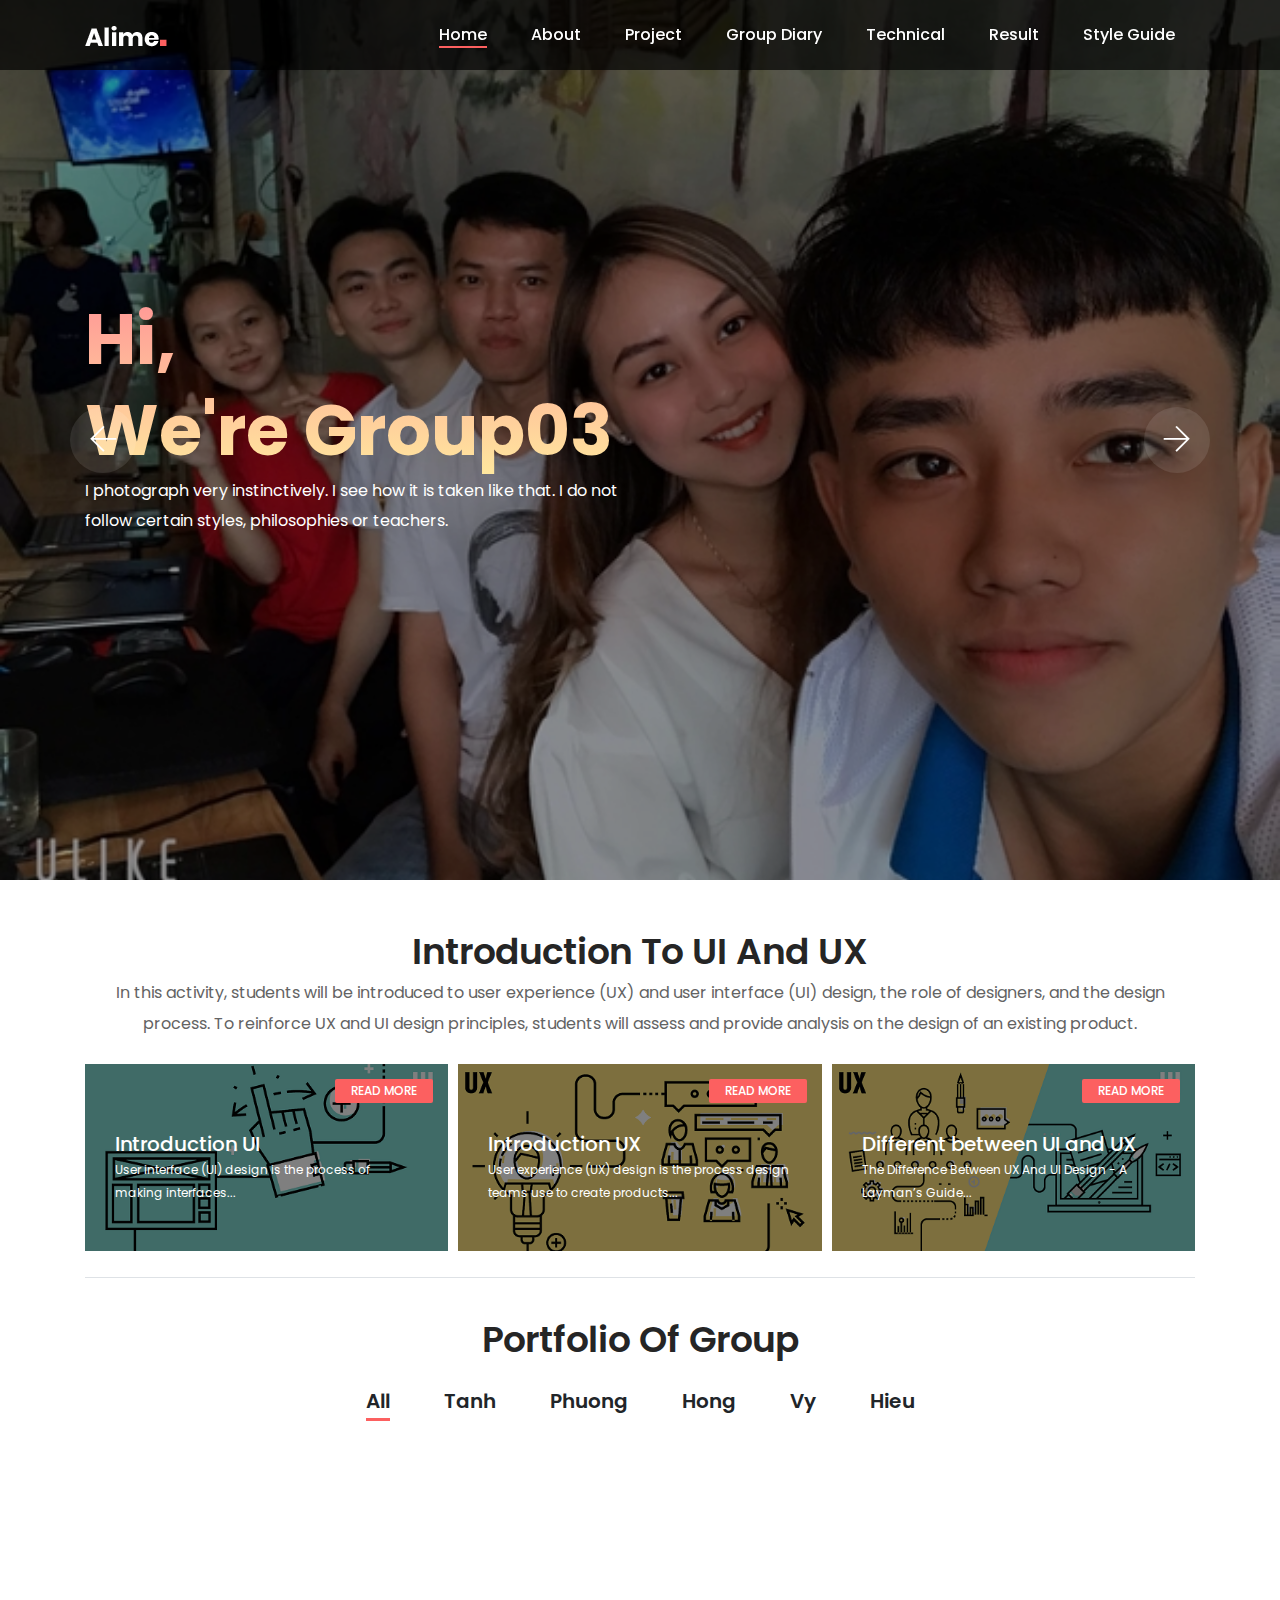
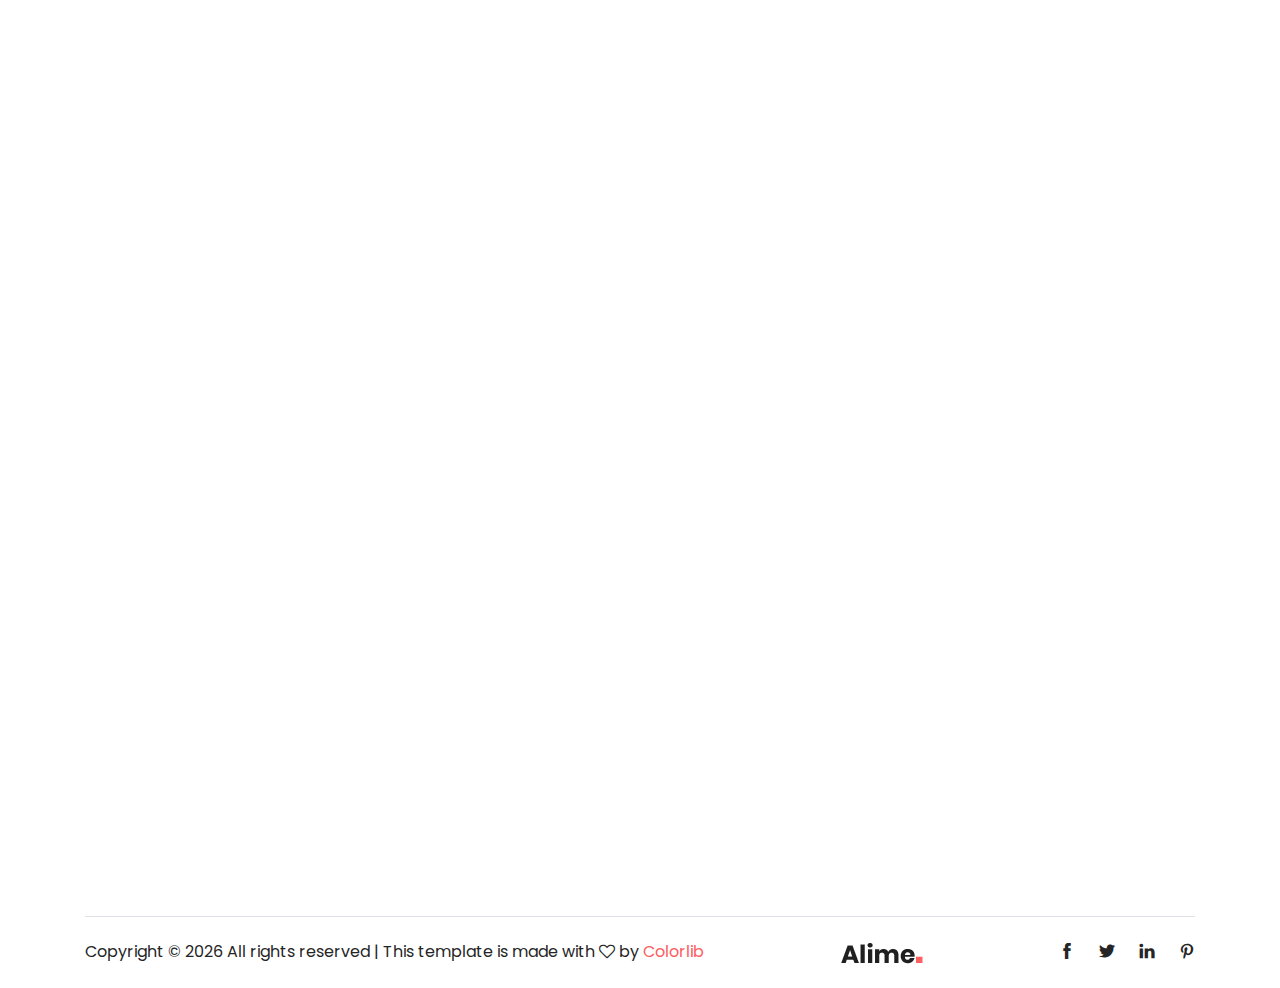
<file: index.html>
<!DOCTYPE html>
<html lang="en">

<head>
    <meta charset="UTF-8">
    <meta name="description" content="">
    <meta http-equiv="X-UA-Compatible" content="IE=edge">
    <meta name="viewport" content="width=device-width, initial-scale=1, shrink-to-fit=no">

    <!-- Title -->
    <title>GROUP 03</title>

    <!-- Favicon -->
    <link rel="icon" href="./img/core-img/favicon.png">

    <!-- Stylesheet -->
    <link rel="stylesheet" href="style.css">
    <link rel="stylesheet" href="css/custom.css">

</head>

<body>
<!-- Preloader -->
<div id="preloader">
    <div class="loader"></div>
</div>
<!-- /Preloader -->

<!-- Header Area Start -->
<header class="header-area">
    <!-- Main Header Start -->
    <div class="main-header-area">
        <div class="classy-nav-container breakpoint-off">
            <div class="container">
                <!-- Classy Menu -->
                <nav class="classy-navbar justify-content-between" id="alimeNav">

                    <!-- Logo -->
                    <a class="nav-brand" href="./index.html"><img src="./img/core-img/logo.png" alt=""></a>

                    <!-- Navbar Toggler -->
                    <div class="classy-navbar-toggler">
                        <span class="navbarToggler"><span></span><span></span><span></span></span>
                    </div>

                    <!-- Menu -->
                    <div class="classy-menu">
                        <!-- Menu Close Button -->
                        <div class="classycloseIcon">
                            <div class="cross-wrap"><span class="top"></span><span class="bottom"></span></div>
                        </div>
                        <!-- Nav Start -->
                        <div class="classynav">
                            <ul id="nav">
                                <li class="active"><a href="./index.html">Home</a></li>
                                <li><a href="./about.html">About</a></li>
                                <li><a href="project.html">Project</a></li>
                                <li><a href="group-diary.html">Group Diary</a></li>
                                <li><a href="technical.html">Technical</a></li>
                                <li><a href="result.html">Result</a></li>
                                <li><a href="styleguide.html">Style Guide</a></li>
                            </ul>

                            <!-- Search Icon -->
                        </div>
                        <!-- Nav End -->
                    </div>
                </nav>
            </div>
        </div>
    </div>
</header>
<!-- Header Area End -->

<!-- Welcome Area Start -->
<section class="welcome-area">
    <div class="welcome-slides owl-carousel">
        <!-- Single Slide -->
        <div class="single-welcome-slide bg-img bg-overlay" style="background-image: url(img/image/slider-1.jpg);">
            <div class="container h-100">
                <div class="row h-100 align-items-center">
                    <!-- Welcome Text -->
                    <div class="col-12 col-lg-8 col-xl-6">
                        <div class="welcome-text">
                            <h2 data-animation="bounceInDown" data-delay="900ms">Hi, <br>We're Group03</h2>
                            <p data-animation="bounceInDown" data-delay="500ms">I
                                photograph very instinctively. I see
                                how it is taken like that. I do not follow certain styles, philosophies or teachers.</p>
                        </div>
                    </div>
                </div>
            </div>
        </div>
        <div class="single-welcome-slide bg-img bg-overlay" style="background-image: url(img/image/slider-1.jpg);">
            <div class="container h-100">
                <div class="row h-100 align-items-center">
                    <!-- Welcome Text -->
                    <div class="col-12 col-lg-8 col-xl-6">
                        <div class="welcome-text">
                            <h2 data-animation="bounceInDown" data-delay="900ms">Hi, <br>We're Group03</h2>
                            <p data-animation="bounceInDown" data-delay="500ms">I photograph very instinctively. I see
                                how it is taken like that. I do not follow certain styles, philosophies or teachers.</p>
                        </div>
                    </div>
                </div>
            </div>
        </div>

    </div>
</section>
<!-- Welcome Area End -->
<!-- Related News Area Start -->
<div class="related-news-area section-padding-50">
    <div class="container">
        <div class="row">
            <div class="col-12 text-center">
                <div class="section-heading">
                    <h2>Introduction to UI and UX</h2>
                    <p>In this activity, students will be introduced to user experience (UX) and user interface (UI)
                        design, the role of designers, and the design process. To reinforce UX and UI design principles,
                        students will assess and provide analysis on the design of an existing product.</p>
                </div>

            </div>
        </div>

        <div class="row">
            <!-- Single Blog Area -->
            <div class="col-12 col-sm-6 col-lg-4">
                <div class="single-post-area">
                    <!-- Post Thumbnail -->
                    <a href="#" class="post-thumbnail"><img src="img/my-img/ui.png" alt=""></a>
                    <!-- Post Catagory -->
                    <a target="_blank" href="https://www.interaction-design.org/literature/topics/ui-design"
                       class="btn post-catagory">Read more</a>
                    <!-- Post Conetent -->
                    <div class="post-content">
                        <a target="_blank" href="https://www.interaction-design.org/literature/topics/ui-design"
                           class="post-title">Introduction UI</a>
                        <div class="post-meta ">
                            <p class="intro">User interface (UI) design is the process of making
                                interfaces...</p>
                        </div>

                    </div>
                </div>
            </div>

            <!-- Single Blog Area -->
            <div class="col-12 col-sm-6 col-lg-4">
                <div class="single-post-area">
                    <!-- Post Thumbnail -->
                    <a href="#" class="post-thumbnail"><img src="img/my-img/ux.png" alt=""></a>
                    <!-- Post Catagory -->
                    <a target="_blank" href="https://www.interaction-design.org/literature/topics/ux-design"
                       class="btn post-catagory">Read more</a>
                    <!-- Post Conetent -->
                    <div class="post-content">
                        <a target="_blank" href="https://www.interaction-design.org/literature/topics/ux-design"
                           class="post-title">Introduction UX</a>
                        <div class="post-meta">
                            <p class="intro">User experience (UX) design is the process design teams use to
                                create products...</p>
                        </div>

                    </div>
                </div>
            </div>

            <!-- Single Blog Area -->
            <div class="col-12 col-sm-6 col-lg-4">
                <div class="single-post-area">
                    <!-- Post Thumbnail -->
                    <a href="#" class="post-thumbnail"><img src="img/my-img/different.png" alt=""></a>
                    <!-- Post Catagory -->
                    <a target="_blank"
                       href="https://careerfoundry.com/en/blog/ux-design/the-difference-between-ux-and-ui-design-a-laymans-guide/"
                       class="btn post-catagory">Read more</a>
                    <!-- Post Conetent -->
                    <div class="post-content">
                        <a target="_blank"
                           href="https://careerfoundry.com/en/blog/ux-design/the-difference-between-ux-and-ui-design-a-laymans-guide/"
                           class="post-title">Different between UI and UX</a>
                        <div class="post-meta">
                            <p class="intro">The Difference Between UX And UI Design - A Layman’s Guide...</p>

                        </div>

                    </div>
                </div>
            </div>
        </div>
                <div class="border-top mt-3"></div>
    </div>
</div>
<!-- Related News Area End -->
<!-- Gallery Area Start -->
<div class="alime-portfolio-area clearfix">
    <div class="container">
        <div class="row">
            <div class="col-12 text-center">
                <div class="section-heading">
                    <h2>Portfolio Of Group</h2>
                </div>
            </div>
        </div>

        <div class="row">
            <div class="col-12">
                <!-- Projects Menu -->
                <div class="alime-projects-menu">
                    <div class="portfolio-menu text-center">
                        <button class="btn active" data-filter="*">All</button>
                        <button class="btn" data-filter=".tanh">Tanh</button>
                        <button class="btn" data-filter=".phuong">Phuong</button>
                        <button class="btn" data-filter=".hong">Hong</button>
                        <button class="btn" data-filter=".vy">Vy</button>
                        <button class="btn" data-filter=".hieu">Hieu</button>
                    </div>
                </div>
            </div>
        </div>

        <div class="row alime-portfolio">
            <!-- Single Gallery Item -->
            <div class="col-12 col-sm-6 col-lg-3 single_gallery_item tanh mb-30 wow fadeInUp" data-wow-delay="100ms">
                <div class="single-portfolio-content">
                    <img src="img/image/img1.jpg" height="407" width="599" alt="">
                    <div class="hover-content">
                        <a href="img/image/img1.jpg" class="portfolio-img">+</a>
                    </div>
                </div>
            </div>

            <!-- Single Gallery Item -->

            <div class="col-12 col-sm-6 col-lg-3 single_gallery_item video phuong mb-30 wow fadeInUp"
                 data-wow-delay="300ms">
                <div class="single-portfolio-content">
                    <img src="img/image/img8.jpg" height="600" width="600" alt="">
                    <div class="hover-content">
                        <a href="img/image/img8.jpg" class="portfolio-img">+</a>
                    </div>
                </div>
            </div>

            <!-- Single Gallery Item -->


            <div class="col-12 col-sm-6 col-lg-3 single_gallery_item country mb-30 wow fadeInUp" data-wow-delay="500ms">
                <div class="single-portfolio-content">
                    <img src="img/image/img12.jpg" alt="">
                    <div class="hover-content">
                        <a href="img/image/img12.jpg" class="portfolio-img">+</a>
                    </div>
                </div>
            </div>

            <!-- Single Gallery Item -->

            <div class="col-12 col-sm-6 col-lg-3 single_gallery_item hieu mb-30 wow fadeInUp" data-wow-delay="700ms">
                <div class="single-portfolio-content">
                    <img src="img/image/img3.jpg" alt="">
                    <div class="hover-content">
                        <a href="img/image/img3.jpg" class="portfolio-img">+</a>
                    </div>
                </div>
            </div>

            <!-- Single Gallery Item -->

            <div class="col-12 col-sm-6 col-lg-3 single_gallery_item hong mb-30 wow fadeInUp" data-wow-delay="100ms">
                <div class="single-portfolio-content">
                    <img src="img/image/img10.jpg" alt="">
                    <div class="hover-content">
                        <a href="img/image/img10.jpg" class="portfolio-img">+</a>
                    </div>
                </div>
            </div>

            <!-- Single Gallery Item -->

            <div class="col-12 col-sm-6 col-lg-3 single_gallery_item vy country mb-30 wow fadeInUp"
                 data-wow-delay="300ms">
                <div class="single-portfolio-content">
                    <img src="img/image/img5.jpg" alt="">
                    <div class="hover-content">
                        <a href="img/image/img5.jpg" class="portfolio-img">+</a>
                    </div>
                </div>
            </div>

            <!-- Single Gallery Item -->

            <div class="col-12 col-sm-6 col-lg-3 single_gallery_item tanh mb-30 wow fadeInUp" data-wow-delay="500ms">
                <div class="single-portfolio-content">
                    <img src="img/image/img11.jpg" alt="">
                    <div class="hover-content">
                        <a href="img/image/img11.jpg" class="portfolio-img">+</a>
                    </div>
                </div>
            </div>

            <!-- Single Gallery Item -->


            <div class="col-12 col-sm-6 col-lg-3 single_gallery_item phuong mb-30 wow fadeInUp" data-wow-delay="700ms">
                <div class="single-portfolio-content">
                    <img src="img/image/img7.JPG" alt="">
                    <div class="hover-content">
                        <a href="img/image/img7.JPG" class="portfolio-img">+</a>
                    </div>
                </div>
            </div>

            <!-- Single Gallery Item -->


            <div class="col-12 col-sm-6 col-lg-6 single_gallery_item video hong mb-30 wow fadeInUp"
                 data-wow-delay="100ms">
                <div class="single-portfolio-content">
                    <img src="img/image/img9.jpg" alt="">
                    <div class="hover-content">
                        <a href="img/image/img9.jpg" class="portfolio-img">+</a>
                    </div>
                </div>
            </div>

            <!-- Single Gallery Item -->

            <div class="col-12 col-sm-6 col-lg-3 single_gallery_item hieu mb-30 wow fadeInUp" data-wow-delay="300ms">
                <div class="single-portfolio-content">
                    <img src="img/image/img4.jpg" alt="">
                    <div class="hover-content">
                        <a href="img/image/img4.jpg" class="portfolio-img">+</a>
                    </div>
                </div>
            </div>

            <!-- Single Gallery Item -->

            <div class="col-12 col-sm-6 col-lg-3 tanh single_gallery_item tanh mb-30 wow fadeInUp"
                 data-wow-delay="500ms">
                <div class="single-portfolio-content">
                    <img src="img/image/img2.jpg" alt="">
                    <div class="card-img hover-content">
                        <a href="img/image/img2.jpg" class="portfolio-img">+</a>
                    </div>
                </div>
            </div>
        </div>

        <div class="row">
            <div class="col-12 text-center wow fadeInUp" data-wow-delay="700ms">
                <a href="#" class="btn alime-btn btn-2 mt-15">View More</a>
            </div>
        </div>
    </div>
</div>
<!-- Gallery Area End -->


<!-- Footer Area Start -->
<footer class="footer-area">
    <div class="container">
        <div class="row">

            <div class="col-12">
                <div class="border-top mt-5"></div>
                <div class="footer-content d-flex align-items-center justify-content-between">
                    <!-- Copywrite Text -->
                    <div class="copywrite-text">
                        <p>
                            <!-- Link back to Colorlib can't be removed. Template is licensed under CC BY 3.0. -->
                            Copyright &copy;
                            <script>document.write(new Date().getFullYear());</script>
                            All rights reserved | This template is made with <i class="fa fa-heart-o"
                                                                                aria-hidden="true"></i> by <a
                                href="https://colorlib.com"
                                target="_blank">Colorlib</a>
                            <!-- Link back to Colorlib can't be removed. Template is licensed under CC BY 3.0. -->
                        </p>
                    </div>
                    <!-- Footer Logo -->
                    <div class="footer-logo">
                        <a href="#"><img src="img/core-img/logo2.png" alt=""></a>
                    </div>
                    <!-- Social Info -->
                    <div class="social-info">
                        <a href="#"><i class="ti-facebook" aria-hidden="true"></i></a>
                        <a href="#"><i class="ti-twitter-alt" aria-hidden="true"></i></a>
                        <a href="#"><i class="ti-linkedin" aria-hidden="true"></i></a>
                        <a href="#"><i class="ti-pinterest" aria-hidden="true"></i></a>
                    </div>
                </div>
            </div>
        </div>
    </div>
</footer>
<!-- Footer Area End -->
<!-- **** All JS Files ***** -->
<!-- jQuery 2.2.4 -->
<script src="js/jquery.min.js"></script>
<!-- Popper -->
<script src="js/popper.min.js"></script>
<!-- Bootstrap -->
<script src="js/bootstrap.min.js"></script>
<!-- All Plugins -->
<script src="js/alime.bundle.js"></script>
<!-- Active -->
<script src="js/default-assets/active.js"></script>

</body>

</html>
</file>
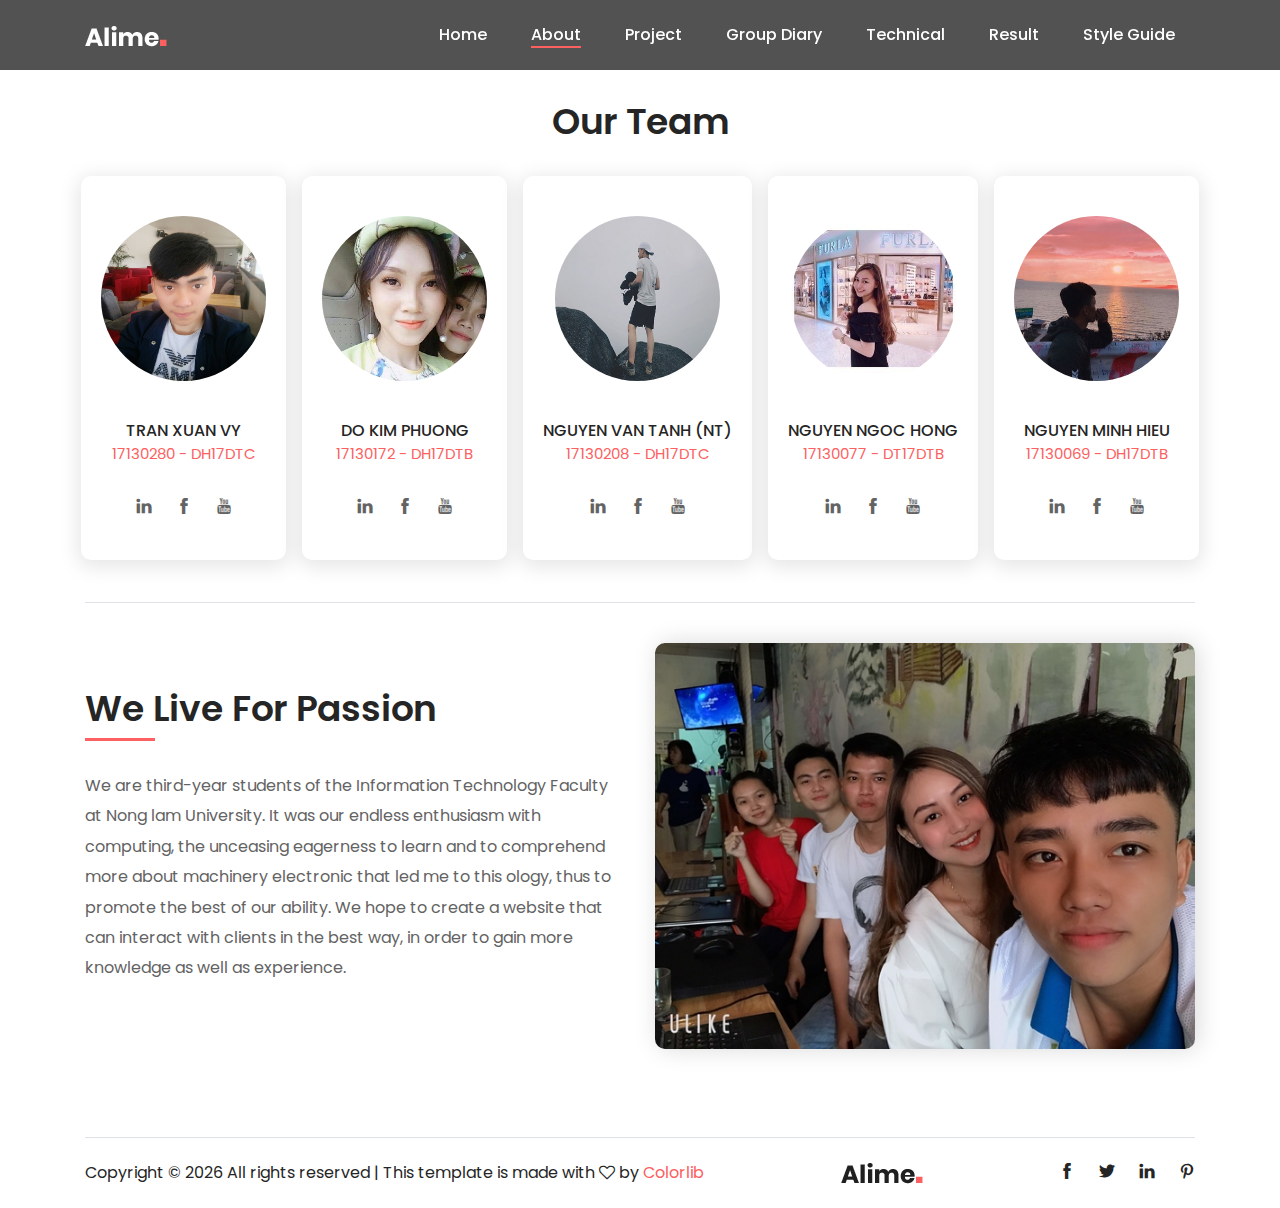
<file: about.html>
<!DOCTYPE html>
<html lang="en">

<head>
    <meta charset="UTF-8">
    <meta name="description" content="">
    <meta http-equiv="X-UA-Compatible" content="IE=edge">
    <meta name="viewport" content="width=device-width, initial-scale=1, shrink-to-fit=no">

    <!-- Title -->
    <title>GROUP 03 - About</title>

    <!-- Favicon -->
    <link rel="icon" href="./img/core-img/favicon.png">

    <!-- Stylesheet -->
    <link rel="stylesheet" href="style.css">
    <link rel="stylesheet" href="css/custom.css">

</head>

<body>
<!-- Preloader -->
<div id="preloader">
    <div class="loader"></div>
</div>
<!-- /Preloader -->


<!-- Header Area Start -->
<header class="header-area">
    <!-- Main Header Start -->
    <div class="main-header-area">
        <div class="classy-nav-container breakpoint-off">
            <div class="container">
                <!-- Classy Menu -->
                <nav class="classy-navbar justify-content-between" id="alimeNav">

                    <!-- Logo -->
                    <a class="nav-brand" href="./index.html"><img src="./img/core-img/logo.png" alt=""></a>

                    <!-- Navbar Toggler -->
                    <div class="classy-navbar-toggler">
                        <span class="navbarToggler"><span></span><span></span><span></span></span>
                    </div>

                    <!-- Menu -->
                    <div class="classy-menu">
                        <!-- Menu Close Button -->
                        <div class="classycloseIcon">
                            <div class="cross-wrap"><span class="top"></span><span class="bottom"></span></div>
                        </div>
                        <!-- Nav Start -->
                        <div class="classynav">
                            <ul id="nav">
                                <li><a href="./index.html">Home</a></li>
                                <li class="active"><a href="./about.html">About</a></li>
                                <li><a href="project.html">Project</a></li>
                                <li><a href="group-diary.html">Group Diary</a></li>
                                <li><a href="technical.html">Technical</a></li>
                                <li><a href="result.html">Result</a></li>
                                <li><a href="styleguide.html">Style Guide</a></li>
                            </ul>

                            <!-- Search Icon -->
                        </div>
                        <!-- Nav End -->
                    </div>
                </nav>
            </div>
        </div>
    </div>
</header>
<!-- Header Area End -->
<section class="our-team-area section-padding-100-0">
    <div class="container">
        <div class="row ">
            <div class="col-12">
                <div class="section-heading text-center wow fadeInUp" data-wow-delay="100ms"
                     style="visibility: visible; animation-delay: 100ms; animation-name: fadeInUp;">
                    <h2>Our Team</h2>
                </div>
            </div>
        </div>
        <div class="row justify-content-center align-items-center ">

            <div class="p-2 order-4 order-xl-1">
                <div class="team-content-area text-center mb-30 wow fadeInUp" data-wow-delay="100ms">
                    <div class="member-thumb">
                        <img src="img/image/img6.jpg" alt="">
                    </div>
                    <h5>TRAN XUAN VY</h5>
                    <span>17130280 - DH17DTC</span>
                    <div class="member-social-info">
                        <a href="https://tranvy.tk" target="_blank"><i class="ti-linkedin"></i></a>
                        <a href="https://www.facebook.com/profile.php?id=100010901313464" target="_blank"><i
                                class="ti-facebook"></i></a>
                        <a href="#"><i class="ti-youtube"></i></a>
                    </div>
                </div>
            </div>

            <div class="p-2 order-4 order-xl-1">
                <div class="team-content-area text-center mb-30 wow fadeInUp" data-wow-delay="100ms">
                    <div class="member-thumb">
                        <img src="img/image/img7.JPG" alt="">
                    </div>
                    <h5>DO KIM PHUONG</h5>
                    <span>17130172 - DH17DTB</span>
                    <div class="member-social-info">
                        <a href="http://dokimphuong.tk" target="_blank"><i class="ti-linkedin"></i></a>
                        <a href="https://www.facebook.com/profile.php?id=100008539411118" target="_blank"><i
                                class="ti-facebook"></i></a>
                        <a href="#"><i class="ti-youtube"></i></a>
                    </div>
                </div>
            </div>

            <div class="p-2 order-4 order-xl-1">
                <div class="team-content-area text-center mb-30 wow fadeInUp" data-wow-delay="100ms">
                    <div class="member-thumb">
                        <img src="img/image/img11.jpg" alt="">
                    </div>
                    <h5>NGUYEN VAN TANH (NT)</h5>
                    <span>17130208 - DH17DTC</span>
                    <div class="member-social-info">
                        <a href="http://kingtxx98.tk" target="_blank"><i class="ti-linkedin"></i></a>
                        <a href="https://www.facebook.com/kingtxx98" target="_blank"><i class="ti-facebook"></i></a>
                        <a href="#"><i class="ti-youtube"></i></a>
                    </div>
                </div>
            </div>

            <div class="p-2 order-4 order-xl-1">
                <div class="team-content-area text-center mb-30 wow fadeInUp" data-wow-delay="100ms">
                    <div class="member-thumb">
                        <img src="img/image/huahong.jpg" alt="">
                    </div>
                    <h5>NGUYEN NGOC HONG</h5>
                    <span>17130077 - DT17DTB</span>
                    <div class="member-social-info">
                        <a href="http://huahong2803.tk" target="_blank"><i class="ti-linkedin"></i></a>
                        <a href="https://www.facebook.com/profile.php?id=100010251554468" target="_blank"><i
                                class="ti-facebook"></i></a>
                        <a href="#"><i class="ti-youtube"></i></a>
                    </div>
                </div>
            </div>
            <div class="p-2 order-4 order-xl-1">
                <div class="team-content-area text-center mb-30 wow fadeInUp" data-wow-delay="100ms">
                    <div class="member-thumb">
                        <img src="img/image/minhhieu.jpg" alt="">
                    </div>
                    <h5>NGUYEN MINH HIEU</h5>
                    <span>17130069 - DH17DTB</span>
                    <div class="member-social-info">
                        <a href="https://nevlik.tk" target="_blank"><i class="ti-linkedin"></i></a>
                        <a href="https://www.facebook.com/profile.php?id=100011611995243" target="_blank"><i
                                class="ti-facebook"></i></a>
                        <a href="#"><i class="ti-youtube"></i></a>
                    </div>
                </div>
            </div>
        </div>
        <div class="border-top mt-1"></div>
    </div>
</section>

<!-- About Us Area Start -->
<div class="about-us-area">
    <div class="container mt-40">

        <div class="row align-items-center">

            <div class="col-12 col-lg-6">
                <div class="about-us-content">
                    <h3 class="wow fadeInUp" data-wow-delay="100ms">We Live For Passion</h3>
                    <div class="line wow fadeInUp" data-wow-delay="200ms"></div>
                    <p class="wow fadeInUp" data-wow-delay="300ms">We are third-year students of the Information
                        Technology Faculty at Nong lam University. It was our endless enthusiasm with computing, the
                        unceasing eagerness to learn and to comprehend more about machinery electronic that led me
                        to this ology, thus to promote the best of our ability. We hope to create a website that can
                        interact with clients in the best way, in order to gain more knowledge as well as
                        experience.</p>
                    <a class="btn alime-btn btn-2 wow fadeInUp" data-wow-delay="500ms" href="#">Contact Us</a>
                </div>
            </div>
            <div class="col-12 col-lg-6">
                <div class="about-video-area mb-40 wow fadeInUp" data-wow-delay="100ms">
                    <img src="img/image/slider-1.jpg" alt="">
                </div>
            </div>


        </div>
    </div>
</div>
<!-- About Us Area End -->


<!-- Footer Area Start -->
<footer class="footer-area">
    <div class="container">
        <div class="row">

            <div class="col-12">
                <div class="border-top mt-5"></div>
                <div class="footer-content d-flex align-items-center justify-content-between">
                    <!-- Copywrite Text -->
                    <div class="copywrite-text">
                        <p>
                            <!-- Link back to Colorlib can't be removed. Template is licensed under CC BY 3.0. -->
                            Copyright &copy;
                            <script>document.write(new Date().getFullYear());</script>
                            All rights reserved | This template is made with <i class="fa fa-heart-o"
                                                                                aria-hidden="true"></i> by <a
                                href="https://colorlib.com"
                                target="_blank">Colorlib</a>
                            <!-- Link back to Colorlib can't be removed. Template is licensed under CC BY 3.0. -->
                        </p>
                    </div>
                    <!-- Footer Logo -->
                    <div class="footer-logo">
                        <a href="#"><img src="img/core-img/logo2.png" alt=""></a>
                    </div>
                    <!-- Social Info -->
                    <div class="social-info">
                        <a href="#"><i class="ti-facebook" aria-hidden="true"></i></a>
                        <a href="#"><i class="ti-twitter-alt" aria-hidden="true"></i></a>
                        <a href="#"><i class="ti-linkedin" aria-hidden="true"></i></a>
                        <a href="#"><i class="ti-pinterest" aria-hidden="true"></i></a>
                    </div>
                </div>
            </div>
        </div>
    </div>
</footer>
<!-- Footer Area End -->

<!-- **** All JS Files ***** -->
<!-- jQuery 2.2.4 -->
<script src="js/jquery.min.js"></script>
<!-- Popper -->
<script src="js/popper.min.js"></script>
<!-- Bootstrap -->
<script src="js/bootstrap.min.js"></script>
<!-- All Plugins -->
<script src="js/alime.bundle.js"></script>
<!-- Active -->
<script src="js/default-assets/active.js"></script>

</body>

</html>
</file>
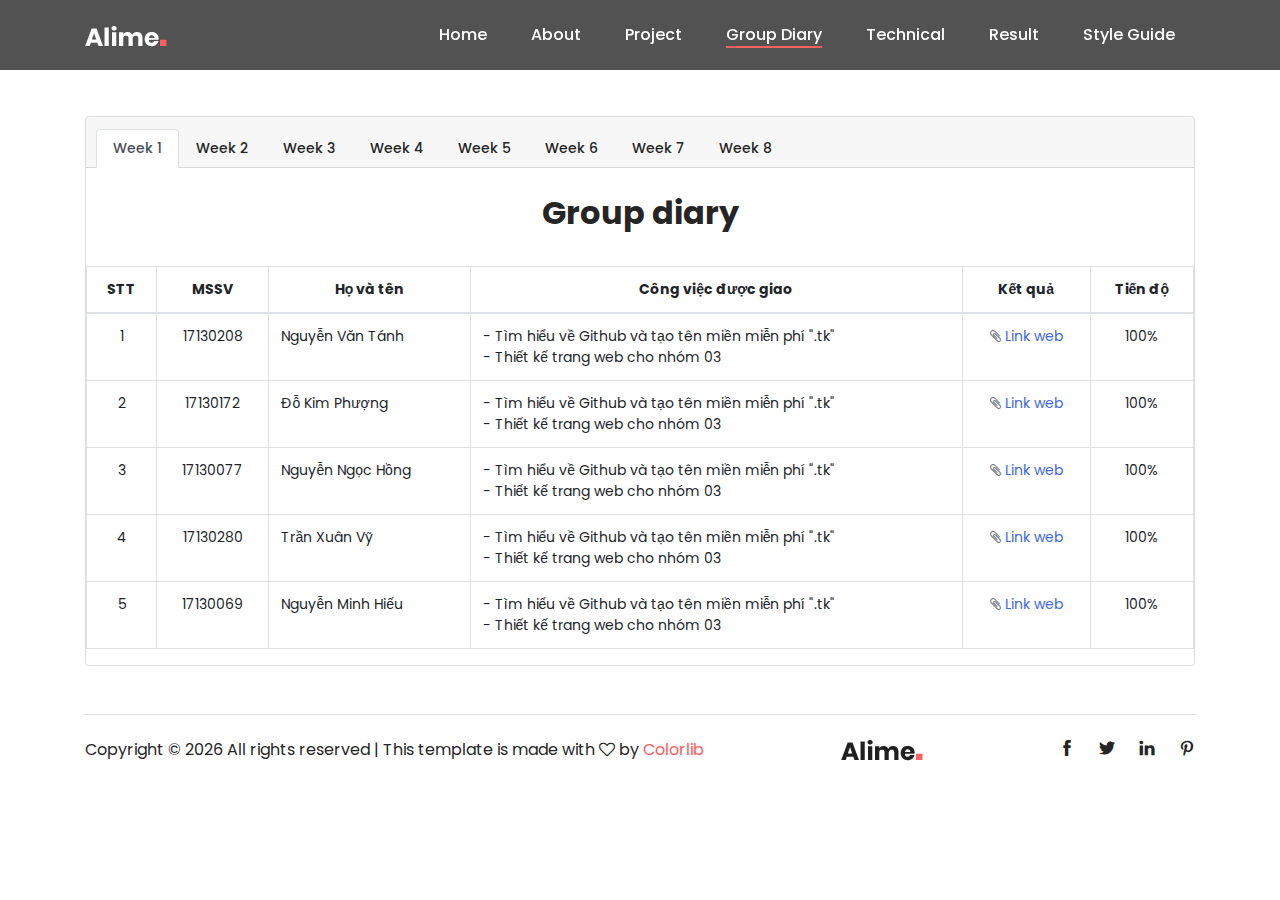
<file: group-diary.html>
<!DOCTYPE html>
<html lang="en">

<head>
    <meta charset="UTF-8">
    <meta name="description" content="">
    <meta http-equiv="X-UA-Compatible" content="IE=edge">
    <meta name="viewport" content="width=device-width, initial-scale=1, shrink-to-fit=no">

    <!-- Title -->
    <title>GROUP 03 - Group Diary</title>

    <!-- Favicon -->
    <link rel="icon" href="./img/core-img/favicon.png">

    <!-- Stylesheet -->
    <link rel="stylesheet" href="style.css">

</head>

<body>
<!-- Preloader -->
<div id="preloader">
    <div class="loader"></div>
</div>
<!-- /Preloader -->


<!-- Header Area Start -->
<header class="header-area">
    <!-- Main Header Start -->
    <div class="main-header-area">
        <div class="classy-nav-container breakpoint-off">
            <div class="container">
                <!-- Classy Menu -->
                <nav class="classy-navbar justify-content-between" id="alimeNav">

                    <!-- Logo -->
                    <a class="nav-brand" href="./index.html"><img src="./img/core-img/logo.png" alt=""></a>

                    <!-- Navbar Toggler -->
                    <div class="classy-navbar-toggler">
                        <span class="navbarToggler"><span></span><span></span><span></span></span>
                    </div>

                    <!-- Menu -->
                    <div class="classy-menu">
                        <!-- Menu Close Button -->
                        <div class="classycloseIcon">
                            <div class="cross-wrap"><span class="top"></span><span class="bottom"></span></div>
                        </div>
                        <!-- Nav Start -->
                        <div class="classynav">
                            <ul id="nav">
                                <li><a href="./index.html">Home</a></li>
                                <li><a href="./about.html">About</a></li>
                                <li><a href="project.html">Project</a></li>
                                <li class="active"><a href="group-diary.html">Group Diary</a></li>
                                <li><a href="technical.html">Technical</a></li>
                                <li><a href="result.html">Result</a></li>
                                <li><a href="styleguide.html">Style Guide</a></li>
                            </ul>

                            <!-- Search Icon -->
                        </div>
                        <!-- Nav End -->
                    </div>
                </nav>
            </div>
        </div>
    </div>
</header>
<!-- Header Area End -->

<!--Section tab group diary-->
<div class="section-padding-100-0">
    <div class="container">
        <div class="row">
            <div class=" col-12 d-flex justify-content-center">
                <div class="col-12 p-0">
                    <div class="card mt-3 tab-card">
                        <div class="card-header">
                            <ul class="nav nav-tabs card-header-tabs" id="myTab" role="tablist">
                                <li class="nav-item">
                                    <a class="nav-link active" id="week1" data-toggle="tab" href="#one" role="tab"
                                       aria-controls="One" aria-selected="true">Week 1</a>
                                </li>
                                <li class="nav-item">
                                    <a class="nav-link" id="week2" data-toggle="tab" href="#two" role="tab"
                                       aria-controls="Two" aria-selected="false">Week 2</a>
                                </li>
                                <li class="nav-item">
                                    <a class="nav-link" id="week3" data-toggle="tab" href="#three" role="tab"
                                       aria-controls="Three" aria-selected="false">Week 3</a>
                                </li>
                                <li class="nav-item">
                                    <a class="nav-link" id="week4" data-toggle="tab" href="#four" role="tab"
                                       aria-controls="Four" aria-selected="false">Week 4</a>
                                </li>
                                <li class="nav-item">
                                    <a class="nav-link" id="week5" data-toggle="tab" href="#five" role="tab"
                                       aria-controls="Five" aria-selected="false">Week 5</a>
                                </li>
                                <li class="nav-item">
                                    <a class="nav-link" id="week6" data-toggle="tab" href="#six" role="tab"
                                       aria-controls="Six" aria-selected="false">Week 6</a>
                                </li>
                                <li class="nav-item">
                                    <a class="nav-link" id="week7" data-toggle="tab" href="#seven" role="tab"
                                       aria-controls="Seven" aria-selected="false">Week 7</a>
                                </li>
                                <li class="nav-item">
                                    <a class="nav-link" id="week8" data-toggle="tab" href="#eight" role="tab"
                                       aria-controls="Eight" aria-selected="false">Week 8</a>
                                </li>
                            </ul>
                        </div>

                        <div class="tab-content" id="myTabContent">
                            <div class="tab-pane fade show active" id="one" role="tabpanel" aria-labelledby="week1">
                                <div class="col-12 p-0">
                                    <h2 class="text-center font-weight-bold py-4">
                                        Group diary</h2>
                                    <div class="">
                                        <div class="table-editable">
                                            <table class="table table-bordered table-responsive-md text-center">
                                                <thead>
                                                <tr>
                                                    <th>STT</th>
                                                    <th>MSSV</th>
                                                    <th>Họ và tên</th>
                                                    <th>Công việc được giao</th>
                                                    <th>Kết quả</th>
                                                    <th>Tiến độ</th>
                                                </tr>
                                                </thead>
                                                <tbody>
                                                <tr>
                                                    <td>1</td>
                                                    <td>17130208</td>
                                                    <td class="text-left">Nguyễn Văn Tánh</td>
                                                    <td class="text-left">- Tìm hiểu về Github và tạo tên miền miễn phí
                                                        ".tk"<br>-
                                                        Thiết
                                                        kế
                                                        trang web cho nhóm 03
                                                    </td>
                                                    <td>
                                                        <a href="http://kingtxx98.tk" target="_blank"
                                                           class="fa fa-paperclip text-muted"><span> Link
                                                                        web</span></a>
                                                    </td>
                                                    <td>100%</td>
                                                </tr>
                                                <tr>
                                                    <td>2</td>
                                                    <td>17130172</td>
                                                    <td class="text-left">Đỗ Kim Phượng</td>
                                                    <td class="text-left">- Tìm hiểu về Github và tạo tên miền miễn phí
                                                        ".tk"<br>-
                                                        Thiết
                                                        kế
                                                        trang web cho nhóm 03
                                                    </td>
                                                    <td>
                                                        <a href="http://dokimphuong.tk" target="_blank"
                                                           class="fa fa-paperclip text-muted"><span> Link
                                                                        web</span></a>
                                                    </td>
                                                    <td>100%</td>
                                                </tr>
                                                <tr>
                                                    <td>3</td>
                                                    <td>17130077</td>
                                                    <td class="text-left">Nguyễn Ngọc Hồng</td>
                                                    <td class="text-left">- Tìm hiểu về Github và tạo tên miền miễn phí
                                                        ".tk"<br>-
                                                        Thiết
                                                        kế
                                                        trang web cho nhóm 03
                                                    </td>
                                                    <td>
                                                        <a href="http://huahong2803.tk" target="_blank"
                                                           class="fa fa-paperclip text-muted"><span> Link
                                                                        web</span></a>
                                                    </td>
                                                    <td>100%</td>
                                                </tr>

                                                <tr>
                                                    <td>4</td>
                                                    <td>17130280</td>
                                                    <td class="text-left">Trần Xuân Vỹ</td>
                                                    <td class="text-left">- Tìm hiểu về Github và tạo tên miền miễn phí
                                                        ".tk"<br>-
                                                        Thiết
                                                        kế
                                                        trang web cho nhóm 03
                                                    </td>
                                                    <td>
                                                        <a href="http://tranvy.tk" target="_blank"
                                                           class="fa fa-paperclip text-muted"><span> Link
                                                                        web</span></a>
                                                    </td>
                                                    <td>100%</td>
                                                </tr>
                                                <tr>
                                                    <td>5</td>
                                                    <td>17130069</td>
                                                    <td class="text-left">Nguyễn Minh Hiếu</td>
                                                    <td class="text-left">- Tìm hiểu về Github và tạo tên miền miễn phí
                                                        ".tk"<br>-
                                                        Thiết kế
                                                        trang web cho nhóm 03
                                                    </td>
                                                    <td>
                                                        <a href="http://nevlik.tk" target="_blank"
                                                           class="fa fa-paperclip text-muted"><span> Link
                                                                    web</span></a>
                                                    </td>
                                                    <td>100%</td>
                                                </tr>
                                                </tbody>
                                            </table>
                                        </div>
                                    </div>
                                </div>
                            </div>
                            <div class="tab-pane fade " id="two" role="tabpanel" aria-labelledby="week2">
                                <div class="col-12 p-0">
                                    <h2 class="text-center font-weight-bold py-4">
                                        Group diary</h2>
                                    <div class="">
                                        <div class="table-editable">
                                            <table class="table table-bordered table-responsive-md text-center">
                                                <thead>
                                                <tr>
                                                    <th>STT</th>
                                                    <th>MSSV</th>
                                                    <th>Họ và tên</th>
                                                    <th>Công việc được giao</th>
                                                    <th>Kết quả</th>
                                                    <th>Tiến độ</th>
                                                </tr>
                                                </thead>
                                                <tbody>
                                                <tr>
                                                    <td>1</td>
                                                    <td>17130208</td>
                                                    <td class="text-left">Nguyễn Văn Tánh</td>
                                                    <td class="text-left">- Tìm hiểu về giao diện trang chủ của các trang người giúp
                                                        việc
                                                    </td>
                                                    <td>Hoàn thành</td>
                                                    <td>100%</td>
                                                </tr>
                                                <tr>
                                                    <td>2</td>
                                                    <td>17130172</td>
                                                    <td class="text-left">Đỗ Kim Phượng</td>
                                                    <td class="text-left">- Tìm hiểu về hoạt động login của các trang người giúp
                                                        việc
                                                    </td>
                                                    <td>Hoàn thành</td>
                                                    <td>100%</td>
                                                </tr>
                                                <tr>
                                                    <td>3</td>
                                                    <td>17130077</td>
                                                    <td class="text-left">Nguyễn Ngọc Hồng</td>
                                                    <td class="text-left">- Tìm hiểu về cách người dùng sử dụng trang người giúp
                                                        việc
                                                    </td>
                                                    <td>Hoàn thành</td>
                                                    <td>100%</td>
                                                </tr>

                                                <tr>
                                                    <td>4</td>
                                                    <td>17130280</td>
                                                    <td class="text-left">Trần Xuân Vỹ</td>
                                                    <td class="text-left">- Tìm hiểu về cách hiển thị thông tin người giúp việc</td>
                                                    <td>Hoàn thành</td>
                                                    <td>100%</td>
                                                </tr>
                                                <tr>
                                                    <td>5</td>
                                                    <td>17130069</td>
                                                    <td class="text-left">Nguyễn Minh Hiếu</td>
                                                    <td class="text-left">- Tìm hiểu cách thức người dùng tiếp cận người giúp việc
                                                    </td>
                                                    <td>Hoàn thành</td>
                                                    <td>100%</td>
                                                </tr>
                                                </tbody>
                                            </table>
                                        </div>
                                    </div>
                                    <h2 class="text-center font-weight-bold py-4">
                                        Group photo</h2>
                                    <div class="m-auto col-8">
                                        <div class="card-item-img text-center mb-3">
                                            <img src="img/my-img/chucnang.jpg"/></div>
                                    </div>

                                </div>
                            </div>
                            <div class="tab-pane fade " id="three" role="tabpanel" aria-labelledby="week3">
                                <div class="col-12 p-0">
                                    <h2 class="text-center font-weight-bold py-4">
                                        Group diary</h2>
                                    <div class="">
                                        <div class="table-editable">
                                            <table class="table table-bordered table-responsive-md text-center">
                                                <thead>
                                                <tr>
                                                    <th>STT</th>
                                                    <th>MSSV</th>
                                                    <th>Họ và tên</th>
                                                    <th>Công việc được giao</th>
                                                    <th>Kết quả</th>
                                                    <th>Tiến độ</th>
                                                </tr>
                                                </thead>
                                                <tbody>
                                                <tr>
                                                    <td>1</td>
                                                    <td>17130208</td>
                                                    <td class="text-left">Nguyễn Văn Tánh</td>
                                                    <td class="text-left">- Hoàn chỉnh trang web nhóm (Home, About, Contact).<br>
                                                        - Lập danh sách chức năng của trang web người giúp việc.<br>
                                                        - Vẽ figma + vẽ giấy cho chức năng Sign In.
                                                    </td>
                                                    <td class="text-left"><a target="_blank" href="project.html"
                                                           class="fa fa-paperclip text-muted"><span> Chức
                                                                        năng</span></a>
                                                    </td>
                                                    <td>100%</td>
                                                </tr>
                                                <tr>
                                                    <td>2</td>
                                                    <td>17130172</td>
                                                    <td class="text-left">Đỗ Kim Phượng</td>
                                                    <td class="text-left">- Hoàn chỉnh trang web nhóm (Project, Group Diary).<br>
                                                        - Lập danh sách chức năng của trang web người giúp việc.<br>
                                                        - Vẽ figma + vẽ giấy cho chức năng Sign Up.
                                                    </td>
                                                    <td class="text-left"><a target="_blank" href="project.html"
                                                           class="fa fa-paperclip text-muted"><span> Chức
                                                                        năng</span></a>
                                                    </td>
                                                    <td>100%</td>
                                                </tr>
                                                <tr>
                                                    <td>3</td>
                                                    <td>17130077</td>
                                                    <td class="text-left">Nguyễn Ngọc Hồng</td>
                                                    <td class="text-left">- Hoàn chỉnh trang web nhóm (Cập nhật ảnh nhóm).<br>
                                                        - Lập danh sách chức năng của trang web người giúp việc.<br>
                                                        - Vẽ figma + vẽ giấy cho chức năng Forgot Password..
                                                    </td>
                                                    <td class="text-left"><a target="_blank" href="project.html"
                                                           class="fa fa-paperclip text-muted"><span> Chức
                                                                        năng</span></a>
                                                    </td>
                                                    <td>100%</td>
                                                </tr>
                                                <tr>
                                                    <td>4</td>
                                                    <td>17130280</td>
                                                    <td class="text-left">Trần Xuân Vỹ</td>
                                                    <td class="text-left">- Hiện thực chức năng Sign Up</td>
                                                    <td class="text-left"><a target="_blank" href="http://housecare.tk/sign-up.html"
                                                           class="fa fa-paperclip text-muted"><span>
                                                                        Sign Up</span></a>
                                                    </td>
                                                    <td>100%</td>
                                                </tr>
                                                <tr>
                                                    <td>5</td>
                                                    <td>17130069</td>
                                                    <td class="text-left">Nguyễn Minh Hiếu</td>
                                                    <td class="text-left">- Hiện thực chức năng Sign In, Forgot password</td>
                                                    <td class="text-left"><a target="_blank" href="http://housecare.tk/sign-in.html"
                                                           class="fa fa-paperclip text-muted"><span>
                                                                Sign In</span></a>
                                                        <br><a target="_blank"
                                                               href="http://housecare.tk/forgot-password.html"
                                                               class="fa fa-paperclip text-muted"><span>
                                                                        Forgot Password</span></a>
                                                    </td>
                                                    <td>100%</td>
                                                </tr>
                                                </tbody>
                                            </table>
                                        </div>
                                    </div>
                                    <h2 class="text-center font-weight-bold py-4">
                                        Group photo</h2>
                                    <div class="m-auto col-8">
                                        <div class="card-item-img text-center mb-3">
                                            <img src="img/my-img/chucnang1.jpg"/></div>
                                    </div>
                                </div>
                            </div>
                            <div class="tab-pane fade " id="four" role="tabpanel" aria-labelledby="week4">
                                <div class="col-12 p-0">
                                    <h2 class="text-center font-weight-bold py-4">
                                        Group diary</h2>
                                    <div class="">
                                        <div class="table-editable">
                                            <table class="table table-bordered table-responsive-md text-center">
                                                <thead>
                                                <tr>
                                                    <th>STT</th>
                                                    <th>MSSV</th>
                                                    <th>Họ và tên</th>
                                                    <th>Công việc được giao</th>
                                                    <th>Kết quả</th>
                                                    <th>Tiến độ</th>
                                                </tr>
                                                </thead>
                                                <tbody>
                                                <tr>
                                                    <td>1</td>
                                                    <td>17130208</td>
                                                    <td class="text-left">Nguyễn Văn Tánh</td>
                                                    <td class="text-left">- Viết phần techical cho web nhóm
                                                    </td>
                                                    <td class="text-left"><a target="_blank" href="technical.html"
                                                           class="fa fa-paperclip text-muted"><span> Technical</span></a>
                                                    </td>
                                                    <td>100%</td>
                                                </tr>
                                                <tr>
                                                    <td>2</td>
                                                    <td>17130172</td>
                                                    <td class="text-left">Đỗ Kim Phượng</td>
                                                    <td class="text-left">- Hiện thực chức năng dịch vụ dọn dẹp nhà, văn phòng.
                                                    </td>
                                                    <td class="text-left"><a target="_blank" href="http://housecare.tk/home-cleaning.html"
                                                           class="fa fa-paperclip text-muted"><span>
                                                                        Home/Office</span></a>
                                                    </td>
                                                    <td>100%</td>
                                                </tr>
                                                <tr>
                                                    <td>3</td>
                                                    <td>17130077</td>
                                                    <td class="text-left">Nguyễn Ngọc Hồng</td>
                                                    <td class="text-left">- Hiện thực chức năng dọn dẹp định kì.
                                                    </td>
                                                    <td class="text-left"><a target="_blank"
                                                           href="http://housecare.tk/subcription-cleaning.html"
                                                           class="fa fa-paperclip text-muted"><span>
                                                            Subcription</span></a>
                                                    </td>
                                                    <td>100%</td>
                                                </tr>
                                                <tr>
                                                    <td>4</td>
                                                    <td>17130280</td>
                                                    <td class="text-left">Trần Xuân Vỹ</td>
                                                    <td class="text-left">- Vẽ figma + vẽ giấy chức năng dọn dẹp định kì</td>
                                                    <td class="text-left">Hoàn thành</td>
                                                    <td>100%</td>
                                                </tr>
                                                <tr>
                                                    <td>5</td>
                                                    <td>17130069</td>
                                                    <td class="text-left">Nguyễn Minh Hiếu</td>
                                                    <td class="text-left">- Vẽ figma + vẽ giấy chức năng dọn dẹp nhà, văn phòng</td>
                                                    <td class="text-left">Hoàn thành</td>
                                                    <td>100%</td>
                                                </tr>
                                                </tbody>
                                            </table>
                                        </div>
                                    </div>
                                    <h2 class="text-center font-weight-bold py-4">
                                        Group photo</h2>
                                    <div class="m-auto col-8">
                                        <div class="card-item-img text-center mb-3">
                                            <img src="img/my-img/hinhtuan7.jpg"/></div>
                                    </div>
                                </div>
                            </div>
                            <div class="tab-pane fade " id="five" role="tabpanel" aria-labelledby="week5">
                                <div class="col-12 p-0">
                                    <h2 class="text-center font-weight-bold py-4">
                                        Group diary</h2>
                                    <div class="">
                                        <div class="table-editable">
                                            <table class="table table-bordered table-responsive-md text-center">
                                                <thead>
                                                <tr>
                                                    <th>STT</th>
                                                    <th>MSSV</th>
                                                    <th>Họ và tên</th>
                                                    <th>Công việc được giao</th>
                                                    <th>Kết quả</th>
                                                    <th>Tiến độ</th>
                                                </tr>
                                                </thead>
                                                <tbody>
                                                <tr>
                                                    <td>1</td>
                                                    <td>17130208</td>
                                                    <td class="text-left">Nguyễn Văn Tánh</td>
                                                    <td class="text-left">- Hiện thực chức năng dọn dẹp dịch vụ toàn diện
                                                    </td>
                                                    <td class="text-left"><a target="_blank" href="http://housecare.tk/deep-cleaning.html"
                                                           class="fa fa-paperclip text-muted"><span> Deep Cleaning</span></a>
                                                    </td>
                                                    <td>100%</td>
                                                </tr>
                                                <tr>
                                                    <td>2</td>
                                                    <td>17130172</td>
                                                    <td class="text-left">Đỗ Kim Phượng</td>
                                                    <td class="text-left">- Vẽ figma + vẽ giấy chức năng liên hệ.
                                                    </td>
                                                    <td class="text-left">Hoàn thành</td>
                                                    <td>100%</td>
                                                </tr>
                                                <tr>
                                                    <td>3</td>
                                                    <td>17130077</td>
                                                    <td class="text-left">Nguyễn Ngọc Hồng</td>
                                                    <td class="text-left">- Vẽ figma + vẽ giấy chức năng dịch vụ dọn dẹp toàn diện
                                                    </td>
                                                    <td class="text-left">Hoàn thành</td>
                                                    <td>100%</td>
                                                </tr>
                                                <tr>
                                                    <td>4</td>
                                                    <td>17130280</td>
                                                    <td class="text-left">Trần Xuân Vỹ</td>
                                                    <td rowspan="2" class="text-left">- Hiện thực chức năng liên hệ</td>
                                                    <td rowspan="2" class="text-left"><a target="_blank"
                                                                       href="http://housecare.tk/contact-us.html"
                                                                       class="fa fa-paperclip text-muted"><span> Contact</span></a>
                                                    </td>
                                                    <td rowspan="2">100%</td>
                                                </tr>
                                                <tr>
                                                    <td>5</td>
                                                    <td>17130069</td>
                                                    <td class="text-left">Nguyễn Minh Hiếu</td>
                                                </tr>
                                                </tbody>
                                            </table>
                                        </div>
                                    </div>
                                    <h2 class="text-center font-weight-bold py-4">
                                        Group photo</h2>
                                    <div class="m-auto col-8">
                                        <div class="card-item-img text-center mb-3">
                                            <img src="img/my-img/hinhtuan4.jpg"/></div>
                                    </div>
                                </div>
                            </div>
                            <div class="tab-pane fade " id="six" role="tabpanel" aria-labelledby="week6">
                                <div class="col-12 p-0">
                                    <h2 class="text-center font-weight-bold py-4">
                                        Group diary</h2>
                                    <div class="">
                                        <div class="table-editable">
                                            <table class="table table-bordered table-responsive-md text-center">
                                                <thead>
                                                <tr>
                                                    <th>STT</th>
                                                    <th>MSSV</th>
                                                    <th>Họ và tên</th>
                                                    <th>Công việc được giao</th>
                                                    <th>Kết quả</th>
                                                    <th>Tiến độ</th>
                                                </tr>
                                                </thead>
                                                <tbody>
                                                <tr>
                                                    <td>1</td>
                                                    <td>17130208</td>
                                                    <td class="text-left">Nguyễn Văn Tánh</td>
                                                    <td class="text-left">- Hiện thực chức năng nhân viên đăng kí dọn dẹp điều hòa.<br>
                                                        - Vẽ figma + vẽ giấy.
                                                    </td>
                                                    <td class="text-left">
                                                        <a target="_blank"
                                                           href="http://housecare.tk/register-air-conditioner.html"
                                                           class="fa fa-paperclip text-muted"><span>
                                                                        Air-conditioner</span></a></td>
                                                    <td>100%</td>
                                                </tr>
                                                <tr>
                                                    <td>2</td>
                                                    <td>17130172</td>
                                                    <td class="text-left">Đỗ Kim Phượng</td>
                                                    <td class="text-left">- Hiện thực chức năng nhân viên đăng kí giặt là.<br>
                                                        - Vẽ figma + vẽ giấy.
                                                    </td>
                                                    <td class="text-left"><a target="_blank"
                                                           href="http://housecare.tk/register-air-laundry.html"
                                                           class="fa fa-paperclip text-muted"><span>
                                                                        Laundy</span></a>
                                                    </td>
                                                    <td>100%</td>
                                                </tr>
                                                <tr>
                                                    <td>3</td>
                                                    <td>17130077</td>
                                                    <td class="text-left">Nguyễn Ngọc Hồng</td>
                                                    <td class="text-left">- Hiện thực chức năng nhân viên đăng kí giặt là.<br>
                                                        - Hiện thực chức năng nhân viên đăng kí dọn dẹp nhà/văn
                                                        phòng.<br>
                                                        - Vẽ figma + vẽ giấy.
                                                    </td>
                                                    <td class="text-left"><a target="_blank"
                                                           href="http://housecare.tk/register-home-cleaning.html"
                                                           class="fa fa-paperclip text-muted"><span>
                                                                        Home/Office</span></a><br>
                                                        <a target="_blank"
                                                           href="http://housecare.tk/register-air-laundry.html"
                                                           class="fa fa-paperclip text-muted"><span>
                                                                        Laundy</span></a></td>
                                                    <td>100%</td>
                                                </tr>
                                                <tr>
                                                    <td>4</td>
                                                    <td>17130280</td>
                                                    <td class="text-left">Trần Xuân Vỹ</td>
                                                    <td rowspan="2" class="text-left">- Hiện thực chức năng nhân viên đăng kí làm bếp.<br>
                                                        - Vẽ figma + vẽ giấy
                                                    </td>
                                                    <td rowspan="2" class="text-left"><a target="_blank"
                                                                       href="http://housecare.tk/register-air-cooking.html"
                                                                       class="fa fa-paperclip text-muted"><span>
                                                                        Cooking</span></a></td>
                                                    <td rowspan="2">100%</td>
                                                </tr>
                                                <tr>
                                                    <td>5</td>
                                                    <td>17130069</td>
                                                    <td class="text-left">Nguyễn Minh Hiếu</td>
                                                </tr>
                                                </tbody>
                                            </table>
                                        </div>
                                    </div>
                                    <h2 class="text-center font-weight-bold py-4">
                                        Group photo</h2>
                                    <div class="m-auto col-8">
                                        <div class="card-item-img text-center mb-3">
                                            <img src="img/my-img/hinhtuan2.jpg"/></div>
                                    </div>
                                </div>
                            </div>
                            <div class="tab-pane fade " id="seven" role="tabpanel" aria-labelledby="week7">
                                <div class="col-12 p-0">
                                    <h2 class="text-center font-weight-bold py-4">
                                        Group diary</h2>
                                    <div class="">
                                        <div class="table-editable">
                                            <table class="table table-bordered table-responsive-md text-center">
                                                <thead>
                                                <tr>
                                                    <th>STT</th>
                                                    <th>MSSV</th>
                                                    <th>Họ và tên</th>
                                                    <th>Công việc được giao</th>
                                                    <th>Kết quả</th>
                                                    <th>Tiến độ</th>
                                                </tr>
                                                </thead>
                                                <tbody>
                                                <tr>
                                                    <td>1</td>
                                                    <td>17130208</td>
                                                    <td class="text-left">Nguyễn Văn Tánh</td>
                                                    <td class="text-left">- Vẽ figma + vẽ giấy chức năng thống kê và hiển thị nhân viên
                                                    </td>
                                                    <td class="text-left">Hoàn thành</td>
                                                    <td>100%</td>
                                                </tr>
                                                <tr>
                                                    <td>2</td>
                                                    <td>17130172</td>
                                                    <td class="text-left">Đỗ Kim Phượng</td>
                                                    <td class="text-left">- Hiện thực chức năng thống kê sơ bộ và hiển thị nhân viên.
                                                    </td>
                                                    <td class="text-left"><a target="_blank" href="http://housecare.tk/about.html"
                                                           class="fa fa-paperclip text-muted"><span>
                                                                        About</span></a>
                                                    </td>
                                                    <td>100%</td>
                                                </tr>
                                                <tr>
                                                    <td>3</td>
                                                    <td>17130077</td>
                                                    <td class="text-left">Nguyễn Ngọc Hồng</td>
                                                    <td class="text-left">- Vẽ figma + vẽ giấy chức năng hiển thị dịch vụ và hiển thị giá
                                                        cả từng dịch vụ.
                                                    </td>
                                                    <td class="text-left">Hoàn thành</td>
                                                    <td>100%</td>
                                                </tr>
                                                <tr>
                                                    <td>4</td>
                                                    <td>17130280</td>
                                                    <td class="text-left">Trần Xuân Vỹ</td>
                                                    <td class="text-left">- Hiện thực chức năng hiển thị dịch vụ</td>
                                                    <td class="text-left"><a target="_blank" href="http://housecare.tk/index.html"
                                                           class="fa fa-paperclip text-muted"><span>
                                                                        Index/Service</span></a></td>
                                                    <td>100%</td>
                                                </tr>
                                                <tr>
                                                    <td>5</td>
                                                    <td>17130069</td>
                                                    <td class="text-left">Nguyễn Minh Hiếu</td>
                                                    <td class="text-left">- Hiện thực thức năng hiển thị giá cả từng dịch vụ</td>
                                                    <td class="text-left"><a target="_blank" href="http://housecare.tk/index.html"
                                                           class="fa fa-paperclip text-muted"><span>
                                                                        Index/Pricing plan</span></a></td>
                                                    <td>100%</td>
                                                </tr>
                                                </tbody>
                                            </table>
                                        </div>
                                    </div>
                                    <h2 class="text-center font-weight-bold py-4">
                                        Group photo</h2>
                                    <div class="m-auto col-8">
                                        <div class="card-item-img text-center mb-3">
                                            <img src="img/my-img/hinhtuan1.jpg"/></div>
                                    </div>
                                </div>
                            </div>
                            <div class="tab-pane fade " id="eight" role="tabpanel" aria-labelledby="week8">
                                <div class="col-12 p-0">
                                    <h2 class="text-center font-weight-bold py-4">
                                        Group diary</h2>
                                    <div class="">
                                        <div class="table-editable">
                                            <table class="table table-bordered table-responsive-md text-center ">
                                                <thead>
                                                <tr>
                                                    <th>STT</th>
                                                    <th>MSSV</th>
                                                    <th>Họ và tên</th>
                                                    <th>Công việc được giao</th>
                                                    <th>Kết quả</th>
                                                    <th>Tiến độ</th>
                                                </tr>
                                                </thead>
                                                <tbody>
                                                <tr>
                                                    <td>1</td>
                                                    <td>17130208</td>
                                                    <td class="text-left">Nguyễn Văn Tánh</td>
                                                    <td rowspan="3" class="text-left">- Hiện thực chức năng đặt lịch và thanh toán
                                                    </td>
                                                    <td rowspan="3" class="text-left"><a target="_blank"
                                                                       href="http://housecare.tk/book.html"
                                                                       class="fa fa-paperclip text-muted"><span> Booking</span></a>
                                                    </td>
                                                    <td rowspan="3">100%</td>
                                                </tr>
                                                <tr>
                                                    <td>2</td>
                                                    <td>17130172</td>
                                                    <td class="text-left">Đỗ Kim Phượng</td>
                                                    </td>
                                                </tr>
                                                <tr>
                                                    <td>3</td>
                                                    <td>17130077</td>
                                                    <td class="text-left" >Nguyễn Ngọc Hồng</td>
                                                    </td>
                                                </tr>
                                                <tr>
                                                    <td>4</td>
                                                    <td>17130280</td>
                                                    <td class="text-left">Trần Xuân Vỹ</td>
                                                    <td rowspan="2" class="text-left">- Vẽ figma + vẽ giấy chức năng đặt lịch và thanh
                                                        toán
                                                    </td>
                                                    <td rowspan="2" class="text-left">Hoàn thành</td>
                                                    <td rowspan="2">100%</td>
                                                </tr>
                                                <tr>
                                                    <td>5</td>
                                                    <td>17130069</td>
                                                    <td class="text-left">Nguyễn Minh Hiếu</td>
                                                </tr>
                                                </tbody>
                                            </table>
                                        </div>
                                    </div>
                                    <h2 class="text-center font-weight-bold py-4">
                                        Group photo</h2>
                                    <div class="m-auto col-8">
                                        <div class="card-item-img text-center mb-3">
                                            <img src="img/my-img/hinhtuan3.jpg"/></div>
                                    </div>
                                </div>
                            </div>

                        </div>
                    </div>
                </div>
            </div>
        </div>
    </div>
</div>
<!-- End Section tab group diary-->


<!-- Footer Area Start -->
<footer class="footer-area">
    <div class="container">
        <div class="row">

            <div class="col-12">
                <div class="border-top mt-5"></div>
                <div class="footer-content d-flex align-items-center justify-content-between">
                    <!-- Copywrite Text -->
                    <div class="copywrite-text">
                        <p>
                            <!-- Link back to Colorlib can't be removed. Template is licensed under CC BY 3.0. -->
                            Copyright &copy;
                            <script>document.write(new Date().getFullYear());</script>
                            All rights reserved | This template is made with <i class="fa fa-heart-o"
                                                                                aria-hidden="true"></i> by <a
                                href="https://colorlib.com"
                                target="_blank">Colorlib</a>
                            <!-- Link back to Colorlib can't be removed. Template is licensed under CC BY 3.0. -->
                        </p>
                    </div>
                    <!-- Footer Logo -->
                    <div class="footer-logo">
                        <a href="#"><img src="img/core-img/logo2.png" alt=""></a>
                    </div>
                    <!-- Social Info -->
                    <div class="social-info">
                        <a href="#"><i class="ti-facebook" aria-hidden="true"></i></a>
                        <a href="#"><i class="ti-twitter-alt" aria-hidden="true"></i></a>
                        <a href="#"><i class="ti-linkedin" aria-hidden="true"></i></a>
                        <a href="#"><i class="ti-pinterest" aria-hidden="true"></i></a>
                    </div>
                </div>
            </div>
        </div>
    </div>
</footer>
<!-- Footer Area End -->

<!-- **** All JS Files ***** -->
<!-- jQuery 2.2.4 -->
<script src="js/jquery.min.js"></script>
<!-- Popper -->
<script src="js/popper.min.js"></script>
<!-- Bootstrap -->
<script src="js/bootstrap.min.js"></script>
<!-- All Plugins -->
<script src="js/alime.bundle.js"></script>
<!-- Active -->
<script src="js/default-assets/active.js"></script>

</body>

</html>
</file>
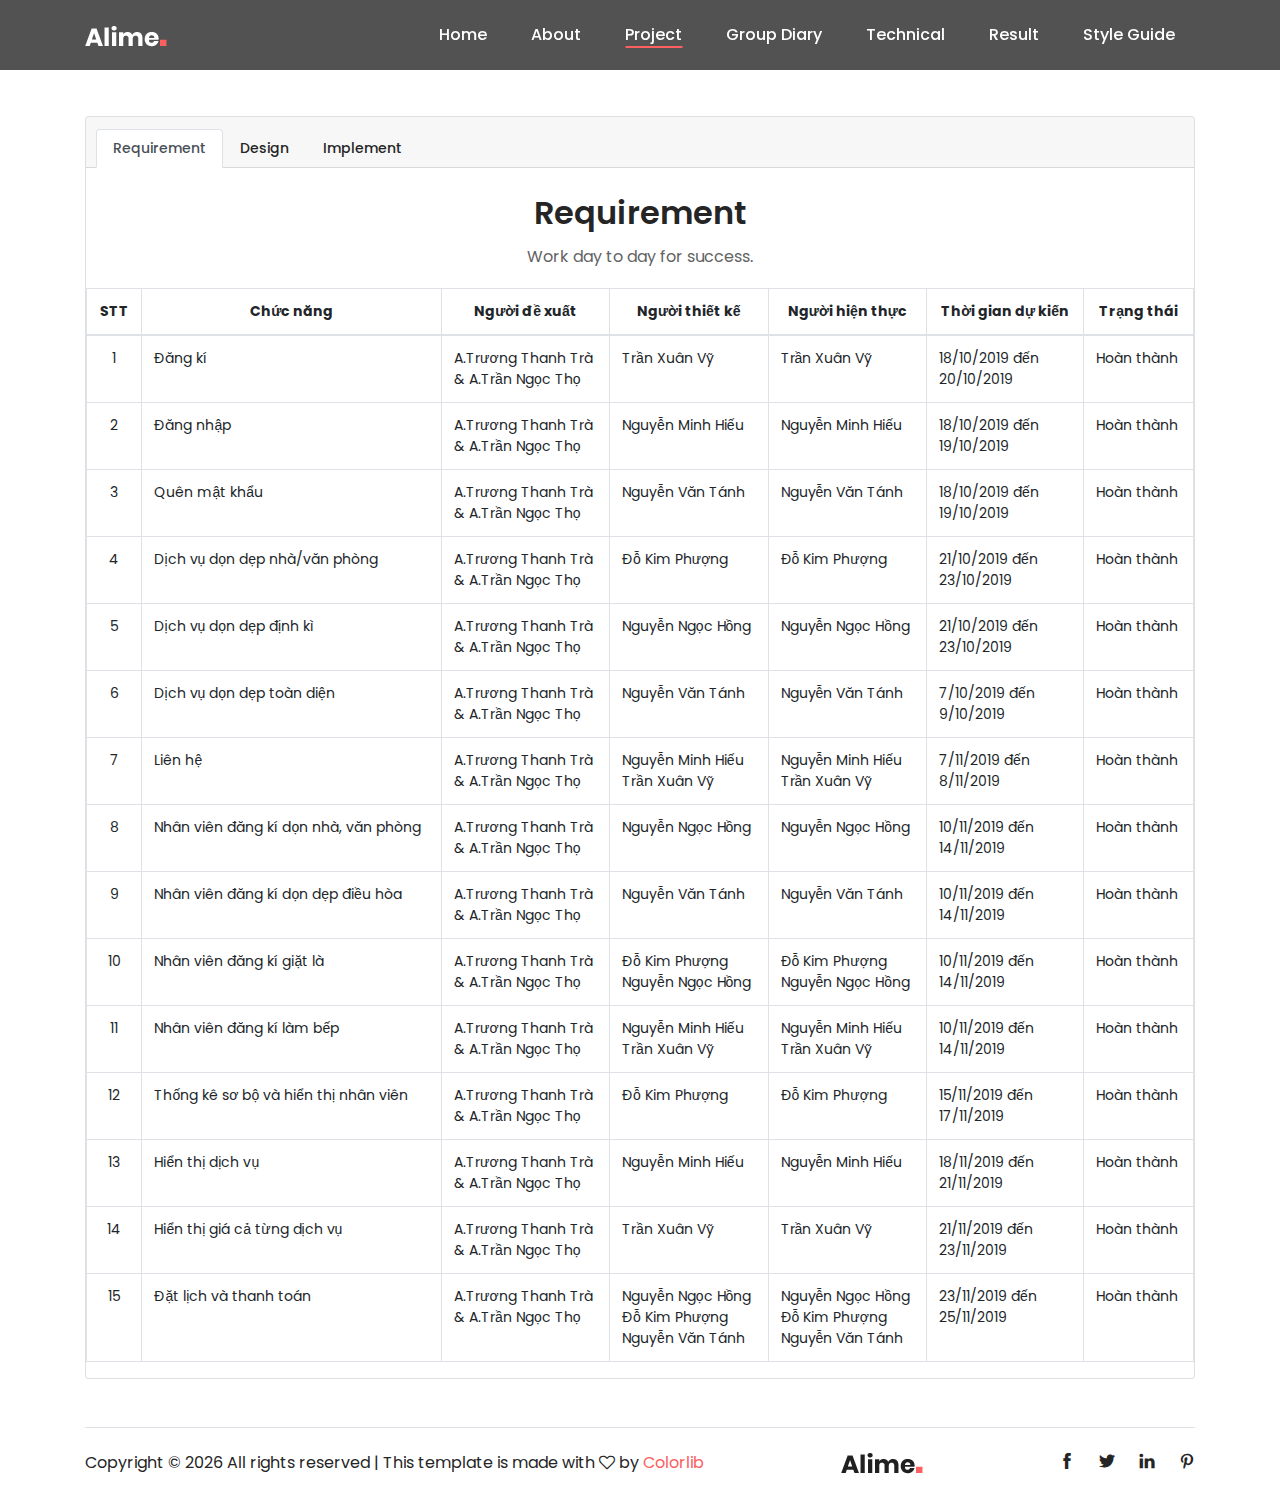
<file: project.html>
<!DOCTYPE html>
<html lang="en">

<head>
    <meta charset="UTF-8">
    <meta name="description" content="">
    <meta http-equiv="X-UA-Compatible" content="IE=edge">
    <meta name="viewport" content="width=device-width, initial-scale=1, shrink-to-fit=no">

    <!-- Title -->
    <title>GROUP 03 - Project</title>

    <!-- Favicon -->
    <link rel="icon" href="./img/core-img/favicon.png">

    <!-- Stylesheet -->
    <link rel="stylesheet" href="style.css">
    <style>
        .btn-primary {
            margin-bottom: 5px;
        }
    </style>
    <link rel="stylesheet" href="css/custom.css">

</head>

<body>
<!-- Preloader -->
<div id="preloader">
    <div class="loader"></div>
</div>
<!-- /Preloader -->


<!-- Header Area Start -->
<header class="header-area">
    <!-- Main Header Start -->
    <div class="main-header-area">
        <div class="classy-nav-container breakpoint-off">
            <div class="container">
                <!-- Classy Menu -->
                <nav class="classy-navbar justify-content-between" id="alimeNav">

                    <!-- Logo -->
                    <a class="nav-brand" href="./index.html"><img src="./img/core-img/logo.png" alt=""></a>

                    <!-- Navbar Toggler -->
                    <div class="classy-navbar-toggler">
                        <span class="navbarToggler"><span></span><span></span><span></span></span>
                    </div>

                    <!-- Menu -->
                    <div class="classy-menu">
                        <!-- Menu Close Button -->
                        <div class="classycloseIcon">
                            <div class="cross-wrap"><span class="top"></span><span class="bottom"></span></div>
                        </div>
                        <!-- Nav Start -->
                        <div class="classynav">
                            <ul id="nav">
                                <li><a href="./index.html">Home</a></li>
                                <li><a href="./about.html">About</a></li>
                                <li class="active"><a href="project.html">Project</a></li>
                                <li><a href="group-diary.html">Group Diary</a></li>
                                <li><a href="technical.html">Technical</a></li>
                                <li><a href="result.html">Result</a></li>
                                <li><a href="styleguide.html">Style Guide</a></li>
                            </ul>

                            <!-- Search Icon -->
                        </div>
                        <!-- Nav End -->
                    </div>
                </nav>
            </div>
        </div>
    </div>
</header>
<!-- Header Area End -->


<div class="section-padding-100-0">
    <div class="container">
        <div class="row">
            <div class=" col-12 d-flex justify-content-center">
                <div class="col-12 p-0">
                    <div class="card mt-3 tab-card">
                        <div class="card-header">
                            <ul class="nav nav-tabs card-header-tabs" id="myTab" role="tablist">
                                <li class="nav-item">
                                    <a class="nav-link active" id="one-tab" data-toggle="tab" href="#one" role="tab"
                                       aria-controls="One" aria-selected="true">Requirement</a>
                                </li>
                                <li class="nav-item">
                                    <a class="nav-link" id="two-tab" data-toggle="tab" href="#two" role="tab"
                                       aria-controls="Two" aria-selected="false">Design</a>
                                </li>
                                <li class="nav-item">
                                    <a class="nav-link" id="three-tab" data-toggle="tab" href="#three" role="tab"
                                       aria-controls="Three" aria-selected="false">Implement</a>
                                </li>
                            </ul>
                        </div>

                        <div class="tab-content" id="myTabContent">
                            <div class="tab-pane fade show active" id="one" role="tabpanel"
                                 aria-labelledby="one-tab">
                                <div class="col-12 p-0">
                                    <div class="table-editable">
                                        <div class="mt-4 col-12 title text-center">
                                            <h2>Requirement</h2>
                                            <p>Work day to day for success.</p>
                                        </div>
                                    </div>
                                    <table class="table table-bordered table-responsive-md">
                                        <thead>
                                        <tr>
                                            <th class="text-center" title="Số thứ tự">STT</th>
                                            <th class="text-center">Chức năng</th>
                                            <th class="text-center">Người đề xuất</th>
                                            <th class="text-center">Người thiết kế</th>
                                            <th class="text-center">Người hiện thực</th>
                                            <th class="text-center">Thời gian dự kiến</th>
                                            <th class="text-center">Trạng thái</th>
                                        </tr>
                                        </thead>
                                        <tbody>
                                        </tbody>
                                        <tr>
                                            <td class="text-center">1</td>
                                            <td>Đăng kí</td>
                                            <td>A.Trương Thanh Trà<br>& A.Trần Ngọc Thọ</td>
                                            <td>Trần Xuân Vỹ</td>
                                            <td>Trần Xuân Vỹ</td>
                                            <td>18/10/2019 đến<br> 20/10/2019</td>
                                            <td>Hoàn thành</td>
                                        </tr>
                                        <tr>
                                            <td class="text-center">2</td>
                                            <td>Đăng nhập</td>
                                            <td>A.Trương Thanh Trà<br>& A.Trần Ngọc Thọ</td>
                                            <td>Nguyễn Minh Hiếu</td>
                                            <td>Nguyễn Minh Hiếu</td>
                                            <td>18/10/2019 đến<br> 19/10/2019</td>
                                            <td>Hoàn thành</td>
                                        </tr>
                                        <tr>
                                            <td class="text-center">3</td>
                                            <td>Quên mật khẩu</td>
                                            <td>A.Trương Thanh Trà<br>& A.Trần Ngọc Thọ</td>
                                            <td>Nguyễn Văn Tánh</td>
                                            <td>Nguyễn Văn Tánh</td>
                                            <td>18/10/2019 đến<br> 19/10/2019</td>
                                            <td>Hoàn thành</td>
                                        </tr>
                                        <tr>
                                            <td class="text-center">4</td>
                                            <td>Dịch vụ dọn dẹp nhà/văn phòng</td>
                                            <td>A.Trương Thanh Trà<br>& A.Trần Ngọc Thọ</td>
                                            <td>Đỗ Kim Phượng</td>
                                            <td>Đỗ Kim Phượng</td>
                                            <td>21/10/2019 đến<br> 23/10/2019</td>
                                            <td>Hoàn thành</td>
                                        </tr>
                                        <tr>
                                            <td class="text-center">5</td>
                                            <td>Dịch vụ dọn dẹp định kì</td>
                                            <td>A.Trương Thanh Trà<br>& A.Trần Ngọc Thọ</td>
                                            <td>Nguyễn Ngọc Hồng</td>
                                            <td>Nguyễn Ngọc Hồng</td>
                                            <td>21/10/2019 đến <br> 23/10/2019</td>
                                            <td>Hoàn thành</td>
                                        </tr>
                                        <tr>
                                            <td class="text-center">6</td>
                                            <td>Dịch vụ dọn dẹp toàn diện</td>
                                            <td>A.Trương Thanh Trà<br>& A.Trần Ngọc Thọ</td>
                                            <td>Nguyễn Văn Tánh</td>
                                            <td>Nguyễn Văn Tánh</td>
                                            <td>7/10/2019 đến <br> 9/10/2019</td>
                                            <td>Hoàn thành</td>
                                        </tr>
                                        <tr>
                                            <td class="text-center">7</td>
                                            <td>Liên hệ</td>
                                            <td>A.Trương Thanh Trà<br>& A.Trần Ngọc Thọ</td>
                                            <td>Nguyễn Minh Hiếu <br> Trần Xuân Vỹ</td>
                                            <td>Nguyễn Minh Hiếu <br> Trần Xuân Vỹ</td>
                                            <td>7/11/2019 đến <br> 8/11/2019</td>
                                            <td>Hoàn thành</td>
                                        </tr>
                                        <tr>
                                            <td class="text-center">8</td>
                                            <td>Nhân viên đăng kí dọn nhà, văn phòng</td>
                                            <td>A.Trương Thanh Trà<br>& A.Trần Ngọc Thọ</td>
                                            <td>Nguyễn Ngọc Hồng</td>
                                            <td>Nguyễn Ngọc Hồng</td>
                                            <td>10/11/2019 đến <br> 14/11/2019</td>
                                            <td>Hoàn thành</td>
                                        </tr>
                                        <tr>
                                            <td class="text-center">9</td>
                                            <td>Nhân viên đăng kí dọn dẹp điều hòa</td>
                                            <td>A.Trương Thanh Trà<br>& A.Trần Ngọc Thọ</td>
                                            <td>Nguyễn Văn Tánh</td>
                                            <td>Nguyễn Văn Tánh</td>
                                            <td>10/11/2019 đến <br> 14/11/2019</td>
                                            <td>Hoàn thành</td>
                                        </tr>
                                        <tr>
                                            <td class="text-center">10</td>
                                            <td>Nhân viên đăng kí giặt là</td>
                                            <td>A.Trương Thanh Trà<br>& A.Trần Ngọc Thọ</td>
                                            <td>Đỗ Kim Phượng<br>Nguyễn Ngọc Hồng</td>
                                            <td>Đỗ Kim Phượng<br>Nguyễn Ngọc Hồng</td>
                                            <td>10/11/2019 đến <br> 14/11/2019</td>
                                            <td>Hoàn thành</td>
                                        </tr>
                                        <tr>
                                            <td class="text-center">11</td>
                                            <td>Nhân viên đăng kí làm bếp</td>
                                            <td>A.Trương Thanh Trà<br>& A.Trần Ngọc Thọ</td>
                                            <td>Nguyễn Minh Hiếu <br>Trần Xuân Vỹ</td>
                                            <td>Nguyễn Minh Hiếu<br>Trần Xuân Vỹ</td>
                                            <td>10/11/2019 đến <br> 14/11/2019</td>
                                            <td>Hoàn thành</td>
                                        </tr>
                                        <tr>
                                            <td class="text-center">12</td>
                                            <td>Thống kê sơ bộ và hiển thị nhân viên</td>
                                            <td>A.Trương Thanh Trà<br>& A.Trần Ngọc Thọ</td>
                                            <td>Đỗ Kim Phượng</td>
                                            <td>Đỗ Kim Phượng</td>
                                            <td>15/11/2019 đến <br> 17/11/2019</td>
                                            <td>Hoàn thành</td>
                                        </tr>
                                        <tr>
                                            <td class="text-center">13</td>
                                            <td>Hiển thị dịch vụ</td>
                                            <td>A.Trương Thanh Trà<br>& A.Trần Ngọc Thọ</td>
                                            <td>Nguyễn Minh Hiếu</td>
                                            <td>Nguyễn Minh Hiếu</td>
                                            <td>18/11/2019 đến <br> 21/11/2019</td>
                                            <td>Hoàn thành</td>
                                        </tr>
                                        <tr>
                                            <td class="text-center">14</td>
                                            <td>Hiển thị giá cả từng dịch vụ</td>
                                            <td>A.Trương Thanh Trà<br>& A.Trần Ngọc Thọ</td>
                                            <td>Trần Xuân Vỹ</td>
                                            <td>Trần Xuân Vỹ</td>
                                            <td>21/11/2019 đến <br> 23/11/2019</td>
                                            <td>Hoàn thành</td>
                                        </tr>
                                        <tr>
                                            <td class="text-center">15</td>
                                            <td>Đặt lịch và thanh toán</td>
                                            <td>A.Trương Thanh Trà<br>& A.Trần Ngọc Thọ</td>
                                            <td>Nguyễn Ngọc Hồng <br> Đỗ Kim Phượng<br>Nguyễn Văn Tánh</td>
                                            <td>Nguyễn Ngọc Hồng <br> Đỗ Kim Phượng<br>Nguyễn Văn Tánh</td>
                                            <td>23/11/2019 đến <br> 25/11/2019</td>
                                            <td>Hoàn thành</td>
                                        </tr>
                                    </table>
                                </div>
                            </div>
                            <div class="tab-pane fade" id="two" role="tabpanel" aria-labelledby="two-tab">
                                <div class="col-12 p-0">
                                    <div class="mt-4 col-12 title text-center">
                                        <h2>Design</h2>
                                        <p>Work day to day for success.</p>
                                    </div>
                                    <div id="accordion">
                                        <!--Chức năng 1-->
                                        <div class="card">
                                            <div class="card-header">
                                                <a class="card-link active" data-toggle="collapse" href="#collapse1">
                                                    1. Chức năng đăng nhập</a>
                                            </div>
                                            <div id="collapse1" class="collapse fade in active show"
                                                 data-parent="#accordion">
                                                <div class="card-body">
                                                    <div class="row align-items-center">
                                                        <div class="col-4">
                                                            <div class="card-">
                                                                <img src="img/project/sign-in.jpg">
                                                            </div>

                                                        </div>
                                                        <div class="col-4">
                                                            <div class="card-item-img">
                                                                <img src="img/project/sign-in-fig.png">
                                                            </div>

                                                        </div>
                                                        <div class="col-4 text-center">
                                                            <a href="img/project/sign-in.fig"
                                                               download>
                                                                <button type="button" class="btn btn-primary">
                                                                    <i class="fa fa-cloud-download"></i> Tải về file
                                                                    thiết kế
                                                                </button>
                                                            </a>
                                                        </div>
                                                        <div class="col-12 text-center mt-4">
                                                            <a href="img/project/signin.rar"
                                                               download>
                                                                <button type="button" class="btn btn-primary2">
                                                                    <i class="fa fa-cloud-download"></i> Tải về tất cả
                                                                    các file
                                                                </button>
                                                            </a>
                                                        </div>
                                                    </div>

                                                </div>
                                            </div>
                                        </div>
                                        <!--Chức năng 2-->

                                        <div class="card">
                                            <div class="card-header">
                                                <a class="card-link" data-toggle="collapse" href="#collapse2">
                                                    2. Chức năng đăng kí</a>
                                            </div>
                                            <div id="collapse2" class="collapse"
                                                 data-parent="#accordion">
                                                <div class="card-body">
                                                    <div class="row align-items-center">
                                                        <div class="col-4">
                                                            <div class="card-item-img">
                                                                <img src="img/project/sign-up.png">
                                                            </div>

                                                        </div>
                                                        <div class="col-4">
                                                            <div class="card-item-img">
                                                                <img src="img/project/sign-up-fig.png">
                                                            </div>

                                                        </div>
                                                        <div class="col-4 text-center">
                                                            <a href="img/project/signup.fig"
                                                               download>
                                                                <button type="button" class="btn btn-primary">
                                                                    <i class="fa fa-cloud-download"></i> Tải về file
                                                                    thiết kế
                                                                </button>
                                                            </a>
                                                        </div>
                                                        <div class="col-12 text-center mt-4">
                                                            <a href="img/project/signup.rar"
                                                               download>
                                                                <button type="button" class="btn btn-primary2">
                                                                    <i class="fa fa-cloud-download"></i> Tải về tất cả
                                                                    các file
                                                                </button>
                                                            </a>
                                                        </div>
                                                    </div>
                                                </div>
                                            </div>
                                        </div>
                                        <!--Chức năng 3-->
                                        <div class="card">
                                            <div class="card-header">
                                                <a class="card-link" data-toggle="collapse" href="#collapse3">
                                                    3. Chức năng quên mật khẩu</a>
                                            </div>
                                            <div id="collapse3" class="collapse" data-parent="#accordion">
                                                <div class="card-body">
                                                    <div class="row align-items-center">
                                                        <div class="col-4">
                                                            <div class="card-item-img">
                                                                <img src="img/project/forgot.png">
                                                            </div>

                                                        </div>
                                                        <div class="col-4">
                                                            <div class="card-item-img">
                                                                <img src="img/project/forgot-fig.png">
                                                            </div>

                                                        </div>
                                                        <div class="col-4 text-center">
                                                            <a href="img/project/forgot-password.fig"
                                                               download>
                                                                <button type="button" class="btn btn-primary">
                                                                    <i class="fa fa-cloud-download"></i> Tải về file
                                                                    thiết kế
                                                                </button>
                                                            </a>
                                                        </div>
                                                        <div class="col-12 text-center mt-4">
                                                            <a href="img/project/forgot.rar"
                                                               download>
                                                                <button type="button" class="btn btn-primary2">
                                                                    <i class="fa fa-cloud-download"></i> Tải về tất cả
                                                                    các file
                                                                </button>
                                                            </a>
                                                        </div>
                                                    </div>

                                                </div>
                                            </div>
                                        </div>
                                        <!--Chức năng 4-->
                                        <div class="card">
                                            <div class="card-header">
                                                <a class="card-link" data-toggle="collapse" href="#collapse4">
                                                    4. Chức năng hiển thị dịch vụ dọn dẹp nhà, văn phòng</a>
                                            </div>
                                            <div id="collapse4" class="collapse" data-parent="#accordion">
                                                <div class="card-body">
                                                    <div class="row align-items-center">
                                                        <div class="col-4">
                                                            <div class="card-item-img">
                                                                <img src="img/project/dich-vu.jpg">
                                                            </div>

                                                        </div>
                                                        <div class="col-4">
                                                            <div class="card-item-img">
                                                                <img src="img/project/dich-vu1-fig.png">
                                                            </div>

                                                        </div>
                                                        <div class="col-4 text-center">
                                                            <a href="img/project/dich-vu1.fig"
                                                               download>
                                                                <button type="button" class="btn btn-primary">
                                                                    <i class="fa fa-cloud-download"></i> Tải về file
                                                                    thiết kế
                                                                </button>
                                                            </a>
                                                        </div>
                                                        <div class="col-12 text-center mt-4">
                                                            <a href="img/project/dichvu1.rar"
                                                               download>
                                                                <button type="button" class="btn btn-primary2">
                                                                    <i class="fa fa-cloud-download"></i> Tải về tất cả
                                                                    các file
                                                                </button>
                                                            </a>
                                                        </div>
                                                    </div>

                                                </div>
                                            </div>
                                        </div>
                                        <!--Chức năng 5-->
                                        <div class="card">
                                            <div class="card-header">
                                                <a class="card-link" data-toggle="collapse" href="#collapse5">
                                                    5. Chức năng hiển thị dịch vụ dọn dẹp định kì</a>
                                            </div>
                                            <div id="collapse5" class="collapse" data-parent="#accordion">
                                                <div class="card-body">
                                                    <div class="row align-items-center">
                                                        <div class="col-4">
                                                            <div class="card-item-img">
                                                                <img src="img/project/dich-vuv2.jpg">
                                                            </div>

                                                        </div>
                                                        <div class="col-4">
                                                            <div class="card-item-img">
                                                                <img src="img/project/dich-vu2-fig.png">
                                                            </div>

                                                        </div>
                                                        <div class="col-4 text-center">
                                                            <a href="img/project/dich-vu2.fig"
                                                               download>
                                                                <button type="button" class="btn btn-primary">
                                                                    <i class="fa fa-cloud-download"></i> Tải về file
                                                                    thiết kế
                                                                </button>
                                                            </a>
                                                        </div>
                                                        <div class="col-12 text-center mt-4">
                                                            <a href="img/project/dichvu2.rar"
                                                               download>
                                                                <button type="button" class="btn btn-primary2">
                                                                    <i class="fa fa-cloud-download"></i> Tải về tất cả
                                                                    các file
                                                                </button>
                                                            </a>
                                                        </div>
                                                    </div>
                                                </div>
                                            </div>
                                        </div>
                                        <!--Chức năng 6-->
                                        <div class="card">
                                            <div class="card-header">
                                                <a class="card-link" data-toggle="collapse" href="#collapse6">
                                                    6. Chức năng hiển thị dịch vụ dọn dẹp toàn diện</a>
                                            </div>
                                            <div id="collapse6" class="collapse"
                                                 data-parent="#accordion">
                                                <div class="card-body">
                                                    <div class="row align-items-center">
                                                        <div class="col-4">
                                                            <div class="card-item-img">
                                                                <img src="img/project/dich-vu.jpg">
                                                            </div>

                                                        </div>
                                                        <div class="col-4">
                                                            <div class="card-item-img">
                                                                <img src="img/project/dich-vu3-fig.png">
                                                            </div>

                                                        </div>
                                                        <div class="col-4 text-center">
                                                            <a href="img/project/dich-vu3.fig"
                                                               download>
                                                                <button type="button" class="btn btn-primary">
                                                                    <i class="fa fa-cloud-download"></i> Tải về file
                                                                    thiết kế
                                                                </button>
                                                            </a>
                                                        </div>
                                                        <div class="col-12 text-center mt-4">
                                                            <a href="img/project/dichvu3.rar"
                                                               download>
                                                                <button type="button" class="btn btn-primary2">
                                                                    <i class="fa fa-cloud-download"></i> Tải về tất cả
                                                                    các file
                                                                </button>
                                                            </a>
                                                        </div>
                                                    </div>
                                                </div>
                                            </div>
                                        </div>
                                        <!--Chức năng 7-->
                                        <div class="card">
                                            <div class="card-header">
                                                <a class="card-link" data-toggle="collapse" href="#collapse7">
                                                    7. Chức năng liên hệ</a>
                                            </div>
                                            <div id="collapse7" class="collapse "
                                                 data-parent="#accordion">
                                                <div class="card-body">
                                                    <div class="row align-items-center">
                                                        <div class="col-4">
                                                            <div class="card-item-img">
                                                                <img src="img/project/contact-form.jpg">
                                                            </div>

                                                        </div>
                                                        <div class="col-4">
                                                            <div class="card-item-img">
                                                                <img src="img/project/contact-form-fig.png">
                                                            </div>

                                                        </div>
                                                        <div class="col-4 text-center">
                                                            <a href="img/project/form-contact.fig"
                                                               download>
                                                                <button type="button" class="btn btn-primary">
                                                                    <i class="fa fa-cloud-download"></i> Tải về file
                                                                    thiết kế
                                                                </button>
                                                            </a>
                                                        </div>
                                                        <div class="col-12 text-center mt-4">
                                                            <a href="img/project/contact.rar"
                                                               download>
                                                                <button type="button" class="btn btn-primary2">
                                                                    <i class="fa fa-cloud-download"></i> Tải về tất cả
                                                                    các file
                                                                </button>
                                                            </a>
                                                        </div>
                                                    </div>
                                                </div>
                                            </div>
                                        </div>
                                        <!--Chức năng 8-->
                                        <div class="card">
                                            <div class="card-header">
                                                <a class="card-link" data-toggle="collapse" href="#collapse8">
                                                    8. Chức năng dành cho nhân viên đăng ký dịch vụ dọn dẹp nhà, văn
                                                    phòng </a>
                                            </div>
                                            <div id="collapse8" class="collapse"
                                                 data-parent="#accordion">
                                                <div class="card-body">
                                                    <div class="row align-items-center">
                                                        <div class="col-4">
                                                            <div class="card-item-img">
                                                                <img src="img/project/dichvudangki1.jpg">
                                                            </div>

                                                        </div>
                                                        <div class="col-4">
                                                            <div class="card-item-img">
                                                                <img src="img/project/homecleanning-fig.png">
                                                            </div>

                                                        </div>
                                                        <div class="col-4 text-center">
                                                            <a href="img/project/home-office.fig"
                                                               download>
                                                                <button type="button" class="btn btn-primary">
                                                                    <i class="fa fa-cloud-download"></i> Tải về file
                                                                    thiết kế
                                                                </button>
                                                            </a>
                                                        </div>
                                                        <div class="col-12 text-center mt-4">
                                                            <a href="img/project/dangkidondepnha.rar"
                                                               download>
                                                                <button type="button" class="btn btn-primary2">
                                                                    <i class="fa fa-cloud-download"></i> Tải về tất cả
                                                                    các file
                                                                </button>
                                                            </a>
                                                        </div>
                                                    </div>
                                                </div>
                                            </div>
                                        </div>
                                        <!--Chức năng 9-->
                                        <div class="card">
                                            <div class="card-header">
                                                <a class="card-link" data-toggle="collapse" href="#collapse9">
                                                    9. Chức năng dành cho nhân viên đăng kí dọn dẹp điều hòa</a>
                                            </div>
                                            <div id="collapse9" class="collapse "
                                                 data-parent="#accordion">
                                                <div class="card-body">
                                                    <div class="row align-items-center">
                                                        <div class="col-4">
                                                            <div class="card-item-img">
                                                                <img src="img/project/dichvudangki.jpg">
                                                            </div>

                                                        </div>
                                                        <div class="col-4">
                                                            <div class="card-item-img">
                                                                <img src="img/project/air-fig.png">
                                                            </div>

                                                        </div>
                                                        <div class="col-4 text-center">
                                                            <a href="img/project/Air-conditioner.fig"
                                                               download>
                                                                <button type="button" class="btn btn-primary">
                                                                    <i class="fa fa-cloud-download"></i> Tải về file
                                                                    thiết kế
                                                                </button>
                                                            </a>
                                                        </div>
                                                        <div class="col-12 text-center mt-4">
                                                            <a href="img/project/dangkidondepdieuhoa.rar"
                                                               download>
                                                                <button type="button" class="btn btn-primary2">
                                                                    <i class="fa fa-cloud-download"></i> Tải về tất cả
                                                                    các file
                                                                </button>
                                                            </a>
                                                        </div>
                                                    </div>
                                                </div>
                                            </div>
                                        </div>
                                        <!--Chức năng 10-->
                                        <div class="card">
                                            <div class="card-header">
                                                <a class="card-link" data-toggle="collapse" href="#collapse10">
                                                    10. Chức năng dành cho nhân viên đăng kí giặt là</a>
                                            </div>
                                            <div id="collapse10" class="collapse"
                                                 data-parent="#accordion">
                                                <div class="card-body">
                                                    <div class="row align-items-center">
                                                        <div class="col-4">
                                                            <div class="card-item-img">
                                                                <img src="img/project/dichvudangki.jpg">
                                                            </div>

                                                        </div>
                                                        <div class="col-4">
                                                            <div class="card-item-img">
                                                                <img src="img/project/laundy-fig.png">
                                                            </div>

                                                        </div>
                                                        <div class="col-4 text-center">
                                                            <a href="img/project/laundy.fig"
                                                               download>
                                                                <button type="button" class="btn btn-primary">
                                                                    <i class="fa fa-cloud-download"></i> Tải về file
                                                                    thiết kế
                                                                </button>
                                                            </a>
                                                        </div>
                                                        <div class="col-12 text-center mt-4">
                                                            <a href="img/project/dangkigiatla.rar"
                                                               download>
                                                                <button type="button" class="btn btn-primary2">
                                                                    <i class="fa fa-cloud-download"></i> Tải về tất cả
                                                                    các file
                                                                </button>
                                                            </a>
                                                        </div>
                                                    </div>
                                                </div>
                                            </div>
                                        </div>
                                        <!--Chức năng 11-->
                                        <div class="card">
                                            <div class="card-header">
                                                <a class="card-link" data-toggle="collapse" href="#collapse11">
                                                    11. Chức năng dành cho nhân viên đăng kí làm bếp</a>
                                            </div>
                                            <div id="collapse11" class="collapse"
                                                 data-parent="#accordion">
                                                <div class="card-body">
                                                    <div class="row align-items-center">
                                                        <div class="col-4">
                                                            <div class="card-item-img">
                                                                <img src="img/project/dichvudangki1.jpg">
                                                            </div>

                                                        </div>
                                                        <div class="col-4">
                                                            <div class="card-item-img">
                                                                <img src="img/project/cooking-fig.png">
                                                            </div>

                                                        </div>
                                                        <div class="col-4 text-center">
                                                            <a href="img/project/cooking.fig"
                                                               download>
                                                                <button type="button" class="btn btn-primary">
                                                                    <i class="fa fa-cloud-download"></i> Tải về file
                                                                    thiết kế
                                                                </button>
                                                            </a>
                                                        </div>
                                                        <div class="col-12 text-center mt-4">
                                                            <a href="img/project/dangkilambep.rar"
                                                               download>
                                                                <button type="button" class="btn btn-primary2">
                                                                    <i class="fa fa-cloud-download"></i> Tải về tất cả
                                                                    các file
                                                                </button>
                                                            </a>
                                                        </div>
                                                    </div>
                                                </div>
                                            </div>
                                        </div>
                                        <!--Chức năng 12-->
                                        <div class="card">
                                            <div class="card-header">
                                                <a class="card-link" data-toggle="collapse" href="#collapse12">
                                                    12. Chức năng thống kê sơ bộ và hiển thị nhân viên</a>
                                            </div>
                                            <div id="collapse12" class="collapse"
                                                 data-parent="#accordion">
                                                <div class="card-body">
                                                    <div class="row align-items-center">
                                                        <div class="col-4">
                                                            <div class="card-item-img">
                                                                <img src="img/project/thongke-hienthi.png">
                                                            </div>

                                                        </div>
                                                        <div class="col-4">
                                                            <div class="card-item-img">
                                                                <img src="img/project/thongke-hienthi-fig.png">
                                                            </div>

                                                        </div>
                                                        <div class="col-4 text-center">
                                                            <a href="img/project/Thongke.fig"
                                                               download>
                                                                <button type="button" class="btn btn-primary">
                                                                    <i class="fa fa-cloud-download"></i> Tải về file
                                                                    thiết kế
                                                                </button>
                                                            </a>
                                                        </div>
                                                        <div class="col-12 text-center mt-4">
                                                            <a href="img/project/thongkevahienthi.rar"
                                                               download>
                                                                <button type="button" class="btn btn-primary2">
                                                                    <i class="fa fa-cloud-download"></i> Tải về tất cả
                                                                    các file
                                                                </button>
                                                            </a>
                                                        </div>
                                                    </div>
                                                </div>
                                            </div>
                                        </div>
                                        <!--Chức năng 13-->
                                        <div class="card">
                                            <div class="card-header">
                                                <a class="card-link" data-toggle="collapse" href="#collapse13">
                                                    13. Chức năng hiển thị dịch vụ</a>
                                            </div>
                                            <div id="collapse13" class="collapse"
                                                 data-parent="#accordion">
                                                <div class="card-body">
                                                    <div class="row align-items-center">
                                                        <div class="col-4">
                                                            <div class="card-item-img">
                                                                <img src="img/project/hienthidichvu.jpg">
                                                            </div>

                                                        </div>
                                                        <div class="col-4">
                                                            <div class="card-item-img">
                                                                <img src="img/project/hienthidichvu-fig.png">
                                                            </div>

                                                        </div>
                                                        <div class="col-4 text-center">
                                                            <a href="img/project/service.fig"
                                                               download>
                                                                <button type="button" class="btn btn-primary">
                                                                    <i class="fa fa-cloud-download"></i> Tải về file
                                                                    thiết kế
                                                                </button>
                                                            </a>
                                                        </div>
                                                        <div class="col-12 text-center mt-4">
                                                            <a href="img/project/hienthiservice.rar"
                                                               download>
                                                                <button type="button" class="btn btn-primary2">
                                                                    <i class="fa fa-cloud-download"></i> Tải về tất cả
                                                                    các file
                                                                </button>
                                                            </a>
                                                        </div>
                                                    </div>
                                                </div>
                                            </div>
                                        </div>
                                        <!--Chức năng 14-->
                                        <div class="card">
                                            <div class="card-header">
                                                <a class="card-link" data-toggle="collapse" href="#collapse14">
                                                    14. Chức năng hiển thị giá từng dịch vụ</a>
                                            </div>
                                            <div id="collapse14" class="collapse"
                                                 data-parent="#accordion">
                                                <div class="card-body">
                                                    <div class="row align-items-center">
                                                        <div class="col-4">
                                                            <div class="card-item-img">
                                                                <img src="img/project/pricingplan.jpg">
                                                            </div>

                                                        </div>
                                                        <div class="col-4">
                                                            <div class="card-item-img">
                                                                <img src="img/project/pricingplan-fig.png">
                                                            </div>

                                                        </div>
                                                        <div class="col-4 text-center">
                                                            <a href="img/project/Pricing-Plan.fig"
                                                               download>
                                                                <button type="button" class="btn btn-primary">
                                                                    <i class="fa fa-cloud-download"></i> Tải về file
                                                                    thiết kế
                                                                </button>
                                                            </a>
                                                        </div>
                                                        <div class="col-12 text-center mt-4">
                                                            <a href="img/project/giatungdichvu.rar"
                                                               download>
                                                                <button type="button" class="btn btn-primary2">
                                                                    <i class="fa fa-cloud-download"></i> Tải về tất cả
                                                                    các file
                                                                </button>
                                                            </a>
                                                        </div>
                                                    </div>
                                                </div>
                                            </div>
                                        </div>
                                        <!--Chức năng 15-->
                                        <div class="card">
                                            <div class="card-header">
                                                <a class="card-link" data-toggle="collapse" href="#collapse15">
                                                    15. Chức năng đặt lịch và thanh toán</a>
                                            </div>
                                            <div id="collapse15" class="collapse"
                                                 data-parent="#accordion">
                                                <div class="card-body">
                                                    <div class="row align-items-center">
                                                        <div class="col-4">
                                                            <div class="card-item-img">
                                                                <img src="img/project/booking.jpg">
                                                            </div>

                                                        </div>
                                                        <div class="col-4">
                                                            <div class="card-item-img">
                                                                <img src="img/project/booking.png">
                                                            </div>

                                                        </div>
                                                        <div class="col-4 text-center">
                                                            <a href="img/project/Booking.fig"
                                                               download>
                                                                <button type="button" class="btn btn-primary">
                                                                    <i class="fa fa-cloud-download"></i> Tải về file
                                                                    thiết kế
                                                                </button>
                                                            </a>
                                                        </div>
                                                        <div class="col-12 text-center mt-4">
                                                            <a href="img/project/booking.rar"
                                                               download>
                                                                <button type="button" class="btn btn-primary2">
                                                                    <i class="fa fa-cloud-download"></i> Tải về tất cả
                                                                    các file
                                                                </button>
                                                            </a>
                                                        </div>
                                                    </div>
                                                </div>
                                            </div>
                                        </div>
                                    </div>
                                </div>
                            </div>
                            <div class="tab-pane fade" id="three" role="tabpanel" aria-labelledby="three-tab">
                                <div class="col-12 p-0">
                                    <div class="mt-4 col-12 title text-center">
                                        <h2>Implement</h2>
                                        <p>Work day to day for success.</p>
                                    </div>
                                    <div id="accordion1">
                                        <div class="card">
                                            <div class="card-header">
                                                <div class="row">
                                                    <div class=" col-6">
                                                        <a class="card-link active" data-toggle="collapse"
                                                           href="#collapse17">
                                                            1. Chức năng của trang front-end</a>
                                                    </div>
                                                    <div class=" col-6 text-right">
                                                        <a target="_blank" href="http://housecare.tk/">
                                                            <button type="button" class="btn btn-primary2 text-right">
                                                                <i class="fa fa-arrow-circle-right"></i> Đi tới trang
                                                                front-end
                                                            </button>
                                                        </a>
                                                    </div>
                                                </div>
                                            </div>
                                            <div id="collapse17" class="collapse fade in active show"
                                                 data-parent="#accordion">
                                                <div class="card-body">
                                                    <div class="col-12 title text-center">
                                                        <h4 class="mt-3">Nhấn vào các đường dẫn để đi tới từng chức
                                                            năng</h4>
                                                    </div>
                                                    <div class="col-12 p-4 justify-content-center">
                                                        <div class="row">
                                                            <div class="col-lg-4 col-md-4 col-sm-6 col-xs-12">
                                                                <div class="unordered">
                                                                    <ul class="angle angle-right task">
                                                                        <li><a href="http://housecare.tk/sign-in.html"
                                                                               target="_blank"><span> 1. Đăng nhập</span></a>
                                                                        </li>
                                                                        <li><a href="http://housecare.tk/sign-up.html"
                                                                               target="_blank"><span> 2. Đăng kí</span></a>
                                                                        </li>
                                                                        <li>
                                                                            <a href="http://housecare.tk/forgot-password.html"
                                                                               target="_blank"><span> 3. Quên mật khẩu</span></a>
                                                                        </li>
                                                                        <li>
                                                                            <a href="http://housecare.tk/home-cleaning.html"
                                                                               target="_blank"><span> 4. Dịch vụ dọn dẹp nhà/văn phòng</span></a>
                                                                        </li>
                                                                        <li>
                                                                            <a href="http://housecare.tk/subcription-cleaning.html"
                                                                               target="_blank"><span> 5. Dịch vụ dọn dẹp định kì</span></a>
                                                                        </li>
                                                                    </ul>
                                                                </div>
                                                            </div>
                                                            <div class="col-lg-4 col-md-4 col-sm-6 col-xs-12">
                                                                <div class="unordered">
                                                                    <ul class="angle angle-right task">
                                                                        <li>
                                                                            <a href="http://housecare.tk/deep-cleaning.html"
                                                                               target="_blank"><span> 6. Dịch vụ dọn dẹp toàn diện</span></a>
                                                                        </li>
                                                                        <li>
                                                                            <a href="http://housecare.tk/contact-us.html"
                                                                               target="_blank"><span> 7. Liên hệ</span>
                                                                            </a>
                                                                        </li>
                                                                        <li>
                                                                            <a href="http://housecare.tk/register-home-cleaning.html"
                                                                               target="_blank"><span> 8. Nhân viên đăng kí dọn nhà/văn phòng</span></a>
                                                                        </li>
                                                                        <li>
                                                                            <a href="http://housecare.tk/register-air-conditioner.html"
                                                                               target="_blank"><span> 9. Nhân viên đăng kí dọn dẹp điều hòa</span></a>
                                                                        </li>
                                                                        <li>
                                                                            <a href="http://housecare.tk/register-air-laundry.html"
                                                                               target="_blank"><span> 10. Nhân viên đăng kí giặt là</span></a>
                                                                        </li>


                                                                    </ul>
                                                                </div>
                                                            </div>
                                                            <div class="col-lg-4 col-md-4 col-sm-6 col-xs-12">
                                                                <div class="unordered">
                                                                    <ul class="angle angle-right task">
                                                                        <li>
                                                                            <a href="http://housecare.tk/register-air-cooking.html"
                                                                               target="_blank"><span> 11. Nhân viên đăng kí làm bếp</span></a>
                                                                        </li>
                                                                        <li><a href="http://housecare.tk/about.html"
                                                                               target="_blank"><span> 12. Thống kê sơ bộ và hiển thị nhân viên</span></a>
                                                                        </li>
                                                                        <li><a href="http://housecare.tk/index.html"
                                                                               target="_blank"><span> 13. Hiển thị dịch vụ</span></a>
                                                                        </li>
                                                                        <li><a href="http://housecare.tk/index.html"
                                                                               target="_blank"><span> 14. Hiển thị giá cả từng dịch vụ</span></a>
                                                                        </li>
                                                                        <li><a href="http://housecare.tk/book.html"
                                                                               target="_blank"><span> 15. Đặt lịch và thanh toán</span></a>
                                                                        </li>


                                                                    </ul>
                                                                </div>
                                                            </div>
                                                        </div>
                                                    </div>
                                                </div>
                                            </div>
                                        </div>
                                        <div class="card">
                                            <div class="card-header">
                                                <div class="row">
                                                    <div class=" col-6">
                                                        <a class="card-link active" data-toggle="collapse"
                                                           href="#collapse18">
                                                            2. Chức năng của trang back-end</a>
                                                    </div>
                                                    <div class=" col-6 text-right">
                                                        <a href="#">
                                                            <button type="button" class="btn btn-primary2 text-right">
                                                                <i class="fa fa-arrow-circle-right"></i> Đi tới trang
                                                                back-end
                                                            </button>
                                                        </a>
                                                    </div>
                                                </div>
                                            </div>
                                            <div id="collapse18" class="collapse"
                                                 data-parent="#accordion">
                                                <div class="card-body">
                                                    <div class="row align-items-center ml-2">
                                                        <h5>Đang tiến hành...</h5>
                                                    </div>
                                                </div>
                                            </div>
                                        </div>
                                    </div>
                                </div>
                            </div>

                        </div>
                    </div>
                </div>
            </div>
        </div>
    </div>
</div>


<!-- Footer Area Start -->
<footer class="footer-area">
    <div class="container">
        <div class="row">

            <div class="col-12">
                <div class="border-top mt-5"></div>
                <div class="footer-content d-flex align-items-center justify-content-between">
                    <!-- Copywrite Text -->
                    <div class="copywrite-text">
                        <p>
                            <!-- Link back to Colorlib can't be removed. Template is licensed under CC BY 3.0. -->
                            Copyright &copy;
                            <script>document.write(new Date().getFullYear());</script>
                            All rights reserved | This template is made with <i class="fa fa-heart-o"
                                                                                aria-hidden="true"></i> by <a
                                href="https://colorlib.com"
                                target="_blank">Colorlib</a>
                            <!-- Link back to Colorlib can't be removed. Template is licensed under CC BY 3.0. -->
                        </p>
                    </div>
                    <!-- Footer Logo -->
                    <div class="footer-logo">
                        <a href="#"><img src="img/core-img/logo2.png" alt=""></a>
                    </div>
                    <!-- Social Info -->
                    <div class="social-info">
                        <a href="#"><i class="ti-facebook" aria-hidden="true"></i></a>
                        <a href="#"><i class="ti-twitter-alt" aria-hidden="true"></i></a>
                        <a href="#"><i class="ti-linkedin" aria-hidden="true"></i></a>
                        <a href="#"><i class="ti-pinterest" aria-hidden="true"></i></a>
                    </div>
                </div>
            </div>
        </div>
    </div>
</footer>
<!-- Footer Area End -->

<!-- **** All JS Files ***** -->
<!-- jQuery 2.2.4 -->
<script src="js/jquery.min.js"></script>
<!-- Popper -->
<script src="js/popper.min.js"></script>
<!-- Bootstrap -->
<script src="js/bootstrap.min.js"></script>
<!-- All Plugins -->
<script src="js/alime.bundle.js"></script>
<!-- Active -->
<script src="js/default-assets/active.js"></script>

</body>

</html>
</file>
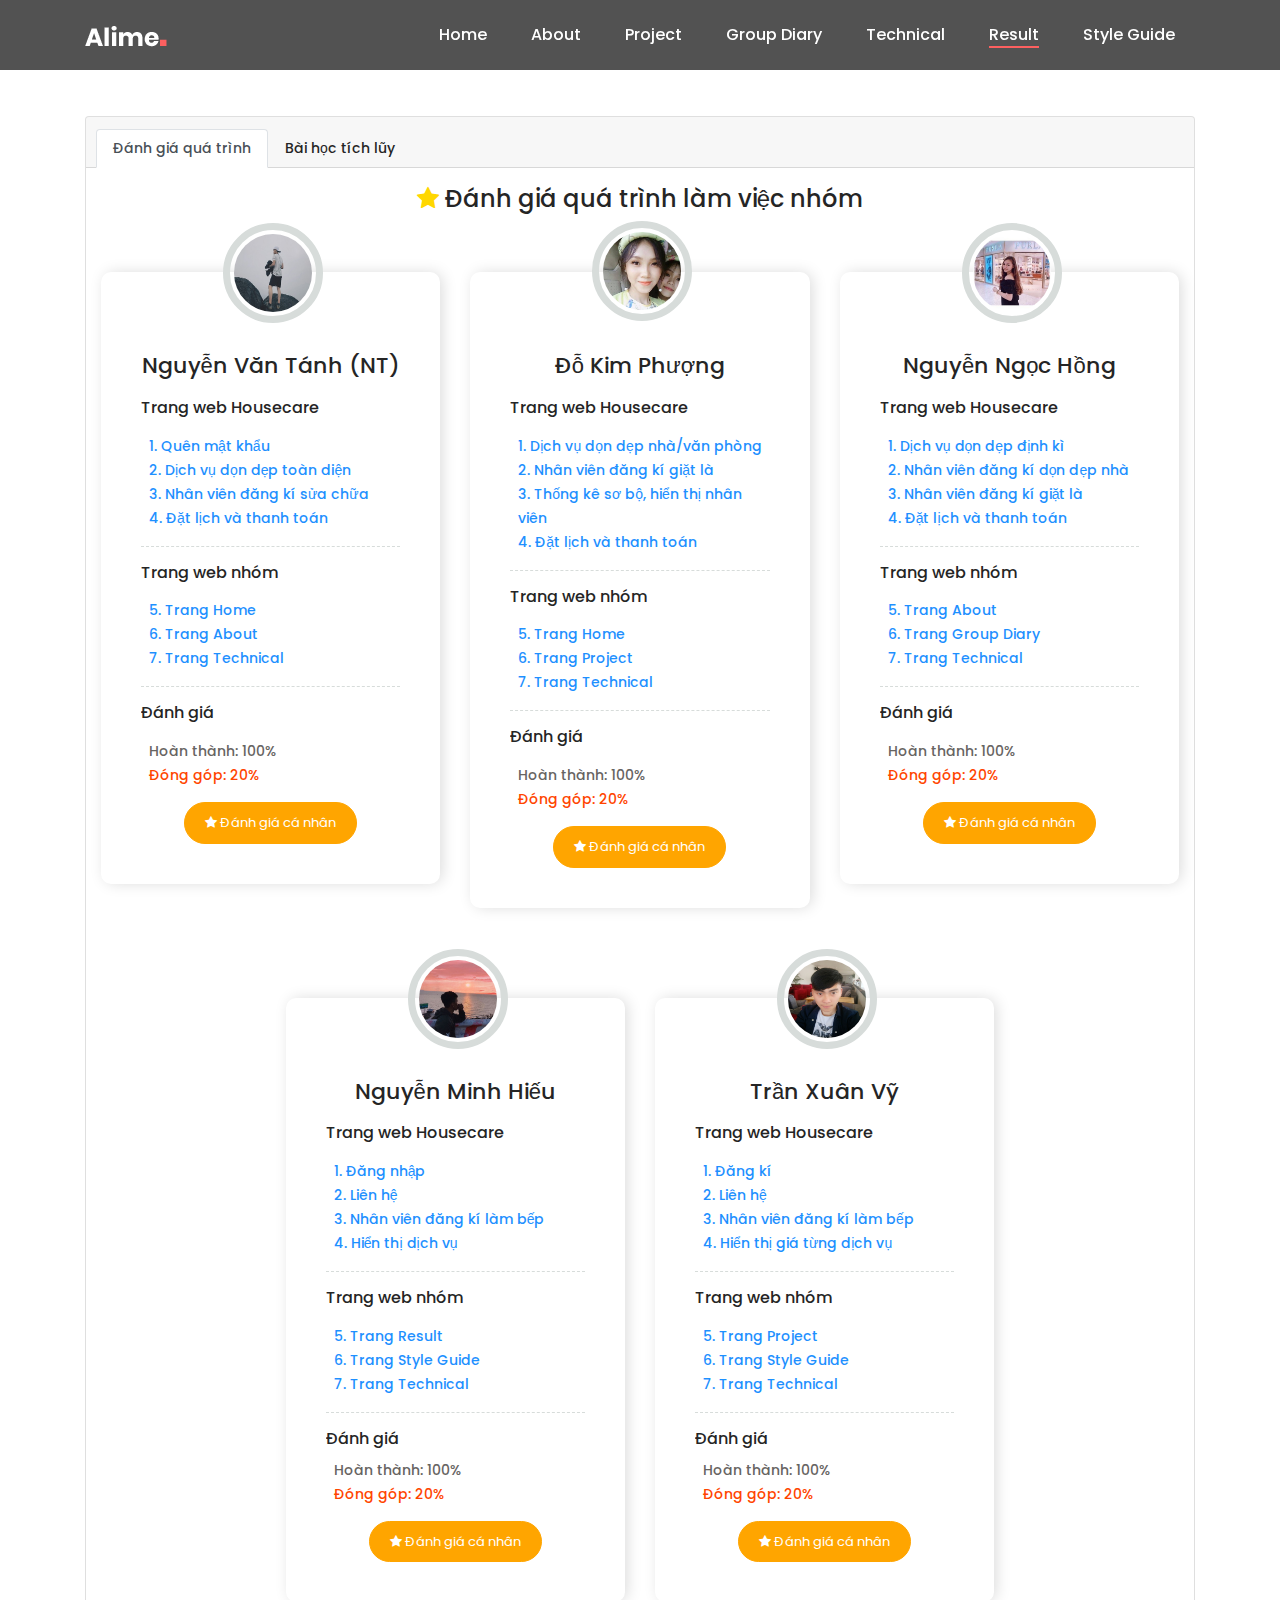
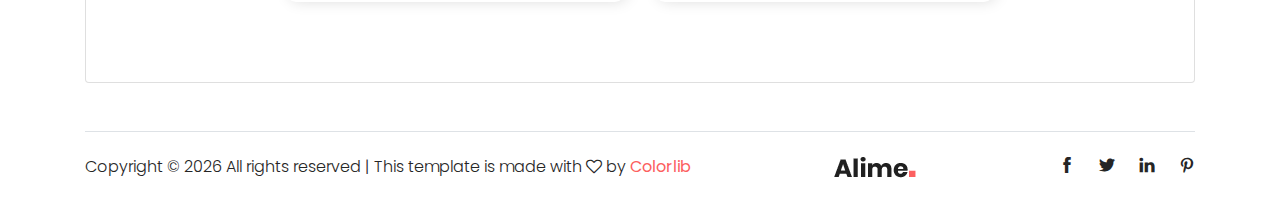
<file: result.html>
<!DOCTYPE html>
<html lang="en">

<head>
    <meta charset="UTF-8">
    <meta name="description" content="">
    <meta http-equiv="X-UA-Compatible" content="IE=edge">
    <meta name="viewport" content="width=device-width, initial-scale=1, shrink-to-fit=no">

    <!-- Title -->
    <title>GROUP 03 - Result</title>

    <!-- Favicon -->
    <link rel="icon" href="./img/core-img/favicon.png">

    <!-- Stylesheet -->
    <link rel="stylesheet" href="style.css">
    <link rel="stylesheet" href="css/resultstyle.css">

</head>

<body>
<!-- Preloader -->
<div id="preloader">
    <div class="loader"></div>
</div>
<!-- /Preloader -->


<!-- Header Area Start -->
<header class="header-area">
    <!-- Main Header Start -->
    <div class="main-header-area">
        <div class="classy-nav-container breakpoint-off">
            <div class="container">
                <!-- Classy Menu -->
                <nav class="classy-navbar justify-content-between" id="alimeNav">

                    <!-- Logo -->
                    <a class="nav-brand" href="./index.html"><img src="./img/core-img/logo.png" alt=""></a>

                    <!-- Navbar Toggler -->
                    <div class="classy-navbar-toggler">
                        <span class="navbarToggler"><span></span><span></span><span></span></span>
                    </div>

                    <!-- Menu -->
                    <div class="classy-menu">
                        <!-- Menu Close Button -->
                        <div class="classycloseIcon">
                            <div class="cross-wrap"><span class="top"></span><span class="bottom"></span></div>
                        </div>
                        <!-- Nav Start -->
                        <div class="classynav">
                            <ul id="nav">
                                <li><a href="./index.html">Home</a></li>
                                <li><a href="./about.html">About</a></li>
                                <li><a href="project.html">Project</a></li>
                                <li><a href="group-diary.html">Group Diary</a></li>
                                <li><a href="technical.html">Technical</a></li>
                                <li class="active"><a href="result.html">Result</a></li>
                                <li><a href="styleguide.html">Style Guide</a></li>
                            </ul>

                            <!-- Search Icon -->
                        </div>
                        <!-- Nav End -->
                    </div>
                </nav>
            </div>
        </div>
    </div>
</header>
<!-- Header Area End -->

<!--Section tab group diary-->
<div class="section-padding-100-0">
    <div class="container">
        <div class="row">
            <div class=" col-12 d-flex justify-content-center">
                <div class="col-12 p-0">
                    <div class="card mt-3 tab-card">
                        <div class="card-header">
                            <ul class="nav nav-tabs card-header-tabs" id="myTab" role="tablist">
                                <li class="nav-item">
                                    <a class="nav-link active" id="week1" data-toggle="tab" href="#one" role="tab"
                                       aria-controls="One" aria-selected="true">Đánh giá quá trình</a>
                                </li>
                                <li class="nav-item">
                                    <a class="nav-link" id="week2" data-toggle="tab" href="#two" role="tab"
                                       aria-controls="Two" aria-selected="false">Bài học tích lũy</a>
                                </li>
                            </ul>
                        </div>

                        <div class="tab-content" id="myTabContent">
                            <div class="tab-pane fade show active" id="one" role="tabpanel" aria-labelledby="week1">
                                <div class="container">
                                    <div class="row">
                                        <div class="col-12">
                                            <div class="text-center">
                                                <h2 class="mt-15"><i class="fa fa-star" style="color: gold"></i> Đánh
                                                    giá quá trình làm việc nhóm</h2>
                                            </div>
                                        </div>
                                    </div>
                                    <div class="row">
                                        <div class="col-md-6 col-lg-4">
                                            <div class="why-choose-us-content">
                                                <div class="chosse-us-icon">
                                                    <img src="img/image/img11.jpg"/>
                                                </div>
                                                <h3 class="text-center">Nguyễn Văn Tánh (NT)</h3>
                                                <div class="price-block">
                                                    <div class="price-content-wrapper">
                                                        <div class="price-content price-bot">
                                                            <h4>Trang web Housecare</h4>
                                                            <ul class="task pl-2">
                                                                <li><a href="http://housecare.tk/forgot-password.html"
                                                                       target="_blank"><span> 1. Quên mật khẩu</span></a>
                                                                </li>
                                                                <li><a href="http://housecare.tk/deep-cleaning.html"
                                                                       target="_blank"><span> 2. Dịch vụ dọn dẹp toàn diện</span></a>
                                                                </li>
                                                                <li>
                                                                    <a href="http://housecare.tk/register-air-conditioner.html"
                                                                       target="_blank"><span> 3. Nhân viên đăng kí sửa chữa</span></a>
                                                                </li>
                                                                <li>
                                                                    <a href="http://housecare.tk/book.html"
                                                                       target="_blank"><span> 4. Đặt lịch và thanh toán</span></a>
                                                                </li>
                                                            </ul>
                                                        </div>
                                                        <div class="price-content price-bot">
                                                            <h4>Trang web nhóm</h4>
                                                            <ul class="task pl-2">
                                                                <li>
                                                                    <a href="index.html"
                                                                       target="_blank"><span> 5. Trang Home</span></a>
                                                                </li>
                                                                <li>
                                                                    <a href="about.html"
                                                                       target="_blank"><span> 6. Trang About</span></a>
                                                                </li>
                                                                <li>
                                                                    <a href="technical.html"
                                                                       target="_blank"><span> 7. Trang Technical</span></a>
                                                                </li>
                                                            </ul>
                                                            </ul>
                                                        </div>
                                                        <div class="price-content">
                                                            <h4>Đánh giá</h4>
                                                            <ul class="pl-2">
                                                                <li>Hoàn thành: 100%</li>
                                                                <li class="judge">Đóng góp: 20%</li>
                                                            </ul>
                                                        </div>
                                                    </div>
                                                    <div class="text-center mt-15"><a target="_blank" href="https://kingtxx98.tk/result.html"
                                                                                      class="btn1 btn-primary2">
                                                        <i class="fa fa-star"></i> Đánh
                                                        giá cá nhân</a>
                                                    </div>
                                                </div>
                                            </div>
                                        </div>

                                        <div class="col-md-6 col-lg-4">
                                            <div class="why-choose-us-content mb-80">
                                                <div class="chosse-us-icon">
                                                    <img src="img/image/img7.JPG"/>
                                                </div>
                                                <h3 class="text-center">Đỗ Kim Phượng</h3>
                                                <div class="price-block">
                                                    <div class="price-content-wrapper">
                                                        <div class="price-content price-bot">
                                                            <h4>Trang web Housecare</h4>
                                                            <ul class="task pl-2">
                                                                <li><a href="http://housecare.tk/home-cleaning.html"
                                                                       target="_blank"><span> 1. Dịch vụ dọn dẹp nhà/văn phòng</span></a>
                                                                </li>
                                                                <li>
                                                                    <a href="http://housecare.tk/register-air-laundry.html"
                                                                       target="_blank"><span> 2. Nhân viên đăng kí giặt là</span></a>
                                                                </li>
                                                                <li>
                                                                    <a href="http://housecare.tk/about.html"
                                                                       target="_blank"><span> 3. Thống kê sơ bộ, hiển thị nhân viên</span></a>
                                                                </li>
                                                                <li>
                                                                    <a href="http://housecare.tk/book.html"
                                                                       target="_blank"><span> 4. Đặt lịch và thanh toán</span></a>
                                                                </li>
                                                            </ul>
                                                        </div>
                                                        <div class="price-content price-bot">
                                                            <h4>Trang web nhóm</h4>
                                                            <ul class="task pl-2">
                                                                <li>
                                                                    <a href="index.html"
                                                                       target="_blank"><span> 5. Trang Home</span></a>
                                                                </li>
                                                                <li>
                                                                    <a href="project.html"
                                                                       target="_blank"><span> 6. Trang Project</span></a>
                                                                </li>
                                                                <li>
                                                                    <a href="technical.html"
                                                                       target="_blank"><span> 7. Trang Technical</span></a>
                                                                </li>
                                                            </ul>
                                                            </ul>
                                                        </div>
                                                        <div class="price-content">
                                                            <h4>Đánh giá</h4>
                                                            <ul class="pl-2">
                                                                <li>Hoàn thành: 100%</li>
                                                                <li class="judge">Đóng góp: 20%</li>
                                                            </ul>
                                                        </div>
                                                    </div>
                                                    <div class="text-center mt-15"><a target="_blank" href="http://dokimphuong.tk/result.html"
                                                                                      class="btn1 btn-primary2 btn-sm">
                                                        <i class="fa fa-star"></i> Đánh
                                                        giá cá nhân</a>
                                                    </div>
                                                </div>
                                            </div>
                                        </div>

                                        <div class="col-md-6 col-lg-4">
                                            <div class="why-choose-us-content mb-80">
                                                <div class="chosse-us-icon">
                                                    <img src="img/image/huahong.jpg"/>
                                                </div>
                                                <h3 class="text-center">Nguyễn Ngọc Hồng</h3>
                                                <div class="price-block">
                                                    <div class="price-content-wrapper">
                                                        <div class="price-content price-bot">
                                                            <h4>Trang web Housecare</h4>
                                                            <ul class="task pl-2">
                                                                <li><a href="http://housecare.tk/subcription-cleaning.html"
                                                                       target="_blank"><span> 1. Dịch vụ dọn dẹp định kì</span></a>
                                                                </li>
                                                                <li><a href="http://housecare.tk/register-home-cleaning.html"
                                                                       target="_blank"><span> 2. Nhân viên đăng kí dọn dẹp nhà</span></a>
                                                                </li>
                                                                <li>
                                                                    <a href="http://housecare.tk/register-air-laundry.html"
                                                                       target="_blank"><span> 3. Nhân viên đăng kí giặt là</span></a>
                                                                </li>
                                                                <li>
                                                                    <a href="http://housecare.tk/book.html"
                                                                       target="_blank"><span> 4. Đặt lịch và thanh toán</span></a>
                                                                </li>
                                                            </ul>
                                                        </div>
                                                        <div class="price-content price-bot">
                                                            <h4>Trang web nhóm</h4>
                                                            <ul class="task pl-2">
                                                                <li>
                                                                    <a href="about.html"
                                                                       target="_blank"><span> 5. Trang About</span></a>
                                                                </li>
                                                                <li>
                                                                    <a href="group-diary.html"
                                                                       target="_blank"><span> 6. Trang Group Diary</span></a>
                                                                </li>
                                                                <li>
                                                                    <a href="technical.html"
                                                                       target="_blank"><span> 7. Trang Technical</span></a>
                                                                </li>

                                                            </ul>
                                                            </ul>
                                                        </div>
                                                        <div class="price-content">
                                                            <h4>Đánh giá</h4>
                                                            <ul class="pl-2">
                                                                <li>Hoàn thành: 100%</li>
                                                                <li class="judge">Đóng góp: 20%</li>
                                                            </ul>
                                                        </div>
                                                    </div>
                                                    <div class="text-center mt-15"><a target="_blank" href="http://huahong2803.tk/lab5.html"
                                                                                      class="btn1 btn-primary2 btn-sm">
                                                        <i class="fa fa-star"></i> Đánh
                                                        giá cá nhân</a>
                                                    </div>
                                                </div>
                                            </div>
                                        </div>
                                    </div>
                                    <div class="row justify-content-center">
                                        <div class="col-md-6 col-lg-4">
                                            <div class="why-choose-us-content1 mb-80">
                                                <div class="chosse-us-icon">
                                                    <img src="img/image/minhhieu.jpg"/>
                                                </div>
                                                <h3 class="text-center">Nguyễn Minh Hiếu</h3>
                                                <div class="price-block">
                                                    <div class="price-content-wrapper">
                                                        <div class="price-content price-bot">
                                                            <h4>Trang web Housecare</h4>
                                                            <ul class="task pl-2">
                                                                <li><a href="http://housecare.tk/sign-in.html"
                                                                       target="_blank"><span> 1. Đăng nhập</span></a>
                                                                </li>
                                                                <li><a href="http://housecare.tk/contact-us.html"
                                                                       target="_blank"><span> 2. Liên hệ</span></a>
                                                                </li>
                                                                <li>
                                                                    <a href="http://housecare.tk/register-air-cooking.html"
                                                                       target="_blank"><span> 3. Nhân viên đăng kí làm bếp</span></a>
                                                                </li>
                                                                <li>
                                                                    <a href="http://housecare.tk/index.html"
                                                                       target="_blank"><span> 4. Hiển thị dịch vụ</span></a>
                                                                </li>
                                                            </ul>
                                                        </div>
                                                        <div class="price-content price-bot">
                                                            <h4>Trang web nhóm</h4>
                                                            <ul class="task pl-2">
                                                                <li>
                                                                    <a href="result.html"
                                                                       target="_blank"><span> 5. Trang Result</span></a>
                                                                </li>
                                                                <li>
                                                                    <a href="styleguide.html"
                                                                       target="_blank"><span>6. Trang Style Guide</span></a>
                                                                </li>
                                                                <li>
                                                                    <a href="technical.html"
                                                                       target="_blank"><span> 7. Trang Technical</span></a>
                                                                </li>
                                                            </ul>
                                                            </ul>
                                                        </div>
                                                        <div class="price-content">
                                                            <h4>Đánh giá</h4>
                                                            <ul class="pl-2">
                                                                <li>Hoàn thành: 100%</li>
                                                                <li class="judge">Đóng góp: 20%</li>
                                                            </ul>
                                                        </div>
                                                    </div>
                                                    <div class="text-center mt-15"><a target="_blank" href="https://nevlik.tk/result.html"
                                                                                      class="btn1 btn-primary2 btns">
                                                        <i class="fa fa-star"></i> Đánh
                                                        giá cá nhân</a>
                                                    </div>
                                                </div>
                                            </div>
                                        </div>

                                        <div class="col-md-6 col-lg-4">
                                            <div class="why-choose-us-content1 mb-80">
                                                <div class="chosse-us-icon">
                                                    <img src="img/image/img6.jpg"/>
                                                </div>
                                                <h3 class="text-center">Trần Xuân Vỹ</h3>
                                                <div class="price-block">
                                                    <div class="price-content-wrapper">
                                                        <div class="price-content price-bot">
                                                            <h4>Trang web Housecare</h4>
                                                            <ul class="task pl-2">
                                                                <li><a href="http://housecare.tk/sign-in.html"
                                                                       target="_blank"><span> 1. Đăng kí</span></a>
                                                                </li>
                                                                <li><a href="http://housecare.tk/sign-up.html"
                                                                       target="_blank"><span> 2. Liên hệ</span></a>
                                                                </li>
                                                                <li>
                                                                    <a href="http://housecare.tk/forgot-password.html"
                                                                       target="_blank"><span> 3. Nhân viên đăng kí làm bếp</span></a>
                                                                </li>
                                                                <li>
                                                                    <a href="http://housecare.tk/home-cleaning.html"
                                                                       target="_blank"><span> 4. Hiển thị giá từng dịch vụ</span></a>
                                                                </li>
                                                            </ul>
                                                        </div>
                                                        <div class="price-content price-bot">
                                                            <h4>Trang web nhóm</h4>
                                                            <ul class="task pl-2">


                                                                <li>
                                                                    <a href="project.html"
                                                                       target="_blank"><span> 5. Trang Project</span></a>
                                                                </li>

                                                                <li>
                                                                    <a href="styleguide.html"
                                                                       target="_blank"><span>6. Trang Style Guide</span></a>
                                                                </li>
                                                                <li>
                                                                    <a href="technical.html"
                                                                       target="_blank"><span> 7. Trang Technical</span></a>
                                                                </li>
                                                            </ul>
                                                            </ul>
                                                        </div>
                                                        <div class="price-content">
                                                            <h4>Đánh giá</h4>
                                                            <ul class="pl-2">
                                                                <li>Hoàn thành: 100%</li>
                                                                <li class="judge">Đóng góp: 20%</li>
                                                            </ul>
                                                        </div>
                                                    </div>
                                                    <div class="text-center mt-15"><a target="_blank" href="https://tranvy.tk/result.html"
                                                                                      class="btn1 btn-primary2">
                                                        <i class="fa fa-star"></i> Đánh
                                                        giá cá nhân</a>
                                                    </div>
                                                </div>
                                            </div>
                                        </div>
                                    </div>
                                </div>
                            </div>
                            <div class="tab-pane fade " id="two" role="tabpanel" aria-labelledby="week2">
                                <div class="col-12 p-4">
                                    <div class="row">
                                        <div class="col-lg-12 col-md-12 col-sm-12 col-xs-12">
                                            <h2 class="mb-30 text-center"><i class="fa fa-book"
                                                                             style="color: mediumseagreen"></i> Những
                                                điều
                                                tích lũy
                                                được khi học môn Giao Tiếp Người - Máy</h2>
                                        </div>
                                    </div>
                                    <div class="row">
                                        <div class="col-lg-12 col-md-12 col-sm-12 col-xs-12">
                                            <h3 class="mb-20">1. Khả năng thiết kế giao diện:</h3>
                                        </div>
                                    </div>
                                    <div class="col-lg-12 col-md-12 col-sm-12 col-xs-12">
                                        <div class="unordered">
                                            <ul class="angle angle-right">
                                                <li>Áp dụng được lí thuyết học trên lớp vào thiết kế giao diện.</li>
                                                <li>Tạo ra được giao diện thân thiện, dễ sử dụng.</li>
                                                <li>Đảm bảo được các nguyên tắc khi thiết kế một trang web.</li>
                                                <li>Hạn chế được tối đa các lỗi.</li>
                                                <li>Trang web thiết kế giúp ích rất nhiều cho cuộc sống.</li>
                                            </ul>
                                        </div>
                                    </div>
                                    <div class="row">
                                        <div class="col-lg-12 col-md-12 col-sm-12 col-xs-12">
                                            <h3 class="mb-20 mt-15">2. Khả năng làm việc nhóm:</h3>
                                        </div>
                                    </div>
                                    <div class="col-lg-12 col-md-12 col-sm-12 col-xs-12">
                                        <div class="unordered">
                                            <ul class="angle angle-right">
                                                <li>Nhờ sự giúp đỡ, định hướng chức năng, định hướng giao diện của anh
                                                    Trương Thanh Trà và anh Trần Ngọc Thọ, nhóm em dễ dàng hơn trong
                                                    việc thiết kế giao diện hoàn chỉnh.
                                                </li>
                                                <li></li>
                                                <li>Tuy ban đầu các thành viên chưa thống nhất quan điểm, nhưng sau một
                                                    thời gian làm việc, nhóm đã đoàn kết hơn, hỗ trợ nhau trong suốt quá
                                                    trình thực hiện project.
                                                </li>
                                                <li>Phân chia công việc rõ ràng cho từng thành viên (tránh việc gánh
                                                    team hoặc không làm gì cả).
                                                </li>
                                                <li>Các thành viên tự bàn bạc, đề ra nhiệm vụ phù hợp với khả năng để
                                                    đẩy nhanh tiến độ project.
                                                </li>
                                            </ul>
                                        </div>
                                    </div>
                                    <div class="row">
                                        <div class="col-lg-12 col-md-12 col-sm-12 col-xs-12">
                                            <h3 class="mb-20 mt-15">3. Khả năng lắng nghe, thấu hiểu yêu cầu:</h3>
                                        </div>
                                    </div>
                                    <div class="col-lg-12 col-md-12 col-sm-12 col-xs-12">
                                        <div class="unordered">
                                            <ul class="angle angle-right">
                                                <li>Lắng nghe những nhận xét của giáo viên.</li>
                                                <li></li>
                                                <li>Khi được nhận xét những phần chưa làm tốt, nhanh chóng sửa chữa để
                                                    đúng với yêu cầu giáo viên đưa ra.
                                                </li>
                                                <li>Khi được nhận xét phần đó đã ổn, tiếp tục phát huy.
                                                </li>
                                            </ul>
                                        </div>
                                    </div>
                                </div>
                            </div>

                        </div>
                    </div>
                </div>
            </div>
        </div>
    </div>
</div>
<!-- End Section tab group diary-->


<!-- Footer Area Start -->
<footer class="footer-area">
    <div class="container">
        <div class="row">

            <div class="col-12">
                <div class="border-top mt-5"></div>
                <div class="footer-content d-flex align-items-center justify-content-between">
                    <!-- Copywrite Text -->
                    <div class="copywrite-text">
                        <p>
                            <!-- Link back to Colorlib can't be removed. Template is licensed under CC BY 3.0. -->
                            Copyright &copy;
                            <script>document.write(new Date().getFullYear());</script>
                            All rights reserved | This template is made with <i class="fa fa-heart-o"
                                                                                aria-hidden="true"></i> by <a
                                href="https://colorlib.com"
                                target="_blank">Colorlib</a>
                            <!-- Link back to Colorlib can't be removed. Template is licensed under CC BY 3.0. -->
                        </p>
                    </div>
                    <!-- Footer Logo -->
                    <div class="footer-logo">
                        <a href="#"><img src="img/core-img/logo2.png" alt=""></a>
                    </div>
                    <!-- Social Info -->
                    <div class="social-info">
                        <a href="#"><i class="ti-facebook" aria-hidden="true"></i></a>
                        <a href="#"><i class="ti-twitter-alt" aria-hidden="true"></i></a>
                        <a href="#"><i class="ti-linkedin" aria-hidden="true"></i></a>
                        <a href="#"><i class="ti-pinterest" aria-hidden="true"></i></a>
                    </div>
                </div>
            </div>
        </div>
    </div>
</footer>
<!-- Footer Area End -->

<!-- **** All JS Files ***** -->
<!-- jQuery 2.2.4 -->
<script src="js/jquery.min.js"></script>
<!-- Popper -->
<script src="js/popper.min.js"></script>
<!-- Bootstrap -->
<script src="js/bootstrap.min.js"></script>
<!-- All Plugins -->
<script src="js/alime.bundle.js"></script>
<!-- Active -->
<script src="js/default-assets/active.js"></script>

</body>

</html>
</file>
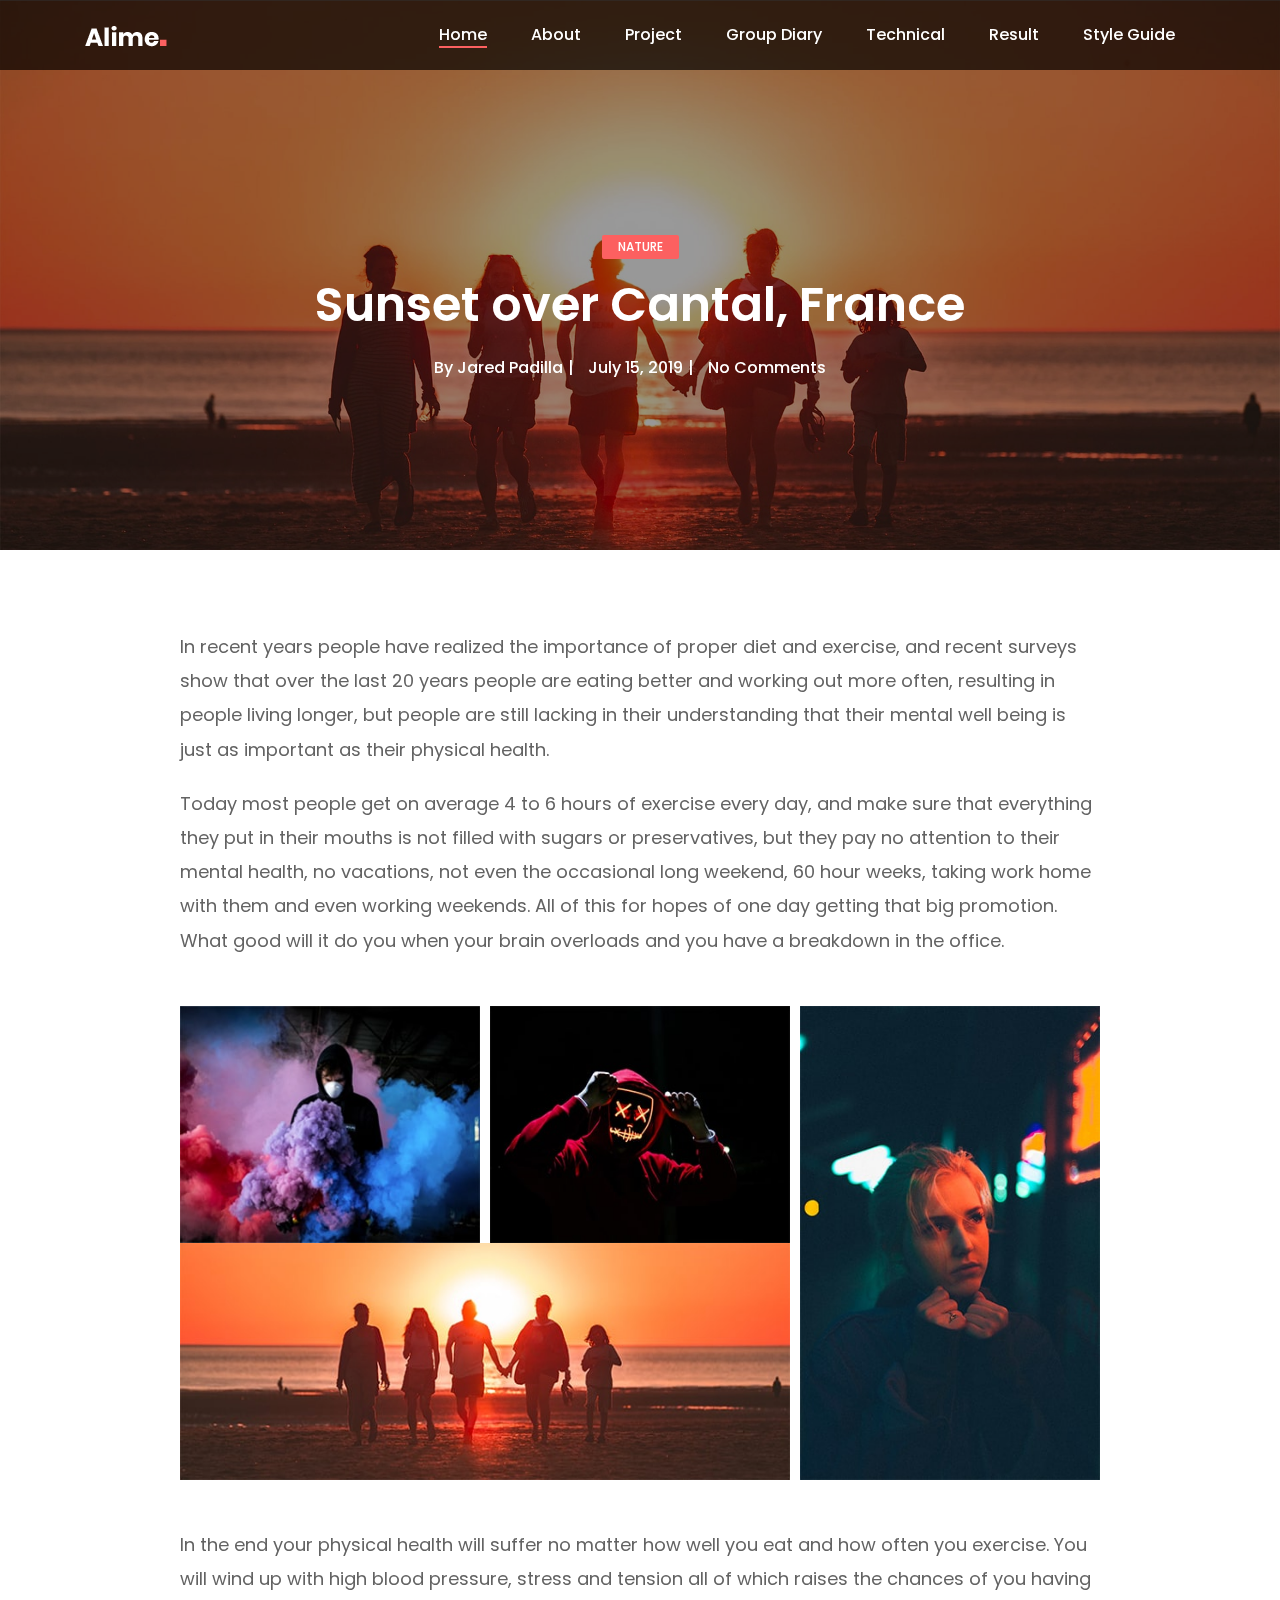
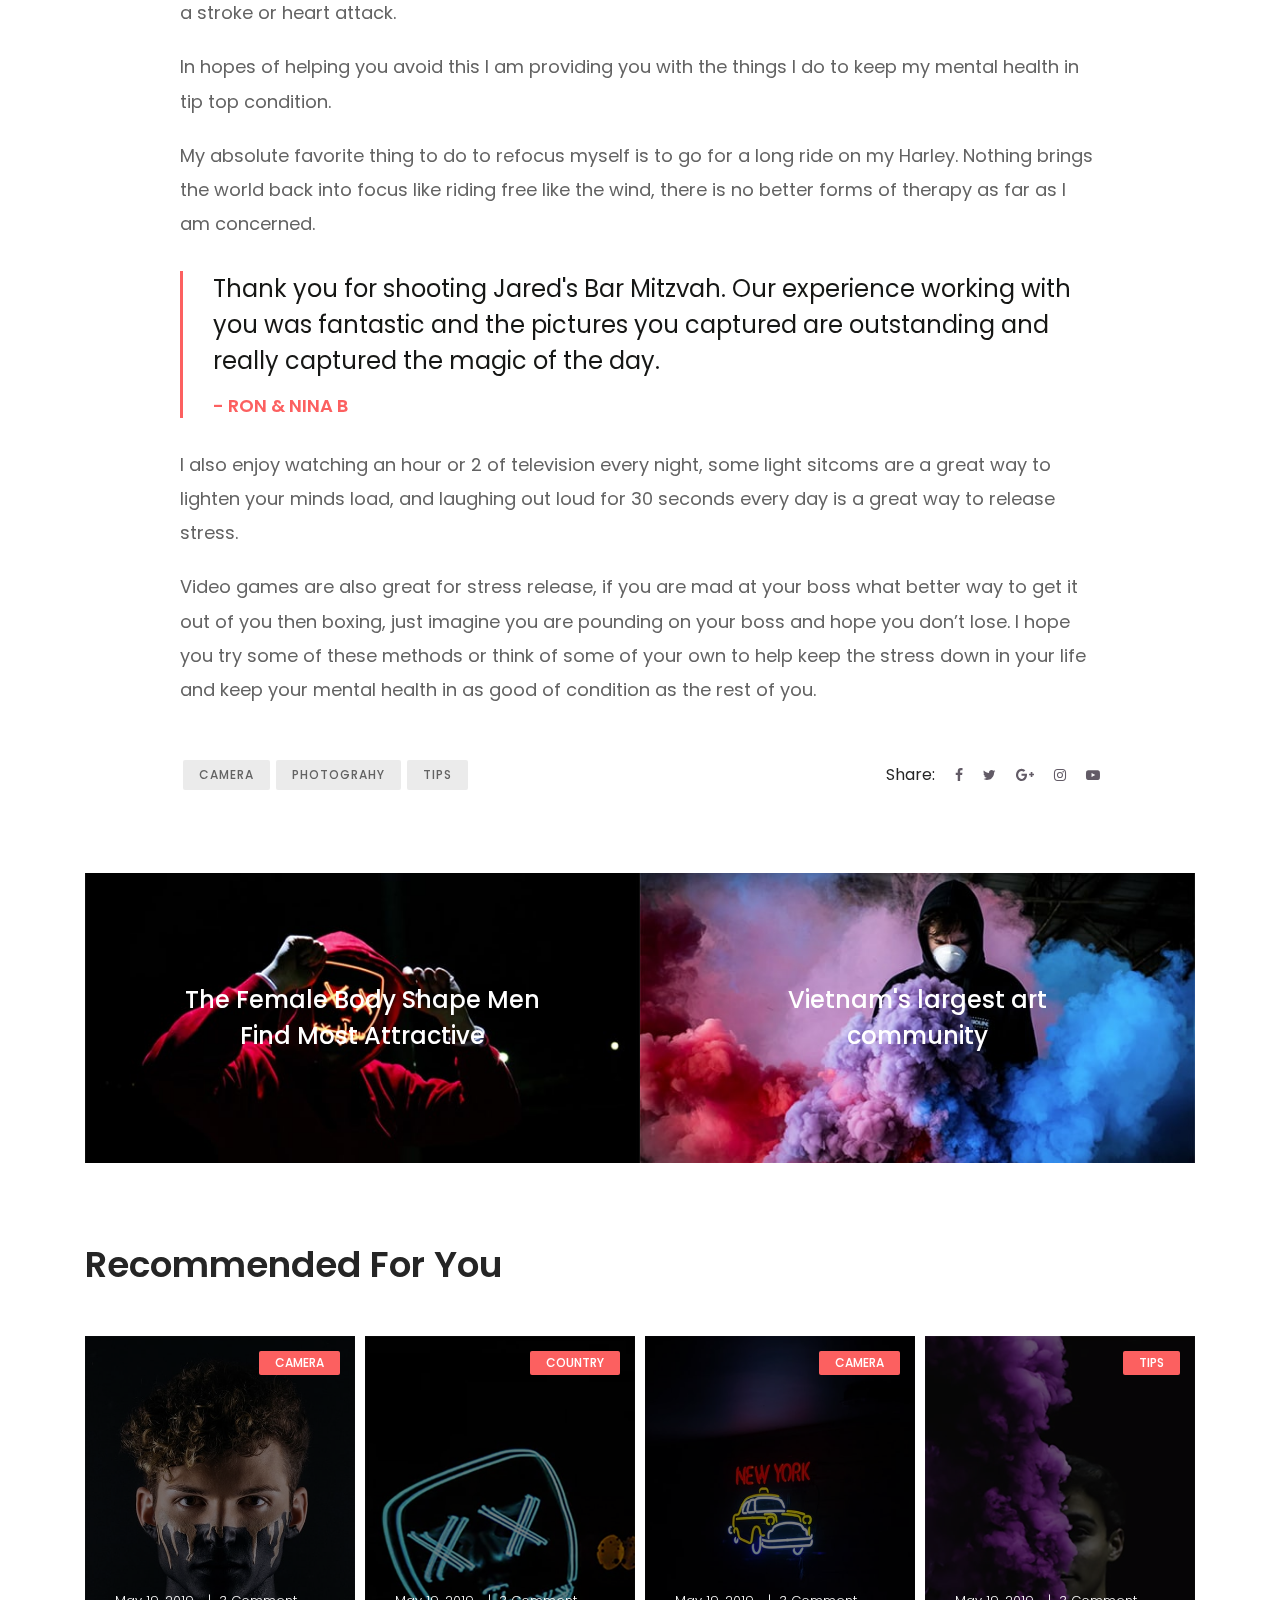
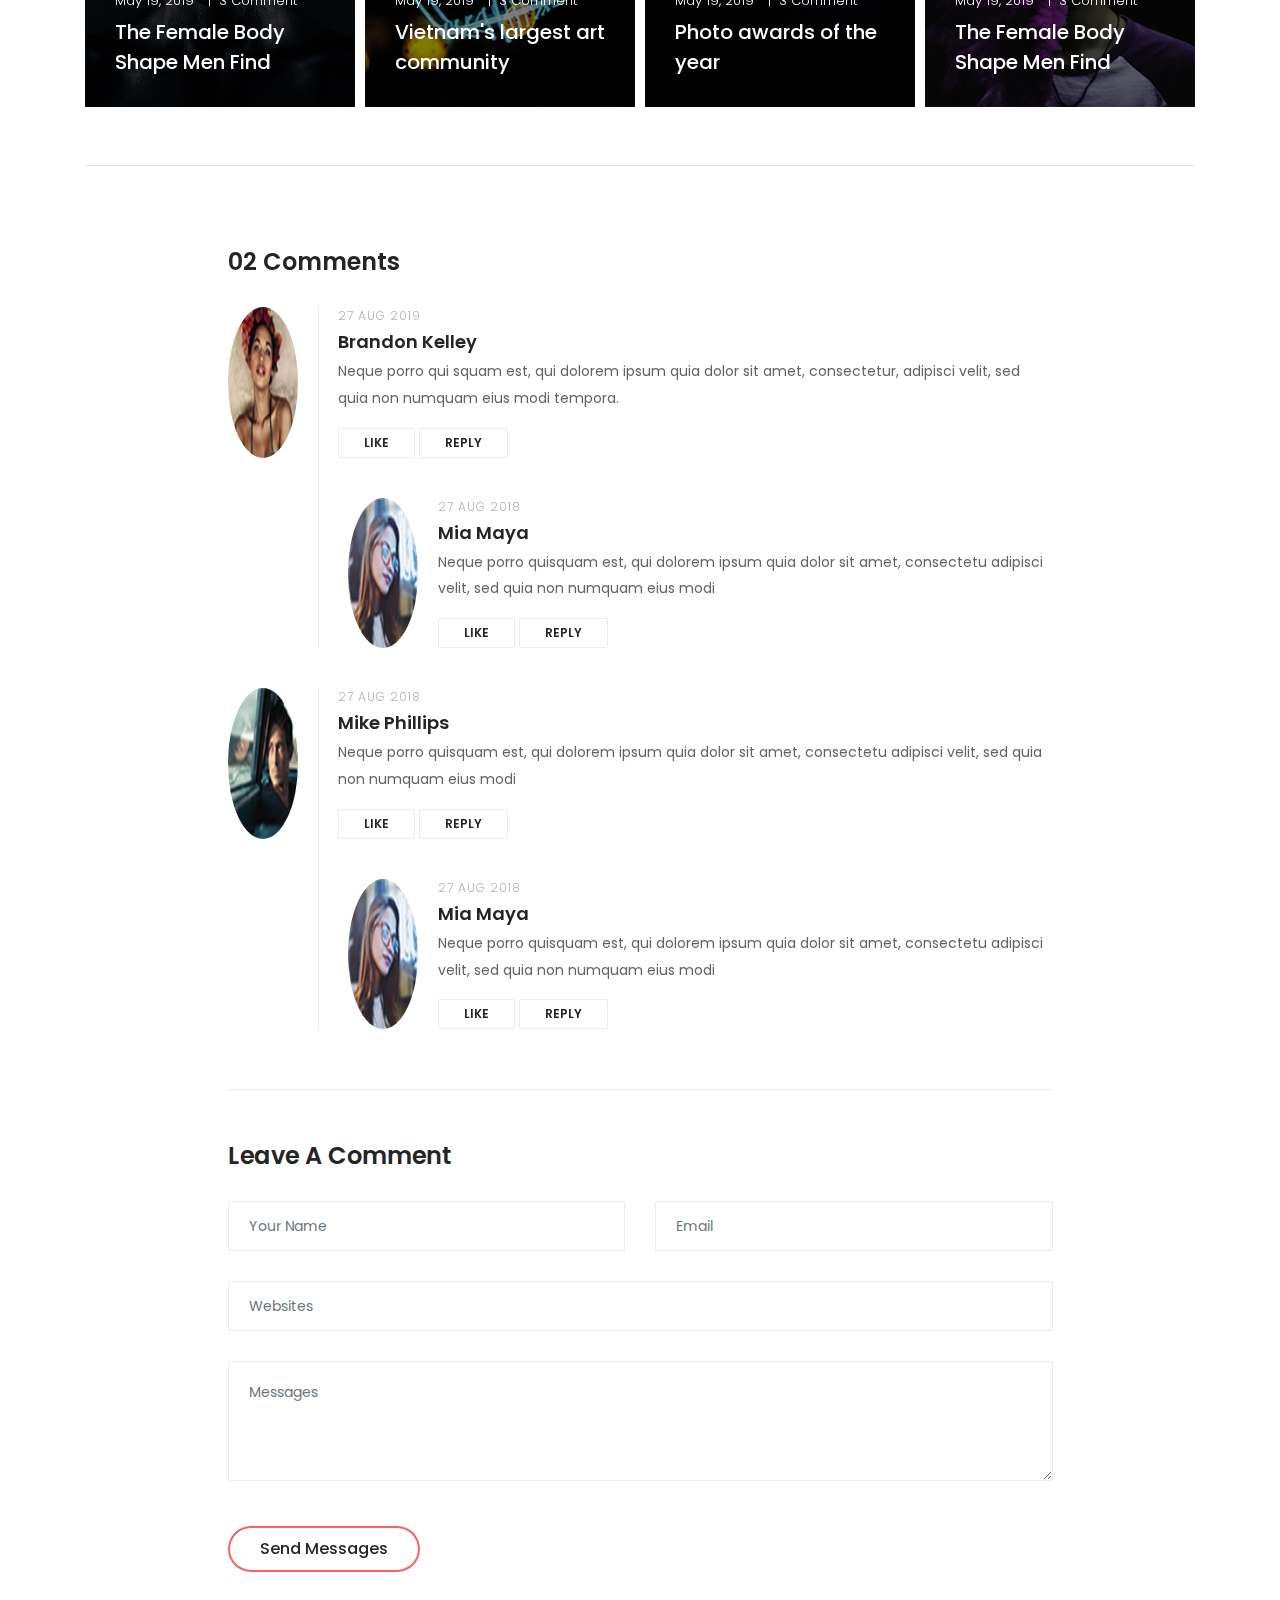
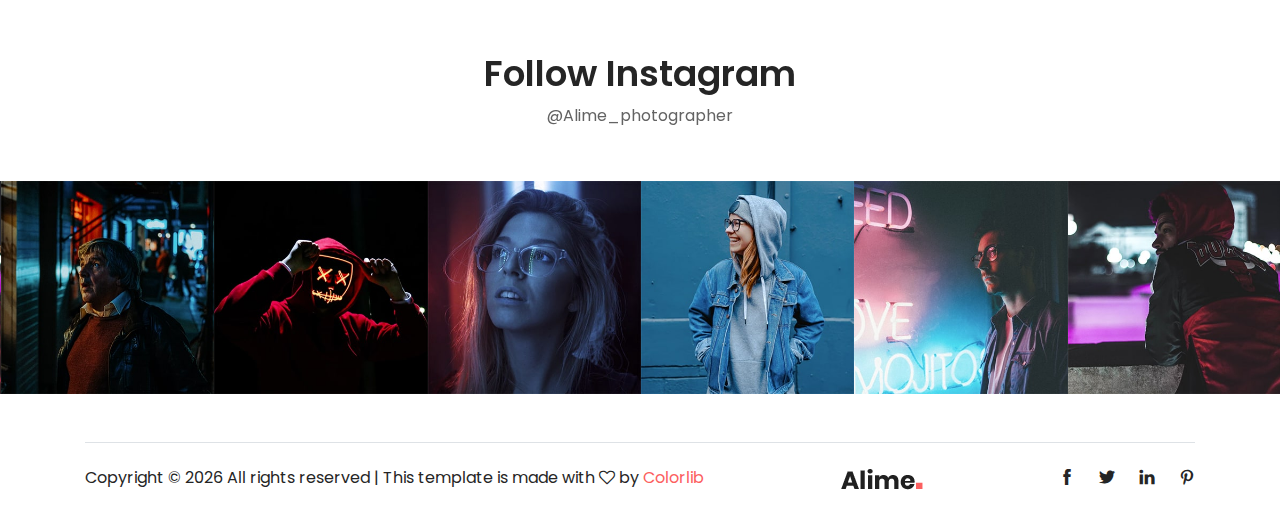
<file: single-blog.html>
<!DOCTYPE html>
<html lang="en">

<head>
    <meta charset="UTF-8">
    <meta name="description" content="">
    <meta http-equiv="X-UA-Compatible" content="IE=edge">
    <meta name="viewport" content="width=device-width, initial-scale=1, shrink-to-fit=no">

    <!-- Title -->
    <title>Alime - Photography HTML Template</title>

    <!-- Favicon -->
    <link rel="icon" href="./img/core-img/favicon.png">

    <!-- Stylesheet -->
    <link rel="stylesheet" href="style.css">

</head>

<body>
    <!-- Preloader -->
    <div id="preloader">
        <div class="loader"></div>
    </div>
    <!-- /Preloader -->

    <!-- Top Search Form Area -->
    <div class="top-search-area">
        <div class="modal fade" id="searchModal" tabindex="-1" role="dialog" aria-hidden="true">
            <div class="modal-dialog modal-dialog-centered" role="document">
                <div class="modal-content">
                    <div class="modal-body">
                        <!-- Close -->
                        <button type="button" class="btn close-btn" data-dismiss="modal"><i class="ti-close"></i></button>
                        <!-- Form -->
                        <form action="index.html" method="post">
                            <input type="search" name="top-search-bar" class="form-control" placeholder="Search and hit enter...">
                            <button type="submit">Search</button>
                        </form>
                    </div>
                </div>
            </div>
        </div>
    </div>

    <!-- Header Area Start -->
    <header class="header-area">
        <!-- Main Header Start -->
        <div class="main-header-area">
            <div class="classy-nav-container breakpoint-off">
                <div class="container">
                    <!-- Classy Menu -->
                    <nav class="classy-navbar justify-content-between" id="alimeNav">

                        <!-- Logo -->
                        <a class="nav-brand" href="./index.html"><img src="./img/core-img/logo.png" alt=""></a>

                        <!-- Navbar Toggler -->
                        <div class="classy-navbar-toggler">
                            <span class="navbarToggler"><span></span><span></span><span></span></span>
                        </div>

                        <!-- Menu -->
                        <div class="classy-menu">
                            <!-- Menu Close Button -->
                            <div class="classycloseIcon">
                                <div class="cross-wrap"><span class="top"></span><span class="bottom"></span></div>
                            </div>
                            <!-- Nav Start -->
                            <div class="classynav">
                                <ul id="nav">
                                    <li class="active"><a href="./index.html">Home</a></li>
                                    <li><a href="./about.html">About</a></li>
                                    <li><a href="project.html">Project</a></li>
                                    <li><a href="group-diary.html">Group Diary</a></li>
                                    <li><a href="technical.html">Technical</a></li>
                                    <li><a href="result.html">Result</a></li>
                                    <li><a href="styleguide.html">Style Guide</a></li>
                                </ul>

                                <!-- Search Icon -->
                            </div>
                            <!-- Nav End -->
                        </div>
                    </nav>
                </div>
            </div>
        </div>
    </header>
    <!-- Header Area End -->

    <!-- Breadcrumb Area Start -->
    <section class="breadcrumb-area blog bg-img bg-overlay jarallax" style="background-image: url(img/bg-img/18.jpg);">
        <div class="container h-100">
            <div class="row h-100 align-items-center">
                <div class="col-12">
                    <div class="breadcrumb-content text-center">
                        <a href="#" class="btn post-catagory">Nature</a>
                        <h2 class="page-title">Sunset over Cantal, France</h2>
                        <div class="post-meta">
                            <a href="#" class="post-author">By Jared Padilla</a>
                            <a href="#" class="post-date">July 15, 2019</a>
                            <a href="#" class="post-comments">No Comments</a>
                        </div>
                    </div>
                </div>
            </div>
        </div>
    </section>
    <!-- Breadcrumb Area End -->

    <!-- Blog Details Area Start -->
    <div class="alime--blog-area section-padding-80">
        <div class="container">
            <div class="row justify-content-center">
                <div class="col-12 col-lg-10">
                    <!-- Blog Details Text -->
                    <div class="blog-details-text">
                        <p>In recent years people have realized the importance of proper diet and exercise, and recent surveys show that over the last 20 years people are eating better and working out more often, resulting in people living longer, but people are still lacking in their understanding that their mental well being is just as important as their physical health.</p>

                        <p>Today most people get on average 4 to 6 hours of exercise every day, and make sure that everything they put in their mouths is not filled with sugars or preservatives, but they pay no attention to their mental health, no vacations, not even the occasional long weekend, 60 hour weeks, taking work home with them and even working weekends. All of this for hopes of one day getting that big promotion. What good will it do you when your brain overloads and you have a breakdown in the office.</p>

                        <div class="my-5">
                            <div class="row">
                                <div class="col-12 col-lg-8">
                                    <div class="row">
                                        <div class="col-12 col-sm-6">
                                            <img class="mb-10" src="img/bg-img/60.jpg" alt="">
                                        </div>
                                        <div class="col-12 col-sm-6">
                                            <img class="mb-10" src="img/bg-img/61.jpg" alt="">
                                        </div>
                                        <div class="col-12">
                                            <img class="mb-10" src="img/bg-img/63.jpg" alt="">
                                        </div>
                                    </div>
                                </div>
                                <div class="col-12 col-lg-4">
                                    <img class="mb-10" src="img/bg-img/62.jpg" alt="">
                                </div>
                            </div>
                        </div>

                        <p>In the end your physical health will suffer no matter how well you eat and how often you exercise. You will wind up with high blood pressure, stress and tension all of which raises the chances of you having a stroke or heart attack.</p>

                        <p>In hopes of helping you avoid this I am providing you with the things I do to keep my mental health in tip top condition.</p>

                        <p>My absolute favorite thing to do to refocus myself is to go for a long ride on my Harley. Nothing brings the world back into focus like riding free like the wind, there is no better forms of therapy as far as I am concerned.</p>

                        <!-- Blockquote -->
                        <blockquote class="alime-blockquote">
                            <h4>Thank you for shooting Jared's Bar Mitzvah. Our experience working with you was fantastic and the pictures you captured are outstanding and really captured the magic of the day.</h4>
                            <h6>- Ron &amp; Nina B</h6>
                        </blockquote>

                        <p>I also enjoy watching an hour or 2 of television every night, some light sitcoms are a great way to lighten your minds load, and laughing out loud for 30 seconds every day is a great way to release stress.</p>

                        <p>Video games are also great for stress release, if you are mad at your boss what better way to get it out of you then boxing, just imagine you are pounding on your boss and hope you don’t lose. I hope you try some of these methods or think of some of your own to help keep the stress down in your life and keep your mental health in as good of condition as the rest of you.</p>
                    </div>

                    <!-- Post Author Area -->
                    <div class="post-author-area mt-50 d-flex align-items-center justify-content-between">
                        <ul class="popular-tags">
                            <li><a class="btn badges-btn" href="#">CAMERA</a></li>
                            <li><a class="btn badges-btn" href="#">PHOTOGRAHY</a></li>
                            <li><a class="btn badges-btn" href="#">TIPS</a></li>
                        </ul>

                        <!-- Share Info -->
                        <div class="post-social-info d-flex align-items-center">
                            <p>Share:</p>
                            <a href="#"><i class="fa fa-facebook" aria-hidden="true"></i></a>
                            <a href="#"><i class="fa fa-twitter" aria-hidden="true"></i></a>
                            <a href="#"><i class="fa fa-google-plus" aria-hidden="true"></i></a>
                            <a href="#"><i class="fa fa-instagram" aria-hidden="true"></i></a>
                            <a href="#"><i class="fa fa-youtube-play" aria-hidden="true"></i></a>
                        </div>
                    </div>
                </div>
            </div>
        </div>
    </div>
    <!-- Blog Details Area End -->

    <!-- Pager Area Start -->
    <div class="alime-pager-area section-padding-0-80">
        <div class="container">
            <div class="row no-gutters">
                <!-- Previous -->
                <div class="col-6">
                    <div class="previous bg-img" style="background-image: url(img/bg-img/5.jpg);">
                        <div class="overlay-content d-flex align-items-center justify-content-center">
                            <a href="#" class="post-title">The Female Body Shape Men Find Most Attractive</a>
                            <a href="#" class="previous-link"><i class="arrow_left"></i></a>
                        </div>
                    </div>
                </div>
                <!-- Next -->
                <div class="col-6">
                    <div class="next bg-img" style="background-image: url(img/bg-img/49.jpg);">
                        <div class="overlay-content d-flex align-items-center justify-content-center">
                            <a href="#" class="post-title">Vietnam's largest art community</a>
                            <a href="#" class="next-link"><i class="arrow_right"></i></a>
                        </div>
                    </div>
                </div>
            </div>
        </div>
    </div>
    <!-- Pager Area End -->

    <!-- Related News Area Start -->
    <div class="related-news-area">
        <div class="container">
            <div class="row">
                <div class="col-12">
                    <div class="section-heading">
                        <h2>Recommended For You</h2>
                    </div>
                </div>
            </div>

            <div class="row">
                <!-- Single Blog Area -->
                <div class="col-12 col-sm-6 col-lg-3">
                    <div class="single-post-area">
                        <!-- Post Thumbnail -->
                        <a href="#" class="post-thumbnail"><img src="img/bg-img/52.jpg" alt=""></a>
                        <!-- Post Catagory -->
                        <a href="#" class="btn post-catagory">Camera</a>
                        <!-- Post Conetent -->
                        <div class="post-content">
                            <div class="post-meta">
                                <a href="#">May 19, 2019</a>
                                <a href="#">3 Comment</a>
                            </div>
                            <a href="#" class="post-title">The Female Body Shape Men Find</a>
                        </div>
                    </div>
                </div>

                <!-- Single Blog Area -->
                <div class="col-12 col-sm-6 col-lg-3">
                    <div class="single-post-area">
                        <!-- Post Thumbnail -->
                        <a href="#" class="post-thumbnail"><img src="img/bg-img/53.jpg" alt=""></a>
                        <!-- Post Catagory -->
                        <a href="#" class="btn post-catagory">Country</a>
                        <!-- Post Conetent -->
                        <div class="post-content">
                            <div class="post-meta">
                                <a href="#">May 19, 2019</a>
                                <a href="#">3 Comment</a>
                            </div>
                            <a href="#" class="post-title">Vietnam's largest art community</a>
                        </div>
                    </div>
                </div>

                <!-- Single Blog Area -->
                <div class="col-12 col-sm-6 col-lg-3">
                    <div class="single-post-area">
                        <!-- Post Thumbnail -->
                        <a href="#" class="post-thumbnail"><img src="img/bg-img/54.jpg" alt=""></a>
                        <!-- Post Catagory -->
                        <a href="#" class="btn post-catagory">Camera</a>
                        <!-- Post Conetent -->
                        <div class="post-content">
                            <div class="post-meta">
                                <a href="#">May 19, 2019</a>
                                <a href="#">3 Comment</a>
                            </div>
                            <a href="#" class="post-title">Photo awards of the year</a>
                        </div>
                    </div>
                </div>

                <!-- Single Blog Area -->
                <div class="col-12 col-sm-6 col-lg-3">
                    <div class="single-post-area">
                        <!-- Post Thumbnail -->
                        <a href="#" class="post-thumbnail"><img src="img/bg-img/55.jpg" alt=""></a>
                        <!-- Post Catagory -->
                        <a href="#" class="btn post-catagory">Tips</a>
                        <!-- Post Conetent -->
                        <div class="post-content">
                            <div class="post-meta">
                                <a href="#">May 19, 2019</a>
                                <a href="#">3 Comment</a>
                            </div>
                            <a href="#" class="post-title">The Female Body Shape Men Find</a>
                        </div>
                    </div>
                </div>
            </div>

            <div class="border-top mt-5"></div>
        </div>
    </div>
    <!-- Related News Area End -->

    <!-- Comment Area Start -->
    <div class="comment-area section-padding-80">
        <div class="container">
            <div class="row justify-content-center">
                <div class="col-lg-9">
                    <!-- Comments Area -->
                    <div class="comment_area clearfix">
                        <h4 class="mb-30">02 Comments</h4>

                        <ol>
                            <!-- Single Comment Area -->
                            <li class="single_comment_area">
                                <!-- Comment Content -->
                                <div class="comment-content d-flex">
                                    <!-- Comment Author -->
                                    <div class="comment-author">
                                        <img src="img/bg-img/32.jpg" alt="author">
                                    </div>
                                    <!-- Comment Meta -->
                                    <div class="comment-meta">
                                        <a href="#" class="post-date">27 Aug 2019</a>
                                        <h5>Brandon Kelley</h5>
                                        <p>Neque porro qui squam est, qui dolorem ipsum quia dolor sit amet, consectetur, adipisci velit, sed quia non numquam eius modi tempora.</p>
                                        <a href="#" class="like">Like</a>
                                        <a href="#" class="reply">Reply</a>
                                    </div>
                                </div>

                                <ol class="children">
                                    <li class="single_comment_area">
                                        <!-- Comment Content -->
                                        <div class="comment-content d-flex">
                                            <!-- Comment Author -->
                                            <div class="comment-author">
                                                <img src="img/bg-img/33.jpg" alt="author">
                                            </div>
                                            <!-- Comment Meta -->
                                            <div class="comment-meta">
                                                <a href="#" class="post-date">27 Aug 2018</a>
                                                <h5>Mia Maya</h5>
                                                <p>Neque porro quisquam est, qui dolorem ipsum quia dolor sit amet, consectetu adipisci velit, sed quia non numquam eius modi</p>
                                                <a href="#" class="like">Like</a>
                                                <a href="#" class="reply">Reply</a>
                                            </div>
                                        </div>
                                    </li>
                                </ol>
                            </li>

                            <!-- Single Comment Area -->
                            <li class="single_comment_area">
                                <!-- Comment Content -->
                                <div class="comment-content d-flex">
                                    <!-- Comment Author -->
                                    <div class="comment-author">
                                        <img src="img/bg-img/34.jpg" alt="author">
                                    </div>
                                    <!-- Comment Meta -->
                                    <div class="comment-meta">
                                        <a href="#" class="post-date">27 Aug 2018</a>
                                        <h5>Mike Phillips</h5>
                                        <p>Neque porro quisquam est, qui dolorem ipsum quia dolor sit amet, consectetu adipisci velit, sed quia non numquam eius modi</p>
                                        <a href="#" class="like">Like</a>
                                        <a href="#" class="reply">Reply</a>
                                    </div>
                                </div>
                                
                                <ol class="children">
                                    <li class="single_comment_area">
                                        <!-- Comment Content -->
                                        <div class="comment-content d-flex">
                                            <!-- Comment Author -->
                                            <div class="comment-author">
                                                <img src="img/bg-img/33.jpg" alt="author">
                                            </div>
                                            <!-- Comment Meta -->
                                            <div class="comment-meta">
                                                <a href="#" class="post-date">27 Aug 2018</a>
                                                <h5>Mia Maya</h5>
                                                <p>Neque porro quisquam est, qui dolorem ipsum quia dolor sit amet, consectetu adipisci velit, sed quia non numquam eius modi</p>
                                                <a href="#" class="like">Like</a>
                                                <a href="#" class="reply">Reply</a>
                                            </div>
                                        </div>
                                    </li>
                                </ol>
                            </li>
                        </ol>
                    </div>

                    <!-- Leave A Reply -->
                    <div class="alime-contact-form mt-50">
                        <h4 class="mb-30">Leave A Comment</h4>

                        <!-- Form -->
                        <form action="#" method="post">
                            <div class="row">
                                <div class="col-12 col-md-6">
                                    <input type="text" name="message-name" class="form-control mb-30" placeholder="Your Name">
                                </div>
                                <div class="col-12 col-md-6">
                                    <input type="email" name="message-email" class="form-control mb-30" placeholder="Email">
                                </div>
                                <div class="col-12">
                                    <input type="text" name="website" class="form-control mb-30" placeholder="Websites">
                                </div>
                                <div class="col-12">
                                    <textarea name="message" class="form-control mb-30" placeholder="Messages"></textarea>
                                </div>
                                <div class="col-12">
                                    <button type="submit" class="btn alime-btn btn-2 mt-15">Send Messages</button>
                                </div>
                            </div>
                        </form>
                    </div>

                </div>
            </div>
        </div>
    </div>
    <!-- Comment Area End -->

    <!-- Follow Area Start -->
    <div class="follow-area clearfix">
        <div class="container">
            <div class="row">
                <div class="col-12">
                    <div class="section-heading text-center">
                        <h2>Follow Instagram</h2>
                        <p>@Alime_photographer</p>
                    </div>
                </div>
            </div>
        </div>

        <!-- Instagram Feed Area -->
        <div class="instragram-feed-area owl-carousel">
            <!-- Single Instagram Item -->
            <div class="single-instagram-item">
                <img src="img/bg-img/11.jpg" alt="">
                <div class="instagram-hover-content text-center d-flex align-items-center justify-content-center">
                    <a href="#">
                        <i class="ti-instagram" aria-hidden="true"></i>
                        <span>Alime_photographer</span>
                    </a>
                </div>
            </div>
            <!-- Single Instagram Item -->
            <div class="single-instagram-item">
                <img src="img/bg-img/12.jpg" alt="">
                <div class="instagram-hover-content text-center d-flex align-items-center justify-content-center">
                    <a href="#">
                        <i class="ti-instagram" aria-hidden="true"></i>
                        <span>Alime_photographer</span>
                    </a>
                </div>
            </div>
            <!-- Single Instagram Item -->
            <div class="single-instagram-item">
                <img src="img/bg-img/13.jpg" alt="">
                <div class="instagram-hover-content text-center d-flex align-items-center justify-content-center">
                    <a href="#">
                        <i class="ti-instagram" aria-hidden="true"></i>
                        <span>Alime_photographer</span>
                    </a>
                </div>
            </div>
            <!-- Single Instagram Item -->
            <div class="single-instagram-item">
                <img src="img/bg-img/14.jpg" alt="">
                <div class="instagram-hover-content text-center d-flex align-items-center justify-content-center">
                    <a href="#">
                        <i class="ti-instagram" aria-hidden="true"></i>
                        <span>Alime_photographer</span>
                    </a>
                </div>
            </div>
            <!-- Single Instagram Item -->
            <div class="single-instagram-item">
                <img src="img/bg-img/15.jpg" alt="">
                <div class="instagram-hover-content text-center d-flex align-items-center justify-content-center">
                    <a href="#">
                        <i class="ti-instagram" aria-hidden="true"></i>
                        <span>Alime_photographer</span>
                    </a>
                </div>
            </div>
            <!-- Single Instagram Item -->
            <div class="single-instagram-item">
                <img src="img/bg-img/16.jpg" alt="">
                <div class="instagram-hover-content text-center d-flex align-items-center justify-content-center">
                    <a href="#">
                        <i class="ti-instagram" aria-hidden="true"></i>
                        <span>Alime_photographer</span>
                    </a>
                </div>
            </div>
        </div>
    </div>
    <!-- Follow Area End -->

    <!-- Footer Area Start -->
    <footer class="footer-area">
        <div class="container">
            <div class="row">

                <div class="col-12">
                    <div class="border-top mt-5"></div>
                    <div class="footer-content d-flex align-items-center justify-content-between">
                        <!-- Copywrite Text -->
                        <div class="copywrite-text">
                            <p>
                                <!-- Link back to Colorlib can't be removed. Template is licensed under CC BY 3.0. -->
                                Copyright &copy;
                                <script>document.write(new Date().getFullYear());</script>
                                All rights reserved | This template is made with <i class="fa fa-heart-o"
                                                                                    aria-hidden="true"></i> by <a
                                    href="https://colorlib.com"
                                    target="_blank">Colorlib</a>
                                <!-- Link back to Colorlib can't be removed. Template is licensed under CC BY 3.0. -->
                            </p>
                        </div>
                        <!-- Footer Logo -->
                        <div class="footer-logo">
                            <a href="#"><img src="img/core-img/logo2.png" alt=""></a>
                        </div>
                        <!-- Social Info -->
                        <div class="social-info">
                            <a href="#"><i class="ti-facebook" aria-hidden="true"></i></a>
                            <a href="#"><i class="ti-twitter-alt" aria-hidden="true"></i></a>
                            <a href="#"><i class="ti-linkedin" aria-hidden="true"></i></a>
                            <a href="#"><i class="ti-pinterest" aria-hidden="true"></i></a>
                        </div>
                    </div>
                </div>
            </div>
        </div>
    </footer>
    <!-- Footer Area End -->

    <!-- **** All JS Files ***** -->
    <!-- jQuery 2.2.4 -->
    <script src="js/jquery.min.js"></script>
    <!-- Popper -->
    <script src="js/popper.min.js"></script>
    <!-- Bootstrap -->
    <script src="js/bootstrap.min.js"></script>
    <!-- All Plugins -->
    <script src="js/alime.bundle.js"></script>
    <!-- Active -->
    <script src="js/default-assets/active.js"></script>

</body>

</html>
</file>
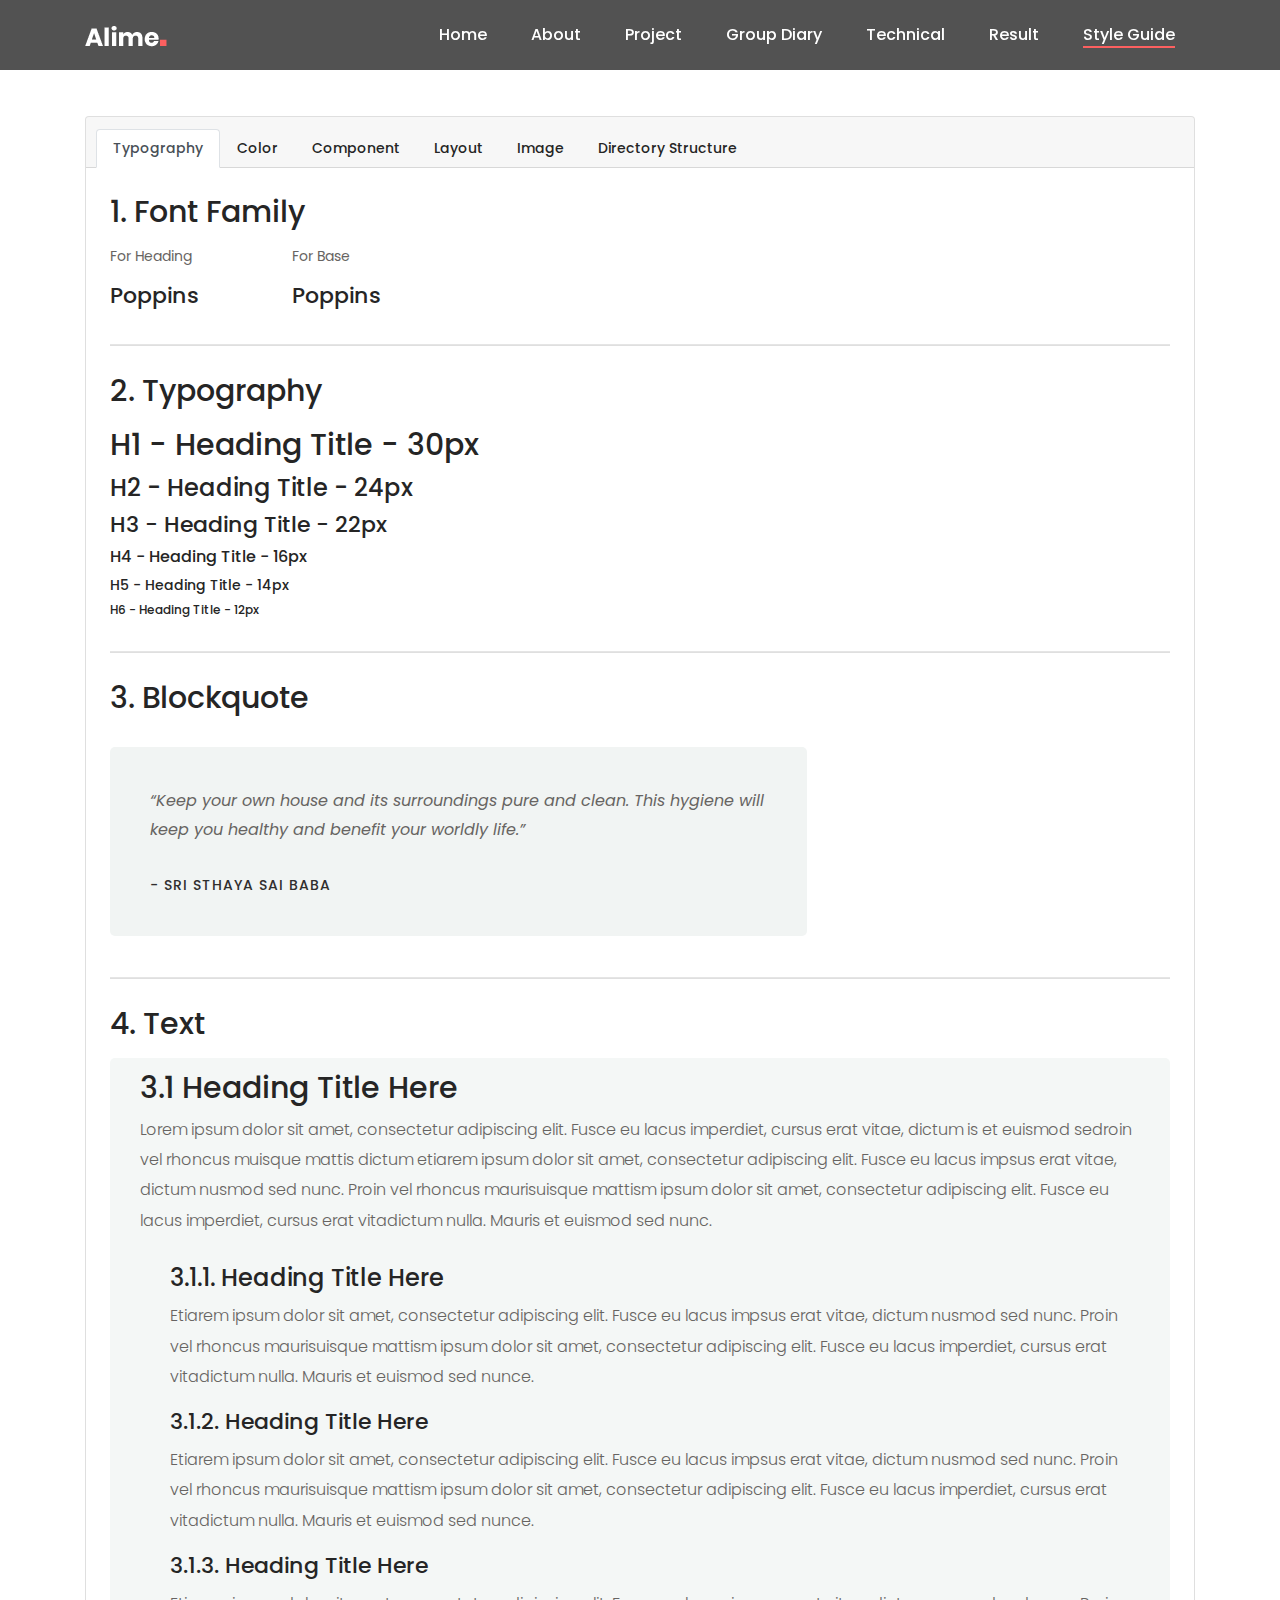
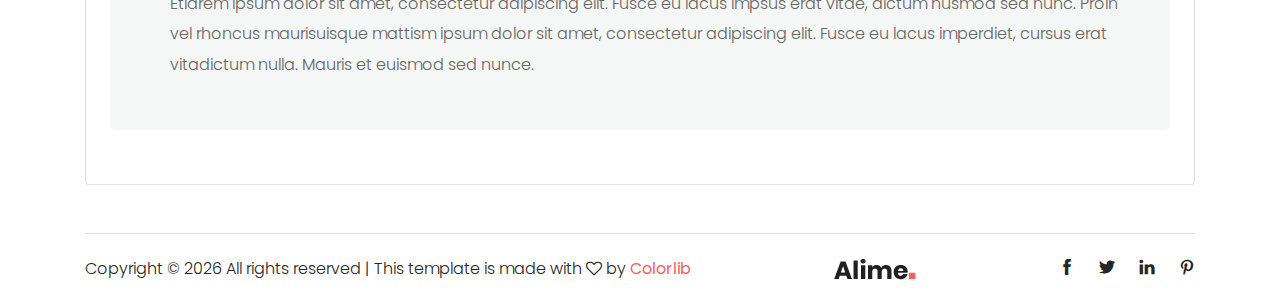
<file: styleguide.html>
<!DOCTYPE html>
<html lang="en">

<head>
    <meta charset="UTF-8">
    <meta name="description" content="">
    <meta http-equiv="X-UA-Compatible" content="IE=edge">
    <meta name="viewport" content="width=device-width, initial-scale=1, shrink-to-fit=no">

    <!-- Title -->
    <title>GROUP 03 - Style Guide</title>

    <!-- Favicon -->
    <link rel="icon" href="./img/core-img/favicon.png">

    <!-- Stylesheet -->
    <link rel="stylesheet" href="style.css">
    <link rel="stylesheet" href="css/resultstyle.css">


</head>

<body>
<!-- Preloader -->
<div id="preloader">
    <div class="loader"></div>
</div>
<!-- /Preloader -->


<!-- Header Area Start -->
<header class="header-area">
    <!-- Main Header Start -->
    <div class="main-header-area">
        <div class="classy-nav-container breakpoint-off">
            <div class="container">
                <!-- Classy Menu -->
                <nav class="classy-navbar justify-content-between" id="alimeNav">

                    <!-- Logo -->
                    <a class="nav-brand" href="./index.html"><img src="./img/core-img/logo.png" alt=""></a>

                    <!-- Navbar Toggler -->
                    <div class="classy-navbar-toggler">
                        <span class="navbarToggler"><span></span><span></span><span></span></span>
                    </div>

                    <!-- Menu -->
                    <div class="classy-menu">
                        <!-- Menu Close Button -->
                        <div class="classycloseIcon">
                            <div class="cross-wrap"><span class="top"></span><span class="bottom"></span></div>
                        </div>
                        <!-- Nav Start -->
                        <div class="classynav">
                            <ul id="nav">
                                <li><a href="./index.html">Home</a></li>
                                <li><a href="./about.html">About</a></li>
                                <li><a href="project.html">Project</a></li>
                                <li><a href="group-diary.html">Group Diary</a></li>
                                <li><a href="technical.html">Technical</a></li>
                                <li><a href="result.html">Result</a></li>
                                <li class="active"><a href="styleguide.html">Style Guide</a></li>
                            </ul>

                            <!-- Search Icon -->
                        </div>
                        <!-- Nav End -->
                    </div>
                </nav>
            </div>
        </div>
    </div>
</header>
<!-- Header Area End -->

<!--Section tab group diary-->
<div class="section-padding-100-0">
    <div class="container">
        <div class="row">
            <div class=" col-12 d-flex justify-content-center">
                <div class="col-12 p-0">
                    <div class="card mt-3 tab-card">
                        <div class="card-header">
                            <ul class="nav nav-tabs card-header-tabs" id="myTab" role="tablist">
                                <li class="nav-item">
                                    <a class="nav-link active" id="week1" data-toggle="tab" href="#one" role="tab"
                                       aria-controls="One" aria-selected="true">Typography</a>
                                </li>
                                <li class="nav-item">
                                    <a class="nav-link" id="week2" data-toggle="tab" href="#two" role="tab"
                                       aria-controls="Two" aria-selected="false">Color</a>
                                </li>
                                <li class="nav-item">
                                    <a class="nav-link" id="week3" data-toggle="tab" href="#three" role="tab"
                                       aria-controls="Three" aria-selected="false">Component</a>
                                </li>
                                <li class="nav-item">
                                    <a class="nav-link" id="week4" data-toggle="tab" href="#four" role="tab"
                                       aria-controls="Four" aria-selected="false">Layout</a>
                                </li>
                                <li class="nav-item">
                                    <a class="nav-link" id="week" data-toggle="tab" href="#five" role="tab"
                                       aria-controls="Five" aria-selected="false">Image</a>
                                </li>
                                <li class="nav-item">
                                    <a class="nav-link" id="week6" data-toggle="tab" href="#six" role="tab"
                                       aria-controls="Six" aria-selected="false">Directory Structure</a>
                                </li>
                            </ul>
                        </div>

                        <div class="tab-content" id="myTabContent">
                            <div class="tab-pane fade show active" id="one" role="tabpanel" aria-labelledby="week1">
                                <div class="col-12 p-4">
                                    <div class="row">
                                        <div class="col-lg-12 col-md-12 col-sm-12 col-xs-12">
                                            <h1 class="mb-15">1. Font Family</h1>
                                        </div>
                                        <div class="col-lg-2 col-md-2 col-sm-6 col-xs-12">
                                            <span>For Heading</span>
                                            <h3 class="mt-15">Poppins</h3>
                                        </div>
                                        <div class="col-lg-2 col-md-2 col-sm-6 col-xs-12"><span>For Base</span>
                                            <h3 class="mt-15">Poppins</h3>
                                        </div>
                                    </div>
                                    <hr>
                                    <div class="row">
                                        <div class="col-lg-12 col-md-12 col-sm-12 col-xs-12">
                                            <h1 class="mb-15">2. Typography</h1>
                                        </div>
                                        <div class="col-lg-6 col-md-6 col-sm-6 col-xs-12">
                                            <h1>H1 - Heading Title - 30px</h1>
                                            <h2>H2 - Heading Title - 24px</h2>
                                            <h3>H3 - Heading Title - 22px</h3>
                                            <h4>H4 - Heading Title - 16px</h4>
                                            <h5>H5 - Heading Title - 14px</h5>
                                            <h6>H6 - Heading Title - 12px</h6>
                                        </div>
                                    </div>
                                    <hr>
                                    <div class="row">
                                        <div class="col-lg-12 col-md-12 col-sm-12 col-xs-12">
                                            <h1 class=" mb-30">3. Blockquote</h1>
                                        </div>
                                        <div class="col-lg-8 col-md-8 col-sm-12 col-xs-12">
                                            <div class="blockquote ">
                                                <div class="blockquote-content">
                                                    <p>“Keep your own house and its surroundings pure and clean. This
                                                        hygiene will keep you healthy and benefit your worldly
                                                        life.”</p>
                                                </div>
                                                <div class="blocquote-author">- Sri Sthaya sai Baba</div>
                                            </div>
                                        </div>
                                    </div>

                                    <hr>
                                    <div class="row p-0">
                                        <div class="col-lg-12 col-md-12 col-sm-12 col-xs-12">
                                            <h1 class="mb-15">4. Text</h1>
                                            <div class="widget">
                                                <h1>3.1 Heading Title Here</h1>
                                                <p>Lorem ipsum dolor sit amet, consectetur adipiscing elit. Fusce eu
                                                    lacus
                                                    imperdiet, cursus erat vitae, dictum is et euismod sedroin vel
                                                    rhoncus
                                                    muisque mattis dictum etiarem ipsum dolor sit amet, consectetur
                                                    adipiscing elit. Fusce eu lacus impsus erat vitae, dictum nusmod sed
                                                    nunc. Proin vel rhoncus maurisuisque mattism ipsum dolor sit amet,
                                                    consectetur adipiscing elit. Fusce eu lacus imperdiet, cursus erat
                                                    vitadictum nulla. Mauris et euismod sed nunc. </p>
                                                <div class="widget">
                                                    <h2>3.1.1. Heading Title Here</h2>
                                                    <p>Etiarem ipsum dolor sit amet, consectetur adipiscing elit. Fusce
                                                        eu
                                                        lacus
                                                        impsus erat vitae, dictum nusmod sed nunc. Proin vel rhoncus
                                                        maurisuisque mattism ipsum dolor sit amet, consectetur
                                                        adipiscing
                                                        elit.
                                                        Fusce eu lacus imperdiet, cursus erat vitadictum nulla. Mauris
                                                        et
                                                        euismod sed nunce. </p>
                                                    <h3>3.1.2. Heading Title Here</h3>
                                                    <p>Etiarem ipsum dolor sit amet, consectetur adipiscing elit. Fusce
                                                        eu
                                                        lacus
                                                        impsus erat vitae, dictum nusmod sed nunc. Proin vel rhoncus
                                                        maurisuisque mattism ipsum dolor sit amet, consectetur
                                                        adipiscing
                                                        elit.
                                                        Fusce eu lacus imperdiet, cursus erat vitadictum nulla. Mauris
                                                        et
                                                        euismod sed nunce. </p>
                                                    <h3>3.1.3. Heading Title Here</h3>
                                                    <p>Etiarem ipsum dolor sit amet, consectetur adipiscing elit. Fusce
                                                        eu
                                                        lacus impsus erat vitae, dictum nusmod sed nunc. Proin vel
                                                        rhoncus
                                                        maurisuisque mattism ipsum dolor sit amet, consectetur
                                                        adipiscing
                                                        elit. Fusce eu lacus imperdiet, cursus erat vitadictum nulla.
                                                        Mauris
                                                        et euismod sed nunce. </p>
                                                </div>
                                            </div>


                                        </div>
                                    </div>
                                </div>
                            </div>
                            <div class="tab-pane fade " id="two" role="tabpanel" aria-labelledby="week2">
                                <div class="col-12 p-4">
                                    <div class="row">
                                        <div class="col-lg-12 col-md-12 col-sm-12 col-xs-12 ">
                                            <h1 class="mb-15">Color Palette</h1>
                                        </div>
                                        <div class="col-lg-2 col-md-2 col-sm-4 col-xs-12 text-center">
                                            <div class="circle-default-color"></div>
                                            <div class="box-info">
                                                <h4 class="mt-15">Default</h4>
                                                <p>#64dd17</p>
                                            </div>
                                        </div>
                                        <div class="col-lg-2 col-md-2 col-sm-4 col-xs-12 text-center">
                                            <div class="circle-primary-color"></div>
                                            <div class="box-info">
                                                <h4 class="mt-15">Primary</h4>
                                                <p>#fb8533</p>
                                            </div>
                                        </div>
                                        <div class="col-lg-2 col-md-2 col-sm-4 col-xs-12 text-center">
                                            <div class="circle-heading-color"></div>
                                            <div class="box-info">
                                                <h4 class="mt-15">Heading</h4>
                                                <p>#272625</p>
                                            </div>
                                        </div>
                                        <div class="col-lg-2 col-md-2 col-sm-4 col-xs-12 text-center">
                                            <div class="circle-secondary-color"></div>
                                            <div class="box-info">
                                                <h4 class="mt-15">Secondary</h4>
                                                <p>#676462</p>
                                            </div>
                                        </div>
                                    </div>
                                </div>
                            </div>
                            <div class="tab-pane fade " id="three" role="tabpanel" aria-labelledby="week3">
                                <div class="col-12 p-4">
                                    <div class="row">
                                        <div class="col-lg-12 col-md-12 col-sm-12 col-xs-12">
                                            <h1 class="mb-15">1. Form Elements</h1>
                                        </div>
                                        <form>
                                            <div class="col-lg-6 col-md-6 col-sm-6 col-xs-12">
                                                <div class="form-group">
                                                    <label class="control-label sr-only"></label>
                                                    <input id="email" type="text" class="form-control"
                                                           placeholder="input">
                                                </div>
                                                <div class="form-group">
                                                    <label class="control-label sr-only" for="textarea"></label>
                                                    <textarea class="form-control" id="textarea" name="textarea"
                                                              rows="6" placeholder="textarea"></textarea>
                                                </div>
                                            </div>
                                        </form>
                                    </div>
                                    <div class="row">
                                        <div class="col-lg-3 col-md-3 col-sm-4 col-xs-12">
                                            <div class="radio">
                                                <label>
                                                    <input type="radio" name="optionsRadios" value="">
                                                    <p> Radio button </p>
                                                </label>
                                            </div>
                                        </div>
                                        <div class="col-lg-3 col-md-3 col-sm-4 col-xs-12">
                                            <div class="radio">
                                                <label>
                                                    <input type="radio" name="optionsRadios" value="option1" checked="">
                                                    <p>Selected Radio button</p>
                                                </label>
                                            </div>
                                        </div>
                                    </div>
                                    <div class="row">
                                        <div class="col-lg-3 col-md-3 col-sm-4 col-xs-12">
                                            <div class="checkbox">
                                                <label>
                                                    <input type="checkbox" value="">
                                                    <p>Check Box</p>
                                                </label>
                                            </div>
                                        </div>
                                        <div class="col-lg-3 col-md-3 col-sm-4 col-xs-12 ">
                                            <div class="checkbox">
                                                <label>
                                                    <input type="checkbox" value="" checked="">
                                                    <p>Selected Check box</p>
                                                </label>
                                            </div>
                                        </div>
                                    </div>
                                    <hr>
                                    <div class="row">
                                        <div class="col-lg-12 col-md-12 col-sm-12 col-xs-12">
                                            <h1 class="mb-15">2. Icon</h1>
                                        </div>
                                    </div>
                                    <div class="row align-items-center widget col-md-6">
                                        <p class="icon text-center"><i class="fa fa-facebook"></i> <i
                                                class="fa fa-google-plus"></i>
                                            <i
                                                    class="fa fa-linkedin"></i> <i class="fa fa-twitter"></i> <i
                                                    class="fa fa-pinterest"></i> <i class="fa fa-envelope-open-o"></i>
                                            <i class="fa fa-phone"></i> <i class="fa fa-map-marker"></i> <i
                                                    class="fa fa-google mr-3"></i></p>
                                    </div>
                                    <hr>
                                    <div class="row">
                                        <div class="col-lg-12 col-md-12 col-sm-12 col-xs-12">
                                            <h1 class="mb-15">3. Buttons</h1>
                                        </div>
                                        <div class="col-lg-3 col-md-3 col-sm-4 col-xs-12"><a href="#"
                                                                                             class="btn btn-default btn-xs mb20">Extra
                                            Small Button</a> <a href="#" class="btn btn-default btn-sm mb20">Small
                                            Button </a> <a href="#" class="btn btn-default mb20">Default Button </a> <a
                                                href="#" class="btn btn-default btn-lg mb20">Large Button </a></div>
                                        <div class="col-lg-3 col-md-3 col-sm-4 col-xs-12"><a href="#"
                                                                                             class="btn btn-primary btn-xs mb20">Extra
                                            Small Button</a> <a href="#" class="btn btn-primary btn-sm mb20">Small
                                            Button </a> <a href="#" class="btn btn-primary mb20">Default Button </a> <a
                                                href="#" class="btn btn-primary btn-lg mb20">Large Button </a></div>
                                        <div class="col-lg-3 col-md-3 col-sm-4 col-xs-12">
                                            <h2>Link</h2>
                                            <a href="#" class="btn-link mb20">link</a></div>
                                    </div>
                                    <hr>
                                    <div class="row">
                                        <div class="col-lg-12 col-md-12 col-sm-12 col-xs-12">
                                            <h1 class="mb-15">4. List</h1>
                                        </div>
                                        <div class="col-lg-4 col-md-4 col-sm-6 col-xs-12">
                                            <h2>Unordered</h2>
                                            <div class="unordered">
                                                <ul class="angle angle-right">
                                                    <li>Dolor pulvinar etiam.</li>
                                                    <li>Sagittis lorem eleifend.</li>
                                                    <li>Felis feugiat dolore viverra.</li>
                                                    <li>Dolor pulvinar etiam..</li>
                                                </ul>
                                            </div>
                                        </div>
                                        <div class="col-lg-4 col-md-4 col-sm-6 col-xs-12">
                                            <h2> Ordered </h2>
                                            <div class="ordered">
                                                <ol>
                                                    <li>Dolor pulvinar etiam.</li>
                                                    <li>Sagittis lorem eleifend.</li>
                                                    <li>Felis feugiat dolore viverra.</li>
                                                    <li>Dolor pulvinar etiam.</li>
                                                </ol>
                                            </div>
                                        </div>
                                        <div class="col-lg-4 col-md-4 col-sm-6 col-xs-12">
                                            <h2>Altenate</h2>
                                            <div class="altenate">
                                                <ul>
                                                    <li>Dolor pulvinar etiam.</li>
                                                    <li>Sagittis lorem eleifend.</li>
                                                    <li>Felis feugiat dolore viverra.</li>
                                                    <li>Dolor pulvinar etiam.</li>
                                                </ul>
                                            </div>
                                        </div>
                                    </div>
                                    <hr>
                                    <div class="row">
                                        <div class="col-lg-12 col-md-12 col-sm-12 col-xs-12">
                                            <h1 class="mb-15">5. Tables</h1>
                                        </div>
                                    </div>
                                    <div class="row">
                                        <div class="col-lg-12 col-md-12 col-sm-6 col-xs-12">
                                            <h3 class="mb20">Default Table</h3>
                                            <table class="table table-responsive-md ">
                                                <caption>
                                                    Optional table caption.
                                                </caption>
                                                <thead>
                                                <tr>
                                                    <th>#</th>
                                                    <th>First Name</th>
                                                    <th>Last Name</th>
                                                    <th>Username</th>
                                                </tr>
                                                </thead>
                                                <tbody>
                                                <tr>
                                                    <th scope="row">1</th>
                                                    <td>Mark</td>
                                                    <td>Otto</td>
                                                    <td>@mdo</td>
                                                </tr>
                                                <tr>
                                                    <th scope="row">2</th>
                                                    <td>Jacob</td>
                                                    <td>Thornton</td>
                                                    <td>@fat</td>
                                                </tr>
                                                <tr>
                                                    <th scope="row">3</th>
                                                    <td>Larry</td>
                                                    <td>the Bird</td>
                                                    <td>@twitter</td>
                                                </tr>
                                                </tbody>
                                            </table>
                                        </div>
                                    </div>
                                    <div class="row">
                                        <div class="col-lg-12 col-md-12 col-sm-12 col-xs-12">
                                            <h3 class="mb20">Striped Rows</h3>
                                            <table class="table table-striped table-responsive-md">
                                                <caption>
                                                    Optional table caption.
                                                </caption>
                                                <thead>
                                                <tr>
                                                    <th>#</th>
                                                    <th>First Name</th>
                                                    <th>Last Name</th>
                                                    <th>Username</th>
                                                </tr>
                                                </thead>
                                                <tbody>
                                                <tr>
                                                    <th scope="row">1</th>
                                                    <td>Mark</td>
                                                    <td>Otto</td>
                                                    <td>@mdo</td>
                                                </tr>
                                                <tr>
                                                    <th scope="row">2</th>
                                                    <td>Jacob</td>
                                                    <td>Thornton</td>
                                                    <td>@fat</td>
                                                </tr>
                                                <tr>
                                                    <th scope="row">3</th>
                                                    <td>Larry</td>
                                                    <td>the Bird</td>
                                                    <td>@twitter</td>
                                                </tr>
                                                </tbody>
                                            </table>
                                        </div>
                                    </div>
                                </div>
                            </div>
                            <div class="tab-pane fade " id="four" role="tabpanel" aria-labelledby="week4">
                                <div class="col-12 p-4">
                                    <div class="row">
                                        <div class="col-lg-12 col-md-12 col-sm-12 col-xs-12">
                                            <h1 class="mb-15">Layout</h1>
                                        </div>
                                    </div>
                                    <div class="row align-items-center">
                                        <div class="col-4">
                                            <div class="card-item-img">
                                                <img src="img/my-img/layout1.jpg">
                                            </div>

                                        </div>
                                        <div class="col-4">
                                            <div class="card-item-img">
                                                <img src="img/my-img/layout2.jpg">
                                            </div>

                                        </div>
                                        <div class="col-4">
                                            <div class="card-item-img">
                                                <img src="img/my-img/layout3.jpg">
                                            </div>

                                        </div>
                                    </div>
                                </div>
                            </div>
                            <div class="tab-pane fade " id="five" role="tabpanel" aria-labelledby="week5">
                                <div class="col-12 p-4">
                                    <div class="row">
                                        <div class="col-lg-12 col-md-12 col-sm-12 col-xs-12">
                                            <h1 class="mb-15">1. Banner</h1>
                                        </div>
                                    </div>
                                    <div class="row align-items-center">
                                        <div class="col-12">
                                            <div class="card-item-img">
                                                <img src="img/my-img/sizeimg1.png">
                                            </div>

                                        </div>
                                    </div>
                                    <hr>
                                    <div class="row">
                                        <div class="col-lg-12 col-md-12 col-sm-12 col-xs-12">
                                            <h1 class="mb-15">2. Service</h1>
                                        </div>
                                    </div>
                                    <div class="row align-items-start mt-1">
                                        <div class="col-8">
                                            <div class="card-item-img">
                                                <img src="img/my-img/sizeimg3.png">
                                            </div>

                                        </div>
                                        <div class="col-4">
                                            <div class="card-item-img">
                                                <img src="img/my-img/sizeimg5.png">
                                            </div>
                                        </div>

                                    </div>
                                    <div class="row align-items-star mt-1">
                                        <div class="col-4">
                                            <div class="card-item-img">
                                                <img src="img/my-img/sizeimg6.png">
                                            </div>

                                        </div>
                                        <div class="col-4">
                                            <div class="card-item-img">
                                                <img src="img/my-img/sizeimg4.png">
                                            </div>

                                        </div>
                                    </div>
                                    <hr>
                                    <div class="row">
                                        <div class="col-lg-12 col-md-12 col-sm-12 col-xs-12">
                                            <h1 class="mb-15">3. Icon Image</h1>
                                        </div>
                                    </div>
                                    <div class="row align-items-center">
                                        <div class="col-3">
                                            <div class="card-item-img">
                                                <img src="img/my-img/sizeimg7.png">
                                            </div>

                                        </div>
                                        <div class="col-2">
                                            <div class="card-item-img">
                                                <img src="img/my-img/sizeimg8.png">
                                            </div>

                                        </div>
                                        <div class="col-1">
                                            <div class="card-item-img">
                                                <img src="img/my-img/sizeimg10.png">
                                            </div>

                                        </div>
                                    </div>
                                </div>
                            </div>
                            <div class="tab-pane fade " id="six" role="tabpanel" aria-labelledby="week6">
                                <div class="col-12 p-4">
                                    <div class="row">
                                        <div class="col-lg-12 col-md-12 col-sm-12 col-xs-12">
                                            <h1 class="mb-15">1. Directory Structure of Group Web</h1>
                                        </div>
                                    </div>
                                    <div class="row align-items-center">
                                        <div class="col-4">
                                            <div class="card-item-img">
                                                <img src="img/my-img/dir1.png">
                                            </div>

                                        </div>
                                        <div class="col-4">
                                            <div class="card-item-img">
                                                <img src="img/my-img/dir2.png">
                                            </div>

                                        </div>
                                        <div class="col-4">
                                            <div class="card-item-img">
                                                <img src="img/my-img/dir3.png">
                                            </div>

                                        </div>
                                    </div>
                                    <hr>
                                    <div class="row">
                                        <div class="col-lg-12 col-md-12 col-sm-12 col-xs-12">
                                            <h1 class="mb-15">2. Directory Structure of Project Web</h1>
                                        </div>
                                    </div>
                                    <div class="row align-items-center">
                                        <div class="col-4">
                                            <div class="card-item-img">
                                                <img src="img/my-img/dir4.png">
                                            </div>

                                        </div>
                                        <div class="col-4">
                                            <div class="card-item-img">
                                                <img src="img/my-img/dir5.png">
                                            </div>

                                        </div>
                                        <div class="col-4">
                                            <div class="card-item-img">
                                                <img src="img/my-img/dir6.png">
                                            </div>

                                        </div>
                                    </div>
                                </div>
                            </div>
                        </div>
                    </div>
                </div>
            </div>
        </div>
    </div>
</div>
<!-- End Section tab group diary-->


<!-- Footer Area Start -->
<footer class="footer-area">
    <div class="container">
        <div class="row">

            <div class="col-12">
                <div class="border-top mt-5"></div>
                <div class="footer-content d-flex align-items-center justify-content-between">
                    <!-- Copywrite Text -->
                    <div class="copywrite-text">
                        <p>
                            <!-- Link back to Colorlib can't be removed. Template is licensed under CC BY 3.0. -->
                            Copyright &copy;
                            <script>document.write(new Date().getFullYear());</script>
                            All rights reserved | This template is made with <i class="fa fa-heart-o"
                                                                                aria-hidden="true"></i> by <a
                                href="https://colorlib.com"
                                target="_blank">Colorlib</a>
                            <!-- Link back to Colorlib can't be removed. Template is licensed under CC BY 3.0. -->
                        </p>
                    </div>
                    <!-- Footer Logo -->
                    <div class="footer-logo">
                        <a href="#"><img src="img/core-img/logo2.png" alt=""></a>
                    </div>
                    <!-- Social Info -->
                    <div class="social-info">
                        <a href="#"><i class="ti-facebook" aria-hidden="true"></i></a>
                        <a href="#"><i class="ti-twitter-alt" aria-hidden="true"></i></a>
                        <a href="#"><i class="ti-linkedin" aria-hidden="true"></i></a>
                        <a href="#"><i class="ti-pinterest" aria-hidden="true"></i></a>
                    </div>
                </div>
            </div>
        </div>
    </div>
</footer>
<!-- Footer Area End -->

<!-- **** All JS Files ***** -->
<!-- jQuery 2.2.4 -->
<script src="js/jquery.min.js"></script>
<!-- Popper -->
<script src="js/popper.min.js"></script>
<!-- Bootstrap -->
<script src="js/bootstrap.min.js"></script>
<!-- All Plugins -->
<script src="js/alime.bundle.js"></script>
<!-- Active -->
<script src="js/default-assets/active.js"></script>

</body>

</html>
</file>
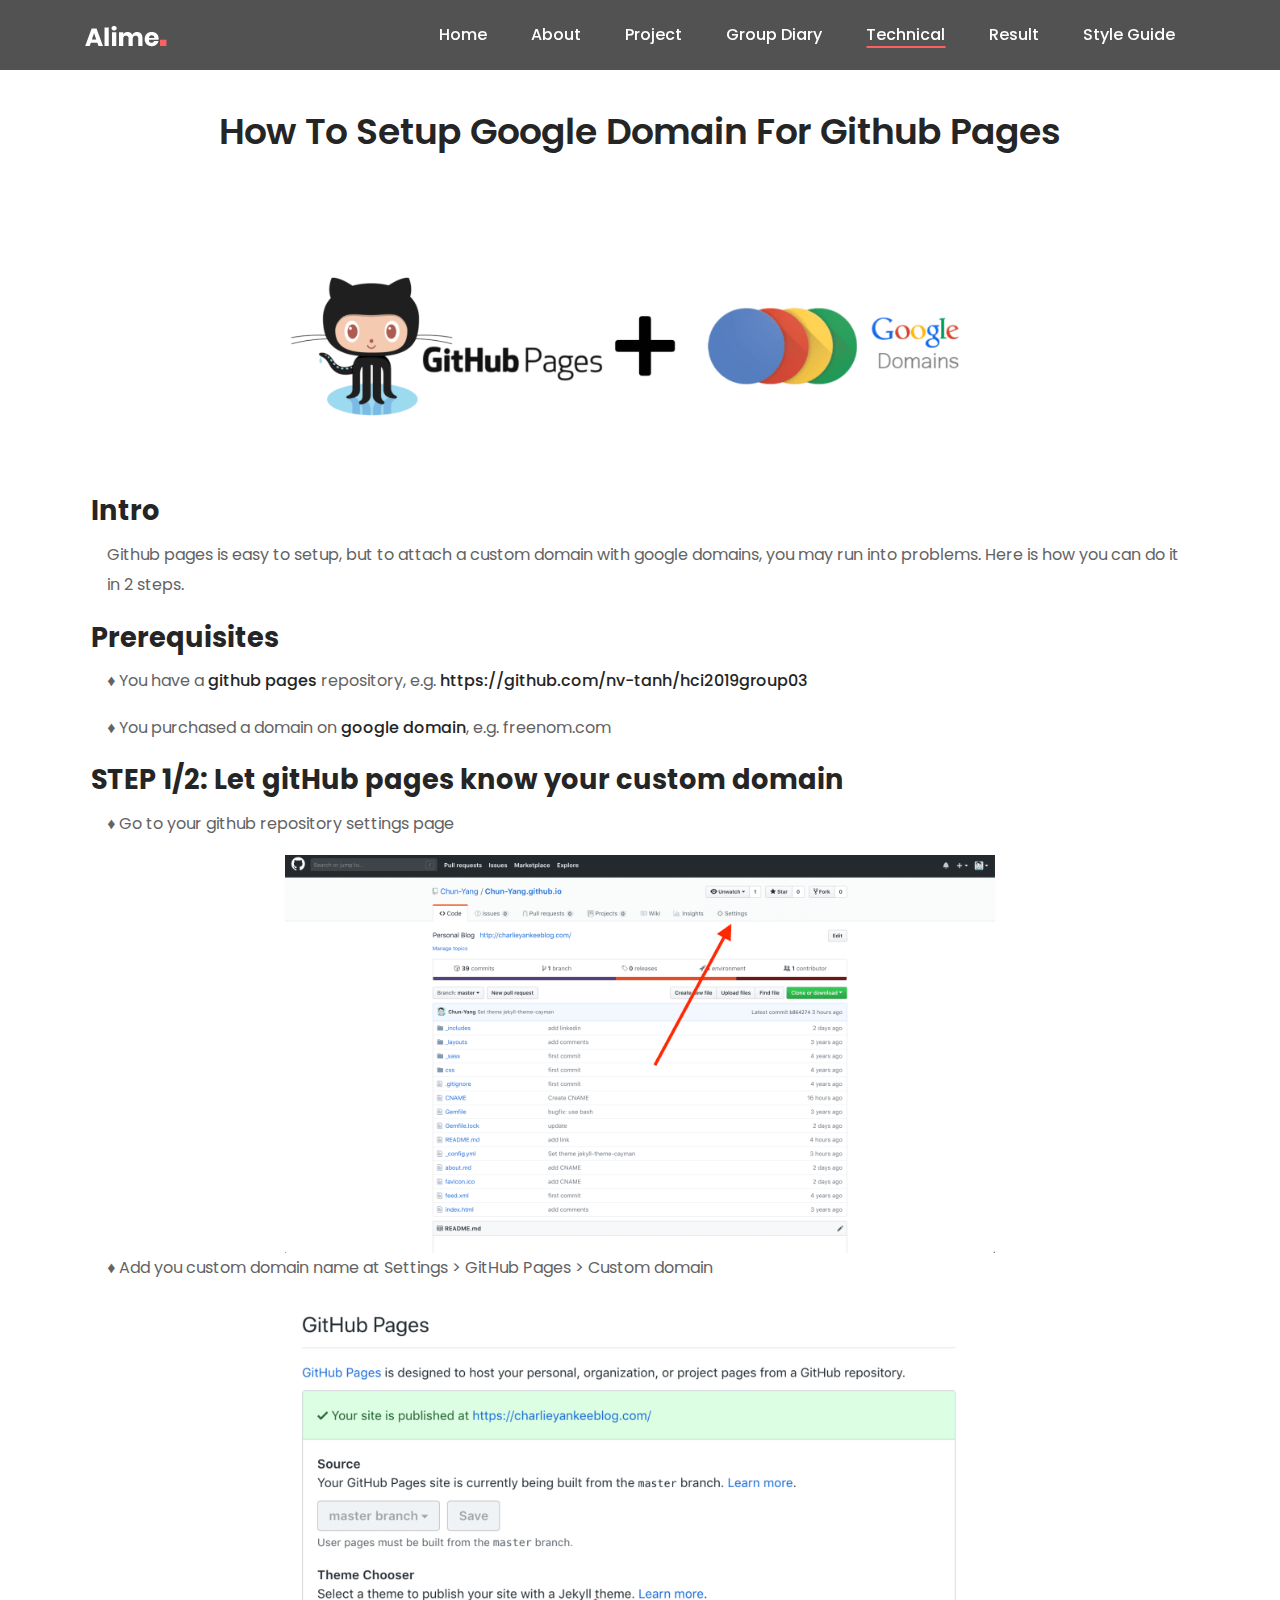
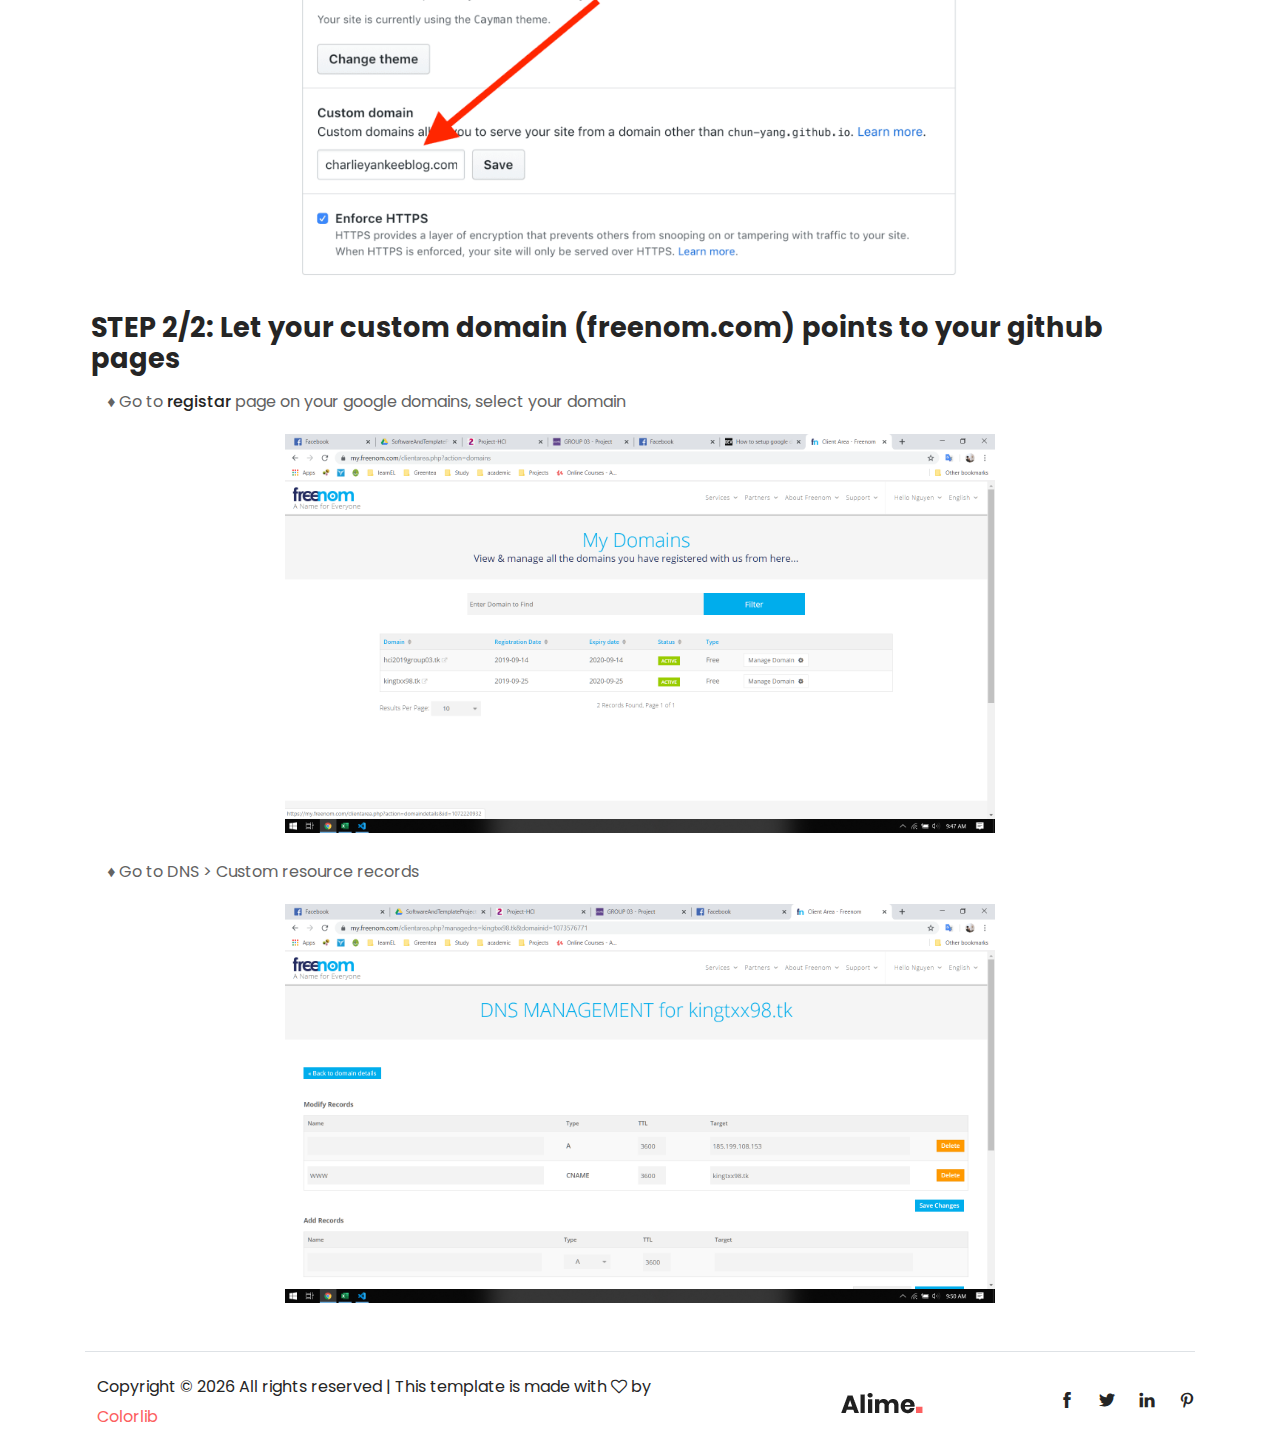
<file: technical.html>
<!DOCTYPE html>
<html lang="en">

<head>
    <meta charset="UTF-8">
    <meta name="description" content="">
    <meta http-equiv="X-UA-Compatible" content="IE=edge">
    <meta name="viewport" content="width=device-width, initial-scale=1, shrink-to-fit=no">

    <!-- Title -->
    <title>GROUP 03 - Technical</title>

    <!-- Favicon -->
    <link rel="icon" href="./img/core-img/favicon.png">

    <!-- Stylesheet -->
    <link rel="stylesheet" href="style.css">
    <!--Phượng chỉnh-->
    <style>
        .container h4 {
            padding-top: 5px;
            font-size: 1.7em;
            font-weight: 700;
            line-height: 1.14em;
            padding-left: 6px;
            padding-right: 6px;
            padding-bottom: 0;
            margin-bottom: 0.5em;
        }

        .container p {
            margin-left: 2%;
        }

        .container .col-8 {
            margin: auto;
        }
    </style>

</head>

<body>
<!-- Preloader -->
<div id="preloader">
    <div class="loader"></div>
</div>
<!-- /Preloader -->

<!-- Header Area Start -->
<header class="header-area">
    <!-- Main Header Start -->
    <div class="main-header-area">
        <div class="classy-nav-container breakpoint-off">
            <div class="container">
                <!-- Classy Menu -->
                <nav class="classy-navbar justify-content-between" id="alimeNav">

                    <!-- Logo -->
                    <a class="nav-brand" href="./index.html"><img src="./img/core-img/logo.png" alt=""></a>

                    <!-- Navbar Toggler -->
                    <div class="classy-navbar-toggler">
                        <span class="navbarToggler"><span></span><span></span><span></span></span>
                    </div>

                    <!-- Menu -->
                    <div class="classy-menu">
                        <!-- Menu Close Button -->
                        <div class="classycloseIcon">
                            <div class="cross-wrap"><span class="top"></span><span class="bottom"></span></div>
                        </div>
                        <!-- Nav Start -->
                        <div class="classynav">
                            <ul id="nav">
                                <li><a href="./index.html">Home</a></li>
                                <li><a href="./about.html">About</a></li>
                                <li><a href="project.html">Project</a></li>
                                <li><a href="group-diary.html">Group Diary</a></li>
                                <li class="active"><a href="technical.html">Technical</a></li>
                                <li><a href="result.html">Result</a></li>
                                <li><a href="styleguide.html">Style Guide</a></li>
                            </ul>

                            <!-- Search Icon -->
                        </div>
                        <!-- Nav End -->
                    </div>
                </nav>
            </div>
        </div>
    </div>
</header>
<!-- Header Area End -->


<!-- Follow Area Start -->
<div class="follow-area clearfix section-padding-80-0">
    <div class="container">
        <div class="row">
            <div class="col-12">
                <div class="section-heading text-center">
                    <h2 class="mt-30">How to setup google domain for github pages</h2>
                </div>
                <div class="col-8">
                    <img src="img/project/google-domains-and-github-pages-cover.png">
                </div>
                <h4>Intro</h4>
                <p>Github pages is easy to setup, but to attach a custom domain with google domains, you may run into
                    problems. Here is how you can do it in 2 steps.</p>
                <h4>Prerequisites</h4>
                <p>&diams; You have a <a href="https://pages.github.com/">github pages</a> repository, e.g. <a
                        href="https://github.com/nv-tanh/hci2019group03">https://github.com/nv-tanh/hci2019group03</a>
                </p>
                <p>&diams; You purchased a domain on <a href="https://www.domains.google">google domain</a>, e.g.
                    freenom.com
                </p>
                </ul>
                <h4>
                    <a name="step-14-let-github-pages-know-your-custom-domain"
                       href="#step-14-let-github-pages-know-your-custom-domain" class="anchor">
                    </a>
                    STEP 1/2: Let gitHub pages know your custom domain
                </h4>
                <p>&diams; Go to your github repository settings page
                </p>
                <div class="col-8">
                    <img class="" src="img/project/github-settings.png">
                </div>
                <p>&diams; Add you custom domain name at Settings > GitHub Pages > Custom domain
                </p>
                <div class="col-8">
                    <img class="" src="img/project/github-github-pages.png">
                </div>
                <h4>
                    <a name="step-14-let-github-pages-know-your-custom-domain"
                       href="#step-14-let-github-pages-know-your-custom-domain" class="anchor">
                    </a>
                    STEP 2/2: Let your custom domain (freenom.com) points to your github pages
                </h4>
                <p>&diams; Go to <a href="https://domains.google.com/m/registrar/">registar</a> page on your google
                    domains,
                    select your domain<br>
                </p>
                <div class="col-8">
                    <img class="" src="img/project/freenom1.png">
                </div>
                <br>
                <p>&diams; Go to DNS > Custom resource records<br>
                </p>
                <div class="col-8">
                    <img class="" src="img/project/freenom2.png">
                </div>
            </div>
        </div>
    </div>
</div>
<!-- Follow Area End -->

<!-- Footer Area Start -->
<footer class="footer-area">
    <div class="container">
        <div class="row">

            <div class="col-12">
                <div class="border-top mt-5"></div>
                <div class="footer-content d-flex align-items-center justify-content-between">
                    <!-- Copywrite Text -->
                    <div class="copywrite-text">
                        <p>
                            <!-- Link back to Colorlib can't be removed. Template is licensed under CC BY 3.0. -->
                            Copyright &copy;
                            <script>document.write(new Date().getFullYear());</script>
                            All rights reserved | This template is made with <i class="fa fa-heart-o"
                                                                                aria-hidden="true"></i> by <a
                                href="https://colorlib.com"
                                target="_blank">Colorlib</a>
                            <!-- Link back to Colorlib can't be removed. Template is licensed under CC BY 3.0. -->
                        </p>
                    </div>
                    <!-- Footer Logo -->
                    <div class="footer-logo">
                        <a href="#"><img src="img/core-img/logo2.png" alt=""></a>
                    </div>
                    <!-- Social Info -->
                    <div class="social-info">
                        <a href="#"><i class="ti-facebook" aria-hidden="true"></i></a>
                        <a href="#"><i class="ti-twitter-alt" aria-hidden="true"></i></a>
                        <a href="#"><i class="ti-linkedin" aria-hidden="true"></i></a>
                        <a href="#"><i class="ti-pinterest" aria-hidden="true"></i></a>
                    </div>
                </div>
            </div>
        </div>
    </div>
</footer>
<!-- Footer Area End -->

<!-- **** All JS Files ***** -->
<!-- jQuery 2.2.4 -->
<script src="js/jquery.min.js"></script>
<!-- Popper -->
<script src="js/popper.min.js"></script>
<!-- Bootstrap -->
<script src="js/bootstrap.min.js"></script>
<!-- All Plugins -->
<script src="js/alime.bundle.js"></script>
<!-- Active -->
<script src="js/default-assets/active.js"></script>

</body>

</html>
</file>
<file: style.css>
/* ------------------------------------------
[Master Stylesheet]

Template Name: Alime - Photography HTML Template
Template Author: Colorlib
Template Author URL: http://colorlib.com
Version: 1.0.0
Last Update: Feb 22, 2019


[Tables of CSS Content]

+ body

    - 01.0 Reboot CSS
    - 02.0 Spacing CSS
    - 03.0 Preloader CSS
    - 04.0 Heading CSS
    - 05.0 Backtotop CSS
    - 06.0 Buttons CSS
    - 07.0 Header CSS
    - 08.0 Hero CSS
    - 09.0 Footer CSS
    - 10.0 Follow CSS
    - 11.0 About CSS
    - 12.0 Breadcrumb CSS
    - 13.0 Blog CSS
    - 14.0 Team CSS
    - 15.0 Gallery CSS
    - 16.0 Contact CSS

--------------------------------------------- */
/* Import Fonts & All CSS */
@import url("https://fonts.googleapis.com/css?family=Poppins:100,200,300,400,500,600,700");
@import url(css/bootstrap.min.css);
@import url(css/animate.css);
@import url(css/default-assets/classy-nav.css);
@import url(css/owl.carousel.min.css);
@import url(css/magnific-popup.css);
@import url(css/font-awesome.min.css);
@import url(css/default-assets/themify-icons.css);
@import url(css/style.css);

/* :: 01.0 Reboot CSS */
* {
  margin: 0;
  padding: 0;
}

body {
  font-family: "Poppins", sans-serif;
  font-weight: 400;
  font-size: 16px;
  position: relative;
  z-index: auto;
}

h1,
h2,
h3,
h4,
h5,
h6 {
  font-family: "Poppins", sans-serif;
  color: #252525;
  line-height: 1.3;
  font-weight: 600;
}

span {
  font-family: "Poppins", sans-serif;
  color: royalblue;
}

a,
a:active,
a:focus,
a:hover {
  color: #252525;
  text-decoration: none;
  -webkit-transition-duration: 500ms;
  -o-transition-duration: 500ms;
  transition-duration: 500ms;
  outline: none;
  font-weight: 500;
}

li {
  list-style: none;
}

p {
  line-height: 1.9;
  color: #636363;
  font-size: 16px;
  font-weight: 400;
}

img {
  width: 100%;
  height: auto;
}

ul {
  margin: 0;
  padding: 0;
}

ul li {
  margin: 0;
  padding: 0;
}

.bg-overlay {
  position: relative;
  z-index: 1;
}

.bg-overlay::after {
  position: absolute;
  content: "";
  height: 100%;
  width: 100%;
  top: 0;
  left: 0;
  z-index: -1;
  background-color: rgba(0, 0, 0, 0.4);
}

.bg-img {
  background-position: center center !important;
  background-size: cover !important;
  background-repeat: no-repeat !important;
}

.jarallax {
  position: relative;
  z-index: 0;
}

.jarallax>.jarallax-img {
  position: absolute;
  object-fit: cover;
  font-family: 'object-fit: cover';
  top: 0;
  left: 0;
  width: 100%;
  height: 100%;
  z-index: -1;
}

.mfp-image-holder .mfp-close,
.mfp-iframe-holder .mfp-close {
  position: fixed;
  z-index: 100;
  color: #ffffff;
  right: 20px;
  text-align: center;
  padding-right: 0;
  width: 100%;
  top: 20px;
  width: 30px;
  background: #fc6060;
  height: 30px;
  line-height: 30px;
}

img.mfp-img {
  -webkit-box-shadow: 0 2px 40px 8px rgba(15, 15, 15, 0.15);
  box-shadow: 0 2px 40px 8px rgba(15, 15, 15, 0.15);
}

button.mfp-close,
button.mfp-arrow {
  background: #fc6060;
}

.mfp-bottom-bar {
  display: none !important;
}

.mfp-bg {
  background-color: #000000;
}

.bg-transparent {
  background-color: transparent !important;
}

.bg-gray {
  background-color: #f7f7f7 !important;
}

textarea:focus,
input:focus {
  outline: none;
}

textarea:invalid,
input:invalid,
textarea:required,
input:required {
  box-shadow: none !important;
}

.border {
  border-color: #ebebeb;
}

.mfp-arrow-left::after {
  border-right-color: transparent;
}

.mfp-arrow-left::before {
  border-right-color: #ffffff;
}

.mfp-arrow-right::after {
  border-left-color: transparent;
}

.mfp-arrow-right::before {
  border-left-color: #ffffff;
}

/* :: 02.0 Spacing CSS */
.mt-15 {
  margin-top: 15px;
}

.mt-30 {
  margin-top: 30px;
}

.mt-40 {
  margin-top: 40px;
}

.mt-50 {
  margin-top: 50px;
}

.mt-70 {
  margin-top: 70px;
}

.mt-80 {
  margin-top: 80px;
}

.mt-100 {
  margin-top: 100px;
}

.mt-150 {
  margin-top: 150px;
}

.mr-15 {
  margin-right: 15px;
}

.mr-30 {
  margin-right: 30px;
}

.mr-50 {
  margin-right: 50px;
}

.mr-100 {
  margin-right: 100px;
}

.mb-10 {
  margin-bottom: 10px;
}

.mb-15 {
  margin-bottom: 15px;
}

.mb-30 {
  margin-bottom: 30px;
}

.mb-40 {
  margin-bottom: 40px;
}

.mb-50 {
  margin-bottom: 50px;
}

.mb-60 {
  margin-bottom: 60px;
}

.mb-70 {
  margin-bottom: 70px;
}

.mb-80 {
  margin-bottom: 80px;
}

.mb-100 {
  margin-bottom: 100px;
}

.ml-15 {
  margin-left: 15px;
}

.ml-30 {
  margin-left: 30px;
}

.ml-50 {
  margin-left: 50px;
}

.ml-100 {
  margin-left: 100px;
}

.pt-50 {
  padding-top: 50px !important;
}

.section-padding-80 {
  padding-top: 80px;
  padding-bottom: 80px;
}

.section-padding-0-80 {
  padding-top: 0;
  padding-bottom: 80px;
}

.section-padding-80-0 {
  padding-top: 80px;
  padding-bottom: 0;
}

.section-padding-80-50 {
  padding-top: 80px;
  padding-bottom: 50px;
}

.section-padding-100 {
  padding-top: 100px;
  padding-bottom: 100px;
}

.section-padding-0-100 {
  padding-top: 0;
  padding-bottom: 100px;
}

.section-padding-100-0 {
  padding-top: 100px;
  padding-bottom: 0;
}

/* :: 3.0 Preloader CSS */
#preloader {
  position: fixed;
  width: 100%;
  height: 100%;
  z-index: 9999999;
  top: 0;
  left: 0;
  background-color: #ffffff;
  display: -webkit-box;
  display: -ms-flexbox;
  display: flex;
  -webkit-box-align: center;
  -ms-flex-align: center;
  align-items: center;
  -webkit-box-pack: center;
  -ms-flex-pack: center;
  justify-content: center;
  overflow: hidden;
}

.loader,
.loader:before,
.loader:after {
  border-radius: 50%;
  width: 2.5em;
  height: 2.5em;
  -webkit-animation-fill-mode: both;
  animation-fill-mode: both;
  -webkit-animation: load7 1.8s infinite ease-in-out;
  animation: load7 1.8s infinite ease-in-out;
}

.loader {
  margin-top: -20px;
  color: #fc6060;
  font-size: 6px;
  position: relative;
  -webkit-transform: translateZ(0);
  -ms-transform: translateZ(0);
  transform: translateZ(0);
  -webkit-animation-delay: -0.16s;
  animation-delay: -0.16s;
}

.loader:before,
.loader:after {
  content: '';
  position: absolute;
  top: 0;
}

.loader:before {
  left: -3.5em;
  -webkit-animation-delay: -0.32s;
  animation-delay: -0.32s;
}

.loader:after {
  left: 3.5em;
}

@-webkit-keyframes load7 {

  0%,
  80%,
  100% {
    box-shadow: 0 2.5em 0 -1.3em;
  }

  40% {
    box-shadow: 0 2.5em 0 0;
  }
}

@keyframes load7 {

  0%,
  80%,
  100% {
    box-shadow: 0 2.5em 0 -1.3em;
  }

  40% {
    box-shadow: 0 2.5em 0 0;
  }
}

/* :: 4.0 Heading CSS */
.section-heading {
  position: relative;
  z-index: 1;
  margin-bottom: 50px;
}

.section-heading h2 {
  font-size: 36px;
  text-transform: capitalize;
  margin-bottom: 5px;
  display: block;
  line-height: 1.2;
}

@media only screen and (max-width: 767px) {
  .section-heading h2 {
    font-size: 24px;
  }
}

.section-heading p {
  margin-bottom: 0;
}

.section-heading.white p,
.section-heading.white h2 {
  color: #ffffff;
}

/* :: 5.0 Backtotop CSS */
#scrollUp {
  position: fixed;
  right: 40px;
  font-size: 20px;
  line-height: 40px;
  width: 40px;
  height: 40px;
  bottom: 40px;
  background-color: #fc6060;
  color: #ffffff;
  text-align: center;
  -webkit-transition-duration: 500ms;
  -o-transition-duration: 500ms;
  transition-duration: 500ms;
  border-radius: 50%;
  -webkit-box-shadow: 0 2px 40px 8px rgba(15, 15, 15, 0.15);
  box-shadow: 0 2px 40px 8px rgba(15, 15, 15, 0.15);
  z-index: 15962536;
}

@media only screen and (max-width: 767px) {
  #scrollUp {
    right: 20px;
    bottom: 20px;
  }
}

#scrollUp:focus,
#scrollUp:hover {
  background-color: #000000;
  color: #ffffff;
}

/* :: 6.0 Buttons CSS */
.btn:focus {
  box-shadow: none;
}

.alime-btn {
  position: relative;
  z-index: 1;
  min-width: 160px;
  height: 46px;
  line-height: 42px;
  font-size: 16px;
  font-weight: 500;
  display: inline-block;
  padding: 0 30px;
  text-align: center;
  text-transform: capitalize;
  background-color: transparent;
  color: #ffffff;
  border: 2px solid #fc6060;
  border-radius: 60px;
  -webkit-transition-duration: 500ms;
  -o-transition-duration: 500ms;
  transition-duration: 500ms;
}

.alime-btn.btn-2 {
  color: #252525;
}

.alime-btn:focus,
.alime-btn:hover {
  font-weight: 500;
  -webkit-box-shadow: 0 2px 40px 8px rgba(15, 15, 15, 0.15);
  box-shadow: 0 2px 40px 8px rgba(15, 15, 15, 0.15);
  background-color: #fc6060;
  color: #ffffff;
}

.badges-btn {
  background-color: #ebebeb;
  padding: 5px 15px;
  display: inline-block;
  color: #636363;
  font-size: 12px;
  font-weight: 500;
  text-transform: uppercase;
  border-radius: 2px;
  -webkit-transition-duration: 500ms;
  -o-transition-duration: 500ms;
  transition-duration: 500ms;
  letter-spacing: 1px;
}

.badges-btn:hover,
.badges-btn:focus {
  background-color: #fc6060;
  color: #ffffff;
  font-weight: 500;
}

/* :: 7.0 Header CSS */
.header-area {
  position: fixed;
  z-index: 100;
  width: 100%;
  -webkit-transition-duration: 500ms;
  -o-transition-duration: 500ms;
  transition-duration: 500ms;
  background-color: rgba(0, 0, 0, 0.6);
}

.header-area .search-icon {
  position: relative;
  z-index: 1;
  margin-left: 80px;
}

.header-area .search-icon i {
  font-size: 18px;
  color: #ffffff;
  cursor: pointer;
}

.top-search-area .modal {
  background-color: rgba(0, 0, 0, 0.7);
}

.top-search-area .modal-content .modal-body {
  padding: 50px;
}

.top-search-area .modal-content .modal-body button.close-btn {
  position: absolute;
  top: 15px;
  right: 15px;
  z-index: 10;
  font-size: 14px;
}

.top-search-area .modal-content .modal-body button.close-btn.btn {
  padding: 0;
  background-color: transparent;
}

.top-search-area form {
  width: 100%;
  position: relative;
  z-index: 1;
}

.top-search-area form input {
  width: 100%;
  height: 50px;
  border: none;
  -webkit-box-shadow: 0 0 30px 15px rgba(0, 0, 0, 0.08);
  box-shadow: 0 0 30px 15px rgba(0, 0, 0, 0.08);
  border-radius: 6px;
  font-size: 12px;
  font-style: italic;
  padding: 0 20px;
}

.top-search-area form input:focus {
  -webkit-box-shadow: 0 0 30px 15px rgba(0, 0, 0, 0.08);
  box-shadow: 0 0 30px 15px rgba(0, 0, 0, 0.08);
}

.top-search-area form button {
  position: absolute;
  width: 100px;
  height: 50px;
  top: 0;
  right: 0;
  z-index: 10;
  border-radius: 0 6px 6px 0;
  border: none;
  background-color: #fc6060;
  font-weight: 600;
  font-size: 14px;
  text-transform: uppercase;
  text-align: center;
  color: #ffffff;
  cursor: pointer;
}

.classy-nav-container {
  background-color: transparent;
  padding: 0;
}

.classy-nav-container .classy-navbar {
  -webkit-transition-duration: 500ms;
  -o-transition-duration: 500ms;
  transition-duration: 500ms;
  height: 70px;
  padding: 0;
}

@media only screen and (max-width: 767px) {
  .classy-nav-container .classy-navbar .nav-brand {
    max-width: 90px;
    margin-right: 15px;
  }
}

.classy-nav-container .classy-navbar .classynav ul li a {
  font-size: 16px;
  text-transform: capitalize;
  color: #ffffff;
  font-weight: 500;
  padding: 0 20px;
}

.classy-nav-container .classy-navbar .classynav ul li a:hover,
.classy-nav-container .classy-navbar .classynav ul li a:focus {
  color: #fc6060;
}

@media only screen and (min-width: 992px) and (max-width: 1199px) {
  .classy-nav-container .classy-navbar .classynav ul li a {
    font-size: 14px;
  }
}

@media only screen and (min-width: 768px) and (max-width: 991px) {
  .classy-nav-container .classy-navbar .classynav ul li a {
    font-size: 14px;
    color: #252525;
  }

  .classy-nav-container .classy-navbar .classynav ul li a:hover,
  .classy-nav-container .classy-navbar .classynav ul li a:focus {
    color: #fc6060;
  }
}

@media only screen and (max-width: 767px) {
  .classy-nav-container .classy-navbar .classynav ul li a {
    font-size: 14px;
    color: #252525;
  }

  .classy-nav-container .classy-navbar .classynav ul li a:hover,
  .classy-nav-container .classy-navbar .classynav ul li a:focus {
    color: #fc6060;
  }
}

.classy-nav-container .classy-navbar .classynav ul li.cn-dropdown-item ul li a,
.classy-nav-container .classy-navbar .classynav ul li.megamenu-item ul li a {
  font-size: 14px;
  text-transform: capitalize;
  height: 42px;
  line-height: 42px;
  padding: 0 30px;
  color: #252525;
}

.classy-nav-container .classy-navbar .classynav ul li.cn-dropdown-item ul li a:focus,
.classy-nav-container .classy-navbar .classynav ul li.cn-dropdown-item ul li a:hover,
.classy-nav-container .classy-navbar .classynav ul li.megamenu-item ul li a:focus,
.classy-nav-container .classy-navbar .classynav ul li.megamenu-item ul li a:hover {
  color: #fc6060;
}

.classynav ul li.active a {
  position: relative;
  z-index: 1;
}

.classynav ul li.active a::before {
  width: calc(100% - 40px);
  height: 2px;
  background-color: #fc6060;
  position: absolute;
  bottom: 7px;
  left: 0;
  z-index: 1;
  content: '';
  left: 50%;
  transform: translateX(-50%);
}

@media only screen and (min-width: 768px) and (max-width: 991px) {
  .classynav ul li.active a::before {
    display: none;
  }
}

@media only screen and (max-width: 767px) {
  .classynav ul li.active a::before {
    display: none;
  }
}

.classynav ul li.has-down>a::after,
.classynav ul li.has-down.active>a::after,
.classynav ul li.megamenu-item>a::after {
  color: #fc6060;
}

.breakpoint-off .classynav ul li .dropdown,
.breakpoint-off .classynav ul li .megamenu {
  width: 210px;
  -webkit-box-shadow: 0 2px 40px 8px rgba(15, 15, 15, 0.15);
  box-shadow: 0 2px 40px 8px rgba(15, 15, 15, 0.15);
  border-radius: 6px;
}

.breakpoint-off .classynav ul li .megamenu {
  width: 100%;
}

.classy-navbar-toggler .navbarToggler span {
  background-color: #252525;
}

.main-header-area {
  position: relative;
  z-index: 1;
  background-color: transparent;
  -webkit-transition-duration: 500ms;
  -o-transition-duration: 500ms;
  transition-duration: 500ms;
  height: 70px;
  background-color: rgba(0, 0, 0, 0.2);
}

.main-header-area.sticky {
  background-color: #000000;
}

.classy-navbar-toggler .navbarToggler span {
  background-color: #ffffff;
}

/* :: 8.0 Hero CSS */
.welcome-area {
  position: relative;
  z-index: 1;
}

.welcome-slides {
  position: relative;
  z-index: 1;
  overflow: hidden;
}

.welcome-slides .owl-prev,
.welcome-slides .owl-next {
  -webkit-transition-duration: 500ms;
  -o-transition-duration: 500ms;
  transition-duration: 500ms;
  width: 66px;
  height: 66px;
  border-radius: 50%;
  background-color: rgba(255, 255, 255, 0.1);
  position: absolute;
  top: 50%;
  left: 70px;
  margin-top: -33px;
  z-index: 10;
  text-align: center;
  line-height: 70px;
  color: #ffffff;
  font-size: 30px;
}

.welcome-slides .owl-prev:hover,
.welcome-slides .owl-prev:focus,
.welcome-slides .owl-next:hover,
.welcome-slides .owl-next:focus {
  background-color: #fc6060;
}

@media only screen and (min-width: 768px) and (max-width: 991px) {

  .welcome-slides .owl-prev,
  .welcome-slides .owl-next {
    left: 30px;
  }
}

@media only screen and (max-width: 767px) {

  .welcome-slides .owl-prev,
  .welcome-slides .owl-next {
    width: 40px;
    left: 15px;
    height: 40px;
    font-size: 18px;
    line-height: 44px;
  }
}

.welcome-slides .owl-next {
  left: auto;
  right: 70px;
}

@media only screen and (min-width: 768px) and (max-width: 991px) {
  .welcome-slides .owl-next {
    right: 30px;
  }
}

@media only screen and (max-width: 767px) {
  .welcome-slides .owl-next {
    right: 15px;
  }
}

.single-welcome-slide {
  position: relative;
  z-index: 2;
  width: 100%;
  height: 880px;
  background-color: #fc6060;
}

@media only screen and (min-width: 992px) and (max-width: 1199px) {
  .single-welcome-slide {
    height: 750px;
  }
}

@media only screen and (min-width: 768px) and (max-width: 991px) {
  .single-welcome-slide {
    height: 750px;
  }
}

@media only screen and (max-width: 767px) {
  .single-welcome-slide {
    height: 600px;
  }
}

.single-welcome-slide .welcome-text {
  position: relative;
  z-index: 1;
}

.single-welcome-slide .welcome-text h2 {
  font-weight: 700;
  font-size: 70px;
  display: block;
  margin-bottom: 0;
  background: -webkit-linear-gradient(#ff9696, #ffe89e);
  -webkit-background-clip: text;
  -webkit-text-fill-color: transparent;
}

@media only screen and (max-width: 767px) {
  .single-welcome-slide .welcome-text h2 {
    font-size: 42px;
  }
}

.single-welcome-slide .welcome-text p {
  color: #ffffff;
  margin-bottom: 50px;
  display: block;
}

.single-welcome-slide .welcome-text .hero-mail-contact {
  color: #ffffff;
  font-style: italic;
  text-decoration: underline;
}

.single-welcome-slide .welcome-text .hero-mail-contact:hover,
.single-welcome-slide .welcome-text .hero-mail-contact:focus {
  color: #fc6060;
}

/* :: 9.0 Footer CSS */
.footer-content {
  padding: 20px 0;
}

.footer-content .copywrite-text {
  position: relative;
  z-index: 1;
}

.footer-content .copywrite-text p {
  margin-bottom: 0;
  color: #252525;
}

@media only screen and (max-width: 767px) {
  .footer-content .copywrite-text p {
    font-size: 12px;
  }
}

.footer-content .copywrite-text p a {
  color: #fc6060;
  font-weight: 400;
}

@media only screen and (max-width: 767px) {
  .footer-content .copywrite-text p a {
    font-size: 12px;
  }
}

@media only screen and (max-width: 767px) {
  .footer-content .footer-logo a img {
    max-width: 50px;
  }
}

.footer-content .social-info a {
  color: #252525;
  font-size: 16px;
  margin-right: 20px;
}

.footer-content .social-info a:last-child {
  margin-right: 0;
}

@media only screen and (max-width: 767px) {
  .footer-content .social-info a {
    margin-right: 5px;
    font-size: 12px;
  }
}

.footer-content .social-info a:hover,
.footer-content .social-info a:focus {
  color: #fc6060;
}

/* :: 10.0 Follow CSS */
.single-instagram-item {
  position: relative;
  z-index: 1;
  overflow: hidden;
  -webkit-transition-duration: 500ms;
  -o-transition-duration: 500ms;
  transition-duration: 500ms;
}

.single-instagram-item img {
  width: 100%;
  -webkit-transition-duration: 1500ms;
  -o-transition-duration: 1500ms;
  transition-duration: 1500ms;
}

.single-instagram-item .instagram-hover-content {
  width: 100%;
  height: 100%;
  position: absolute;
  top: 0;
  bottom: 0;
  left: 0;
  right: 0;
  background-color: rgba(252, 96, 96, 0.9);
  opacity: 0;
  visibility: hidden;
  -webkit-transition-duration: 500ms;
  -o-transition-duration: 500ms;
  transition-duration: 500ms;
}

.single-instagram-item .instagram-hover-content a {
  text-align: center;
}

.single-instagram-item .instagram-hover-content a i {
  color: #ffffff;
  font-size: 32px;
  display: block;
  margin-bottom: 15px;
}

.single-instagram-item .instagram-hover-content a span {
  font-size: 14px;
  margin-bottom: 0;
  color: #ffffff;
}

@media only screen and (min-width: 992px) and (max-width: 1199px) {
  .single-instagram-item .instagram-hover-content a span {
    font-size: 12px;
  }
}

@media only screen and (min-width: 768px) and (max-width: 991px) {
  .single-instagram-item .instagram-hover-content a span {
    font-size: 12px;
  }
}

@media only screen and (max-width: 767px) {
  .single-instagram-item .instagram-hover-content a span {
    font-size: 12px;
  }
}

.single-instagram-item:hover img {
  -webkit-transform: scale(1.1);
  -ms-transform: scale(1.1);
  transform: scale(1.1);
}

.single-instagram-item:hover .instagram-hover-content {
  opacity: 1;
  visibility: visible;
}

.instagram-gallery-single-item:hover .instagram-hover-content .zoom-img {
  margin-top: 0;
  opacity: 1;
}

/* :: 11.0 About CSS */
.about-us-content h3 {
  font-size: 36px;
  display: block;
  margin-bottom: 5px;
}

@media only screen and (max-width: 767px) {
  .about-us-content h3 {
    font-size: 24px;
  }
}

.about-us-content .line {
  height: 3px;
  width: 70px;
  background-color: #fc6060;
  margin-bottom: 30px;
}

.about-video-area {
  position: relative;
  z-index: 1;
  border-radius: 10px;
}

.about-video-area img {
  -webkit-box-shadow: 3px 0 24px rgba(0, 0, 0, 0.15);
  box-shadow: 3px 0 24px rgba(0, 0, 0, 0.15);
  width: 100%;
  border-radius: 10px;
}

.about-video-area .video-icon a {
  position: absolute;
  top: 50%;
  left: 50%;
  z-index: 99;
  -webkit-transform: translate(-50%, -50%);
  -ms-transform: translate(-50%, -50%);
  transform: translate(-50%, -50%);
  color: #ffffff;
  height: 50px;
  width: 50px;
  display: inline-block;
  background-color: #fc6060;
  text-align: center;
  line-height: 56px;
  font-size: 38px;
  border-radius: 50%;
}

.about-video-area .video-icon a::after {
  content: '';
  position: absolute;
  width: 0%;
  height: 0%;
  border-radius: 50%;
  background-color: transparent;
  top: 50%;
  left: 50%;
  -webkit-transform: translate(-50%, -50%);
  -ms-transform: translate(-50%, -50%);
  transform: translate(-50%, -50%);
  border: 2px solid #fc6060;
  -webkit-animation: video-icon 1200ms linear infinite;
  animation: video-icon 1200ms linear infinite;
  z-index: -10;
}

.about-video-area .video-icon a:hover,
.about-video-area .video-icon a:focus {
  background-color: #000000;
}

.about-video-area .video-icon a:hover::after,
.about-video-area .video-icon a:focus::after {
  border: 2px solid #000000;
}

@-webkit-keyframes video-icon {
  0% {
    width: 0;
    height: 0;
    opacity: 1;
  }

  50% {
    width: 100%;
    height: 100%;
    opacity: 1;
  }

  100% {
    width: 200%;
    height: 200%;
    opacity: 0;
  }
}

@keyframes video-icon {
  0% {
    width: 0;
    height: 0;
    opacity: 1;
  }

  50% {
    width: 100%;
    height: 100%;
    opacity: 1;
  }

  100% {
    width: 200%;
    height: 200%;
    opacity: 0;
  }
}

.why-choose-us-content {
  -webkit-transition-duration: 800ms;
  -o-transition-duration: 800ms;
  transition-duration: 800ms;
  background-color: #ffffff;
  padding: 80px 30px 50px;
  border-radius: 10px;
  box-shadow: 3px 0 15px -1px rgba(0, 0, 0, 0.15);
  position: relative;
  z-index: 1;
  margin-top: 50px;
}

.why-choose-us-content .chosse-us-icon {
  -webkit-transition-duration: 800ms;
  -o-transition-duration: 800ms;
  transition-duration: 800ms;
  height: 76px;
  width: 76px;
  display: inline-block;
  text-align: center;
  line-height: 76px;
  border-radius: 50%;
  color: #ffffff;
  font-size: 30px;
  position: absolute;
  top: -38px;
  left: 50%;
  margin-left: -38px;
}
.why-choose-us-content .chosse-us-icon img {
  border-radius: 50%;
}
.why-choose-us-content h4 {
  font-size: 16px!important;
  font-weight: 500;
  margin-bottom: 15px;
  -webkit-transition-duration: 800ms;
  -o-transition-duration: 800ms;
  transition-duration: 800ms;
}
.why-choose-us-content span {
  color: dodgerblue;
}
.why-choose-us-content p {
  -webkit-transition-duration: 800ms;
  -o-transition-duration: 800ms;
  transition-duration: 800ms;
  font-size: 14px;
  margin-bottom: 0;
}


.why-choose-us-content:hover,
.why-choose-us-content:focus {
  -webkit-box-shadow: 0px 6px 25px 1px rgba(252,96,96,1);
  -moz-box-shadow: 0px 6px 25px 1px rgba(252,96,96,1);
  box-shadow: 0px 6px 25px 1px rgba(252,96,96,1);
}



/* :: 12.0 Breadcrumb CSS */
.breadcrumb-area {
  position: relative;
  z-index: 1;
  height: 370px;
}

@media only screen and (max-width: 767px) {
  .breadcrumb-area {
    height: 240px;
  }
}

.breadcrumb-area .page-title {
  color: #ffffff;
  font-size: 36px;
}

@media only screen and (max-width: 767px) {
  .breadcrumb-area .page-title {
    font-size: 24px;
  }
}

.breadcrumb-content {
  position: relative;
  z-index: 1;
  margin-top: 70px;
}

.breadcrumb-content .breadcrumb {
  padding: 0;
  background-color: transparent;
  margin-bottom: 0;
}

.breadcrumb-content .breadcrumb .breadcrumb-item {
  color: #fc6060;
  font-weight: 400;
  font-size: 16px;
}

.breadcrumb-content .breadcrumb .breadcrumb-item a {
  font-size: 16px;
  color: #ffffff;
  font-weight: 400;
}

.breadcrumb-content .breadcrumb .breadcrumb-item a:hover,
.breadcrumb-content .breadcrumb .breadcrumb-item a:focus {
  color: #fc6060;
}

.breadcrumb-content .breadcrumb .breadcrumb-item+.breadcrumb-item::before {
  content: '\f105';
  color: #ffffff;
  font-family: "FontAwesome";
}

.breadcrumb-area.blog {
  height: 550px;
}

.breadcrumb-area.blog .breadcrumb-content .post-catagory {
  padding: 2px 15px;
  border-radius: 2px;
  font-size: 12px;
  text-transform: uppercase;
  color: #ffffff;
  background-color: #fc6060;
  font-weight: 500;
  margin-bottom: 15px;
}

.breadcrumb-area.blog .breadcrumb-content .post-catagory:hover,
.breadcrumb-area.blog .breadcrumb-content .post-catagory:focus {
  font-weight: 500;
  background-color: #000000;
}

.breadcrumb-area.blog .breadcrumb-content .page-title {
  display: block;
  font-size: 48px;
  margin-bottom: 20px;
}

@media only screen and (max-width: 767px) {
  .breadcrumb-area.blog .breadcrumb-content .page-title {
    font-size: 30px;
  }
}

.breadcrumb-area.blog .breadcrumb-content .post-meta {
  position: relative;
  z-index: 1;
  margin-bottom: 5px;
}

.breadcrumb-area.blog .breadcrumb-content .post-meta a {
  position: relative;
  z-index: 1;
  font-size: 16px;
  color: #ffffff;
  font-weight: 500;
  margin-right: 21px;
}

@media only screen and (max-width: 767px) {
  .breadcrumb-area.blog .breadcrumb-content .post-meta a {
    font-size: 13px;
  }
}

.breadcrumb-area.blog .breadcrumb-content .post-meta a::after {
  content: '|';
  position: absolute;
  top: 0;
  right: -11px;
  z-index: 1;
}

.breadcrumb-area.blog .breadcrumb-content .post-meta a:last-child::after {
  display: none;
}

.breadcrumb-area.blog .breadcrumb-content .post-meta a:hover,
.breadcrumb-area.blog .breadcrumb-content .post-meta a:focus {
  color: #fc6060;
}

.breadcrumb-area.blog .breadcrumb-content .post-meta a:hover::after,
.breadcrumb-area.blog .breadcrumb-content .post-meta a:focus::after {
  color: #ffffff;
}

/* :: 13.0 Blog CSS */
.blog-details-text {
  position: relative;
  z-index: 1;
}

.blog-details-text .row {
  margin-right: -5px;
  margin-left: -5px;
}

.blog-details-text .row .col-12 {
  padding-right: 5px;
  padding-left: 5px;
}

.blog-details-text p {
  font-size: 18px;
  margin-bottom: 20px;
}

.alime-blockquote {
  position: relative;
  z-index: 1;
  margin-bottom: 30px;
  margin-top: 30px;
  border-left: 3px solid #fc6060;
  padding-left: 30px;
}

.alime-blockquote h4 {
  margin-bottom: 15px;
  font-size: 24px;
  color: #161715;
  line-height: 1.5;
  font-weight: 400;
}

@media only screen and (max-width: 767px) {
  .alime-blockquote h4 {
    font-size: 18px;
  }
}

.alime-blockquote h6 {
  font-size: 18px;
  color: #fc6060;
  text-transform: uppercase;
  margin-bottom: 0;
}

@media only screen and (max-width: 767px) {
  .alime-blockquote h6 {
    font-size: 14px;
  }
}

.post-author-area {
  position: relative;
  z-index: 1;
}

@media only screen and (max-width: 767px) {
  .post-author-area {
    -ms-flex-wrap: wrap;
    flex-wrap: wrap;
  }
}

@media only screen and (max-width: 767px) {
  .post-author-area .popular-tags {
    -webkit-box-flex: 0;
    -ms-flex: 0 0 100%;
    flex: 0 0 100%;
    max-width: 100%;
    width: 100%;
    margin-bottom: 30px;
  }
}

.post-author-area .popular-tags li {
  display: inline-block;
  float: left;
  margin: 3px;
}

@media only screen and (max-width: 767px) {
  .post-author-area .post-social-info {
    -webkit-box-flex: 0;
    -ms-flex: 0 0 100%;
    flex: 0 0 100%;
    max-width: 100%;
    width: 100%;
  }
}

.post-author-area .post-social-info p {
  margin-bottom: 0;
  margin-right: 20px;
  color: #252525;
}

.post-author-area .post-social-info a {
  display: inline-block;
  color: #625b66;
  margin-right: 20px;
  font-size: 14px;
}

.post-author-area .post-social-info a:last-child {
  margin-right: 0;
}

.post-author-area .post-social-info a:hover,
.post-author-area .post-social-info a:focus {
  color: #fc6060;
}

.alime-pager-area {
  position: relative;
  z-index: 1;
}

.alime-pager-area .previous,
.alime-pager-area .next {
  width: 100%;
  position: relative;
  z-index: 1;
  height: 290px;
}

@media only screen and (max-width: 767px) {

  .alime-pager-area .previous,
  .alime-pager-area .next {
    height: 180px;
  }
}

.alime-pager-area .previous::after,
.alime-pager-area .next::after {
  -webkit-transition-duration: 500ms;
  -o-transition-duration: 500ms;
  transition-duration: 500ms;
  width: 100%;
  height: 100%;
  position: absolute;
  z-index: 10;
  background-color: rgba(0, 0, 0, 0.7);
  top: 0;
  left: 0;
  content: '';
  opacity: 0;
  visibility: hidden;
}

.alime-pager-area .previous .overlay-content,
.alime-pager-area .next .overlay-content {
  position: absolute;
  width: 70%;
  height: 100%;
  top: 0;
  left: 15%;
  text-align: center;
  z-index: 100;
}

.alime-pager-area .previous .overlay-content .post-title,
.alime-pager-area .next .overlay-content .post-title {
  font-size: 24px;
  color: #ffffff;
  margin-bottom: 0;
}

@media only screen and (max-width: 767px) {

  .alime-pager-area .previous .overlay-content .post-title,
  .alime-pager-area .next .overlay-content .post-title {
    font-size: 14px;
  }
}

.alime-pager-area .previous .overlay-content .post-title:hover,
.alime-pager-area .previous .overlay-content .post-title:focus,
.alime-pager-area .next .overlay-content .post-title:hover,
.alime-pager-area .next .overlay-content .post-title:focus {
  color: #fc6060;
}

.alime-pager-area .previous .overlay-content .previous-link,
.alime-pager-area .previous .overlay-content .next-link,
.alime-pager-area .next .overlay-content .previous-link,
.alime-pager-area .next .overlay-content .next-link {
  -webkit-transition-duration: 500ms;
  -o-transition-duration: 500ms;
  transition-duration: 500ms;
  position: absolute;
  top: 50%;
  margin-top: -15px;
  left: -10%;
  width: 30px;
  height: 30px;
  line-height: 30px;
  font-size: 30px;
  color: #ffffff;
  z-index: 100;
  opacity: 0;
}

.alime-pager-area .previous .overlay-content .previous-link:hover,
.alime-pager-area .previous .overlay-content .previous-link:focus,
.alime-pager-area .previous .overlay-content .next-link:hover,
.alime-pager-area .previous .overlay-content .next-link:focus,
.alime-pager-area .next .overlay-content .previous-link:hover,
.alime-pager-area .next .overlay-content .previous-link:focus,
.alime-pager-area .next .overlay-content .next-link:hover,
.alime-pager-area .next .overlay-content .next-link:focus {
  color: #fc6060;
}

.alime-pager-area .previous:hover::after,
.alime-pager-area .previous:focus::after,
.alime-pager-area .next:hover::after,
.alime-pager-area .next:focus::after {
  opacity: 1;
  visibility: visible;
}

.alime-pager-area .previous:hover .previous-link,
.alime-pager-area .previous:hover .next-link,
.alime-pager-area .previous:focus .previous-link,
.alime-pager-area .previous:focus .next-link,
.alime-pager-area .next:hover .previous-link,
.alime-pager-area .next:hover .next-link,
.alime-pager-area .next:focus .previous-link,
.alime-pager-area .next:focus .next-link {
  opacity: 1;
}

.alime-pager-area .next .overlay-content .next-link {
  left: auto;
  right: -10%;
}

.pagination {
  position: relative;
  z-index: 1;
}

.pagination .page-item:last-child .page-link {
  border-top-right-radius: 3px;
  border-bottom-right-radius: 3px;
}

.pagination .page-item:first-child .page-link {
  margin-left: 0;
  border-top-left-radius: 3px;
  border-bottom-left-radius: 3px;
}

.pagination .page-link {
  padding: 12px 15px;
  color: #252525;
  border: none;
  background-color: #f7f7f7;
  margin-right: 5px;
  border-radius: 3px;
}

.pagination .page-link:hover,
.pagination .page-link:focus {
  background-color: #fc6060;
  color: #ffffff;
  border-color: #fc6060;
}

.pagination .page-link:focus {
  box-shadow: none;
}

.comment_area {
  position: relative;
  z-index: 1;
  padding-bottom: 20px;
  border-bottom: 1px solid #ebebeb;
}

.comment_area .single_comment_area {
  position: relative;
  z-index: 1;
}

.comment_area .single_comment_area::after {
  position: absolute;
  width: 1px;
  background-color: #ebebeb;
  height: 100%;
  content: '';
  top: 0;
  left: 90px;
  z-index: 1;
}

@media only screen and (max-width: 767px) {
  .comment_area .single_comment_area::after {
    left: 50px;
  }
}

.comment_area .single_comment_area .single_comment_area::after {
  display: none;
}

.comment_area .comment-content {
  position: relative;
  z-index: 1;
  margin-bottom: 40px;
}

.comment_area .comment-content .comment-author {
  -webkit-box-flex: 0;
  -ms-flex: 0 0 70px;
  flex: 0 0 70px;
  width: 70px;
  max-width: 70px;
  margin-right: 40px;
  border-radius: 50%;
}

@media only screen and (max-width: 767px) {
  .comment_area .comment-content .comment-author {
    -webkit-box-flex: 0;
    -ms-flex: 0 0 40px;
    flex: 0 0 40px;
    width: 40px;
    max-width: 40px;
    margin-right: 20px;
  }
}

.comment_area .comment-content .comment-author img {
  border-radius: 50%;
}

.comment_area .comment-content .comment-meta .post-date {
  font-size: 12px;
  text-transform: uppercase;
  display: block;
  margin-bottom: 5px;
  font-weight: 300;
  color: #b2b2b2;
  letter-spacing: 1px;
}

.comment_area .comment-content .comment-meta .post-date:hover,
.comment_area .comment-content .comment-meta .post-date:focus {
  color: #fc6060;
}

.comment_area .comment-content .comment-meta h5 {
  margin-bottom: 5px;
  font-size: 18px;
}

@media only screen and (max-width: 767px) {
  .comment_area .comment-content .comment-meta h5 {
    font-size: 16px;
  }
}

.comment_area .comment-content .comment-meta p {
  color: #636363;
  font-size: 14px;
}

@media only screen and (max-width: 767px) {
  .comment_area .comment-content .comment-meta p {
    font-size: 13px;
  }
}

.comment_area .comment-content .comment-meta .like,
.comment_area .comment-content .comment-meta .reply {
  display: inline-block;
  padding: 5px 25px 5px;
  font-size: 12px;
  font-weight: 600;
  border: 1px solid #ebebeb;
  text-transform: uppercase;
  border-radius: 2px;
}

.comment_area .comment-content .comment-meta .like:focus,
.comment_area .comment-content .comment-meta .like:hover,
.comment_area .comment-content .comment-meta .reply:focus,
.comment_area .comment-content .comment-meta .reply:hover {
  border-color: #fc6060;
  background-color: #fc6060;
  color: #ffffff;
}

.comment_area .children {
  margin-left: 120px;
}

@media only screen and (max-width: 767px) {
  .comment_area .children {
    margin-left: 60px;
  }
}

.comment_area .children .single_comment_area:last-of-type {
  margin-bottom: 0;
}

.comment_area .children .single_comment_area .comment-author {
  margin-right: 20px;
}

@media only screen and (max-width: 767px) {
  .comment_area .children .single_comment_area .comment-author {
    margin-right: 10px;
  }
}

.alime-blog-area {
  position: relative;
  z-index: 1;
}

.alime-blog-area .row {
  margin-right: -5px;
  margin-left: -5px;
}

.alime-blog-area .row .col-12 {
  padding-right: 5px;
  padding-left: 5px;
}

.single-post-area {
  position: relative;
  z-index: 1;
  margin-bottom: 10px;
  -webkit-transition-duration: 500ms;
  -o-transition-duration: 500ms;
  transition-duration: 500ms;
}

.single-post-area::after {
  position: absolute;
  width: 100%;
  height: 100%;
  top: 0;
  left: 0;
  background-color: rgba(0, 0, 0, 0.5);
  content: '';
  z-index: 1;
}

.single-post-area .post-thumbnail {
  display: block;
  overflow: hidden;
}

.single-post-area .post-thumbnail img {
  width: 100%;
  -webkit-transition-duration: 800ms;
  -o-transition-duration: 800ms;
  transition-duration: 800ms;
}

.single-post-area .post-catagory {
  position: absolute;
  padding: 2px 15px;
  border-radius: 2px;
  font-size: 12px;
  text-transform: uppercase;
  color: #ffffff;
  background-color: #fc6060;
  top: 15px;
  right: 15px;
  z-index: 20;
  font-weight: 500;
}

.single-post-area .post-catagory:hover,
.single-post-area .post-catagory:focus {
  font-weight: 500;
  background-color: #000000;
}

.single-post-area .post-content {
  position: absolute;
  left: 30px;
  bottom: 30px;
  right: 30px;
  z-index: 100;
}

.single-post-area .post-content .post-meta {
  position: relative;
  z-index: 1;
  margin-bottom: 5px;
}

.single-post-area .post-content .post-meta a {
  position: relative;
  z-index: 1;
  font-size: 13px;
  color: #ffffff;
  font-weight: 300;
  margin-right: 21px;
}

.single-post-area .post-content .post-meta a:last-child::after {
  content: '|';
  position: absolute;
  top: 0;
  left: -11px;
  z-index: 1;
}

.single-post-area .post-content .post-meta a:hover,
.single-post-area .post-content .post-meta a:focus {
  color: #fc6060;
}

.single-post-area .post-content .post-meta a:hover::after,
.single-post-area .post-content .post-meta a:focus::after {
  color: #ffffff;
}

.single-post-area .post-content .post-title {
  font-size: 20px;
  color: #ffffff;
  margin-bottom: 0;
}

@media only screen and (min-width: 992px) and (max-width: 1199px) {
  .single-post-area .post-content .post-title {
    font-size: 16px;
  }
}

.single-post-area .post-content .post-title:hover,
.single-post-area .post-content .post-title:focus {
  color: #fc6060;
}

.single-post-area:hover .post-thumbnail img,
.single-post-area:focus .post-thumbnail img {
  -webkit-transform: scale(1.4) rotate(10deg);
  -ms-transform: scale(1.4) rotate(10deg);
  transform: scale(1.4) rotate(10deg);
}

.related-news-area {
  position: relative;
  z-index: 1;
}

.related-news-area .row {
  margin-right: -5px;
  margin-left: -5px;
}

.related-news-area .row .col-12 {
  padding-right: 5px;
  padding-left: 5px;
}

/* :: 14.0 Team CSS */
.team-content-area {
  position: relative;
  z-index: 1;
  padding: 40px 20px;
  -webkit-box-shadow: 0 4px 20px 3px rgba(0, 0, 0, 0.1);
  box-shadow: 0 4px 20px 3px rgba(0, 0, 0, 0.1);
  border-radius: 10px;
  text-align: center;
  -webkit-transition-duration: 500ms;
  -o-transition-duration: 500ms;
  transition-duration: 500ms;
  background-color: #ffffff;
}

.team-content-area .member-thumb {
  margin: 0 auto 40px;
  width: 165px;
  height: 165px;
}

.team-content-area .member-thumb img {
  -webkit-transition-duration: 500ms;
  -o-transition-duration: 500ms;
  transition-duration: 500ms;
  width: 100%;
  border-radius: 50%;
}

img {
  height: 100%;
}

.team-content-area h5 {
  -webkit-transition-duration: 500ms;
  -o-transition-duration: 500ms;
  transition-duration: 500ms;
  font-size: 20px;
  font-weight: 500;
  margin-bottom: 0;
}

.team-content-area span {
  -webkit-transition-duration: 500ms;
  -o-transition-duration: 500ms;
  transition-duration: 500ms;
  color: #fc6060;
  font-size: 12px;
  text-transform: uppercase;
}

.team-content-area .member-social-info {
  position: relative;
  z-index: 1;
  margin-top: 30px;
}

.team-content-area .member-social-info a {
  color: #636363;
  font-size: 16px;
  margin: 0 10px;
  -webkit-transition-duration: 500ms;
  -o-transition-duration: 500ms;
  transition-duration: 500ms;
}

.team-content-area .member-social-info a:hover,
.team-content-area .member-social-info a:focus {
  color: #fc6060;
}

.team-content-area:hover,
.team-content-area:focus {
  background-color: #fc6060;
}

.team-content-area:hover .member-thumb img,
.team-content-area:focus .member-thumb img {
  -webkit-transform: rotate(25deg);
  -ms-transform: rotate(25deg);
  transform: rotate(25deg);
}

.team-content-area:hover h5,
.team-content-area:hover span,
.team-content-area:focus h5,
.team-content-area:focus span {
  color: #ffffff;
}

.team-content-area:hover .member-social-info a,
.team-content-area:focus .member-social-info a {
  color: #ffffff;
}

.team-content-area:hover .member-social-info a:hover,
.team-content-area:hover .member-social-info a:focus,
.team-content-area:focus .member-social-info a:hover,
.team-content-area:focus .member-social-info a:focus {
  color: #000000;
}

/* :: 15.0 Gallery CSS */
.alime-portfolio-area {
  position: relative;
  z-index: 1;
}

.alime-portfolio-area .container-fluid {
  padding-right: 10%;
  padding-left: 10%;
}

@media only screen and (min-width: 992px) and (max-width: 1199px) {
  .alime-portfolio-area .container-fluid {
    padding-right: 5%;
    padding-left: 5%;
  }
}

@media only screen and (min-width: 768px) and (max-width: 991px) {
  .alime-portfolio-area .container-fluid {
    padding-right: 5%;
    padding-left: 5%;
  }
}

@media only screen and (max-width: 767px) {
  .alime-portfolio-area .container-fluid {
    padding-right: 5%;
    padding-left: 5%;
  }
}

.alime-projects-menu {
  position: relative;
  z-index: 1;
  margin-bottom: 40px;
}

.alime-projects-menu .portfolio-menu .btn {
  position: relative;
  z-index: 1;
  padding: 0;
  border: 0;
  background-color: transparent;
  font-size: 20px;
  font-weight: 600;
  border-radius: 0;
  margin: 0 25px;
  -webkit-transition-duration: 500ms;
  -o-transition-duration: 500ms;
  transition-duration: 500ms;
}

@media only screen and (max-width: 767px) {
  .alime-projects-menu .portfolio-menu .btn {
    font-size: 14px;
    margin: 0 5px;
  }
}

.alime-projects-menu .portfolio-menu .btn::after {
  -webkit-transition-duration: 500ms;
  -o-transition-duration: 500ms;
  transition-duration: 500ms;
  position: absolute;
  width: 0%;
  height: 3px;
  background-color: #fc6060;
  content: '';
  bottom: -5px;
  left: 0;
  right: 0;
  z-index: 1;
}

.alime-projects-menu .portfolio-menu .btn.active::after {
  width: 100%;
}

.single-portfolio-content {
  position: relative;
  z-index: 1;
  -webkit-transition-duration: 500ms;
  -o-transition-duration: 500ms;
  transition-duration: 500ms;
  overflow: hidden;
}

.single-portfolio-content img {
  width: 100%;
  -webkit-transition-duration: 500ms;
  -o-transition-duration: 500ms;
  transition-duration: 500ms;
}

.single-portfolio-content .hover-content {
  -webkit-transition-duration: 500ms;
  -o-transition-duration: 500ms;
  transition-duration: 500ms;
  position: absolute;
  width: 100%;
  height: 100%;
  top: 0;
  left: 0;
  right: 0;
  background-color: rgba(0, 0, 0, 0.6);
  opacity: 0;
  visibility: hidden;
  z-index: 10;
}

.single-portfolio-content .hover-content a {
  position: absolute;
  top: 50%;
  left: 50%;
  margin-top: 0;
  margin-left: -26px;
  z-index: 100;
  display: inline-block;
  width: 52px;
  height: 52px;
  border-radius: 50%;
  background-color: #fc6060;
  text-align: center;
  line-height: 52px;
  font-size: 30px;
  color: #ffffff;
}

.single-portfolio-content .hover-content a:hover,
.single-portfolio-content .hover-content a:focus {
  background-color: #000000;
}

.single-portfolio-content:hover img,
.single-portfolio-content:focus img {
  -webkit-transform: scale(1.2);
  -ms-transform: scale(1.2);
  transform: scale(1.2);
}

.single-portfolio-content:hover .hover-content,
.single-portfolio-content:focus .hover-content {
  opacity: 1;
  visibility: visible;
}

.single-portfolio-content:hover .hover-content a,
.single-portfolio-content:focus .hover-content a {
  margin-top: -26px;
}

/* :: 16.0 Contact CSS */
.alime-contact-form .form-control {
  -webkit-transition-duration: 500ms;
  -o-transition-duration: 500ms;
  transition-duration: 500ms;
  width: 100%;
  height: 50px;
  padding: 0 20px;
  border-radius: 2px;
  color: #afb4bf;
  font-size: 14px;
  border: 1px solid #ebebeb;
}

.alime-contact-form .form-control:focus {
  box-shadow: none;
  border-color: #fc6060;
}

.alime-contact-form textarea.form-control {
  height: 120px;
  padding: 20px;
}

.contact-area .contact-title {
  font-size: 56px;
}

@media only screen and (max-width: 767px) {
  .contact-area .contact-title {
    font-size: 30px;
  }
}

.contact-area .contact-info p {
  font-size: 14px;
  margin-bottom: 5px;
}

.contact-area .contact-info a {
  font-size: 16px;
}

@media only screen and (min-width: 992px) and (max-width: 1199px) {
  .contact-area .contact-info a {
    font-size: 14px;
  }
}

#map {
  height: 600px;
  width: 100%;
}

@media only screen and (max-width: 767px) {
  #map {
    height: 400px;
  }
}

#map iframe {
  width: 100%;
  height: 100%;
  border: none !important;
  border-radius: 10px;
}

/*# sourceMappingURL=style.css.map */



/* kingtxx98 custom */
.avoid-header {
  margin-top: 120px;
}

table,
.tab-card {
  font-size: 14px !important;
}

.card-body .card-item-img img{
  width: 100%;
}
.section-padding-50 {
  padding-top: 1%;
}
.team-content-area h5 {
  font-size: 16px;
}
.team-content-area span {
  transition-duration: 500ms;
  color: #fc6060;
  font-size: 15px;
  text-transform: uppercase;
}
</file>
<file: css/custom.css>
/*Do Kim Phuong design*/
.btn-down {
    float: left;
    clear: right;
}

.btn-down1 {
    float: right;
}

.btn-primary2 {
    color: #fff;
    background-color: orange;
    border-color: orange;
}

.btn-primary2:hover {
    color: #fff;
    background-color: orangered;
    border-color: orangered;
}

.btn-primary3 {
    background: lightblue;
    border: 1px solid lightblue;
    color: black;
}


.content1 {
    display: flex;
    flex-direction: row;
    justify-content: space-between;
    align-items: center;
    margin-top: 10px;
}

.img {
    display: flex;
    flex-direction: column;
}
.intro {
    color: white!important;
    font-size: 12px!important;
}
.section-padding-50 {
    padding-top: 50px;
    padding-bottom: 40px;
}
.section-heading {
    position: relative;
    z-index: 1;
    margin-bottom: 25px;
}
</file>
<file: css/resultstyle.css>
/*Style Guide*/
hr {
    border-bottom: 1px solid #dfdfdf;
    margin-bottom: 25px;
    margin-top: 25px;
}

h1 {
    font-size: 30px;
}

h2 {
    font-size: 24px;
}

h3 {
    font-size: 22px;
}

h4 {
    font-size: 16px;
}

h5 {
    font-size: 14px;
}

h6 {
    font-size: 12px;
}

h1, h2, h3, h4, h5, h6 {
    font-family: "Poppins", sans-serif;
    color: #252525;
    line-height: 1.3;
    font-weight: 500;
}

span {
    color: #676462;
}

p {
    color: #676462;
    font-weight: 300;
    font-size: 16px;
}

.lead {
    font-size: 21px;
    font-weight: 500;
    line-height: 1.6;
    font-family: 'Poppins', sans-serif;
    color: #272625;
    margin-bottom: 30px;
}

.widget {
    margin-bottom: 30px;
    padding: 10px 20px 2px 30px;
    border-radius: 5px;
    background-color: #f4f7f6;
}

.blockquote {
    padding: 40px;
    border-radius: 5px;
    border: 0px;
    font-size: 21px;
    color: #676462;
    background-color: #f1f4f3;
}

.blockquote-content p {
    font-style: italic;
    font-family: 'Poppins', sans-serif;
    color: #676462;
    margin-bottom: 30px;
    line-height: 1.8;
    font-weight: 400;
}

.blocquote-author {
    font-weight: 500;
    font-size: 14px;
    text-transform: uppercase;
    font-style: normal;
    color: #302e2e;
    letter-spacing: 1px;
}

.circle-default-color {
    background-color: #59ca6d;
    height: 162px;
    width: 162px;
    border-radius: 50%;
    border: 5px solid #65e5ae;
}

.circle-primary-color {
    background-color: #ff7b02;
    height: 162px;
    width: 162px;
    border-radius: 50%;
    border: 5px solid #ffcab5;
}

.circle-heading-color {
    background-color: #272625;
    height: 162px;
    width: 162px;
    border-radius: 50%;
    border: 5px solid #92908e;
}

.circle-secondary-color {
    background-color: #676462;
    height: 162px;
    width: 162px;
    border-radius: 50%;
    border: 5px solid #b6b3b2;
}

.unordered ul {
    list-style: none;
    padding-left: 16px;
}

.unordered ul li {
    line-height: 2;
}

.angle {
    position: relative;
}

.angle-right li:before {
    font-family: FontAwesome;
    display: block;
    position: absolute;
    left: 0;
    font-size: 14px;
    color: #59ca6d;
    content: "\f101";
}

.ordered ol li {
    list-style-type: decimal;
    margin-left: 20px;
}

.ordered ol li {
    line-height: 2;
}

.altenate ul {
    list-style: none;
}

.altenate ul li {
    border-bottom: 1px solid #e1e0dd;
    line-height: 2.5;
}

.btn {
    font-family: 'Poppins', sans-serif;
    font-size: 13px;
    /* text-transform: uppercase; */
    font-weight: 700;
    padding: 14px 24px;
    margin-bottom: 4px;
    letter-spacing: 1.4px;
    border-radius: 50px;
    line-height: 1.6;
    border: transparent;
    -webkit-transition: all 0.3s;
    -moz-transition: all 0.3s;
    transition: all 0.3s;
    word-wrap: break-word;
    white-space: normal !important;
}
.btn1 {
    padding: 10px 20px;
    display: inline-block;
    font-weight: 400;
    color: #212529;
    text-align: center;
    vertical-align: middle;
    -webkit-user-select: none;
    -moz-user-select: none;
    -ms-user-select: none;
    user-select: none;
    background-color: transparent;
    border: 1px solid transparent;
    font-size: 13px;
    line-height: 1.5;
    border-radius: 1.75rem;
    transition: color .15s ease-in-out, background-color .15s ease-in-out, border-color .15s ease-in-out, box-shadow .15s ease-in-out
}
.btn-primary2 {
    color: #fff;
    background-color: orange;
    border-color: orange;
}

.btn-primary2:hover {
    color: #fff;
    background-color: orangered;
    border-color: orangered;
}
.mb20 {
    margin-bottom: 20px;
}

.btn-xs {
    padding: 10px 24px;
    font-size: 11px;
}

.btn-default {
    background-color: #59ca6d;
    color: #fff;
}

.btn-primary {
    background-color: #ff7b02;
    color: #fff;
}

.btn-link {
    color: #ff7b02;
    border-bottom: 2px solid #ff7b02;
    font-size: 12px;
    font-weight: 700;
    letter-spacing: 1.5px;
    text-transform: uppercase;
    -webkit-transition: all 0.3s;
    -moz-transition: all 0.3s;
    transition: all 0.3s;
}

.form-control {
    border-radius: 10px;
    text-transform: capitalize;
    color: #141313;
    font-size: 12px;
    font-weight: 500;
    width: 100%;
    height: 50px;
    padding: 14px;
    line-height: 1.42857143;
    background-image: none;
    border: 2px solid #dce0df;
    background-color: #fff;
    letter-spacing: 1px;
    margin-bottom: 10px;
    text-transform: uppercase;
    -webkit-box-shadow: inset 0 0px 0px rgba(0, 0, 0, .075);
    box-shadow: inset 0 0px 0px rgba(0, 0, 0, .075);
}

.icon i {
    padding: 14px;
    font-size: 22px;
}

.task li a {
    color: blue !important;
}

.judge {
    color: orangered !important;
}
.why-choose-us-content .chosse-us-icon img {
    padding: 4%;
    border-radius: 50%;
    border: 7px #d7dcda solid;
}
.why-choose-us-content .chosse-us-icon {
    -webkit-transition-duration: 800ms;
    -o-transition-duration: 800ms;
    transition-duration: 800ms;
    height: 100px;
    width: 100px;
    display: inline-block;
    text-align: center;
    line-height: 76px;
    border-radius: 50%;
    color: #ffffff;
    font-size: 30px;
    position: absolute;
    top: -8%;
    left: 50%;
    margin-left: -14%;
}
.why-choose-us-content {
    -webkit-transition-duration: 800ms;
    -o-transition-duration: 800ms;
    transition-duration: 800ms;
    background-color: #ffffff;
    padding: 80px 30px 30px;
    border-radius: 10px;
    box-shadow: 3px 0 15px -1px rgba(0, 0, 0, 0.15);
    position: relative;
    z-index: 1;
    margin-top: 50px;
}
.why-choose-us-content1 {
    -webkit-transition-duration: 800ms;
    -o-transition-duration: 800ms;
    transition-duration: 800ms;
    background-color: #ffffff;
    padding: 80px 30px 30px;
    border-radius: 10px;
    box-shadow: 3px 0 15px -1px rgba(0, 0, 0, 0.15);
    position: relative;
    z-index: 1;
    margin-top: 10px;
}
.why-choose-us-content1 .chosse-us-icon {
    -webkit-transition-duration: 800ms;
    -o-transition-duration: 800ms;
    transition-duration: 800ms;
    height: 100px;
    width: 100px;
    display: inline-block;
    text-align: center;
    line-height: 76px;
    border-radius: 50%;
    color: #ffffff;
    font-size: 30px;
    position: absolute;
    top: -8%;
    left: 50%;
    margin-left: -14%;
}
.why-choose-us-content:hover, .why-choose-us-content:focus {
    -webkit-box-shadow: -2px 2px 37px -5px rgba(252,96,96,1);
    -moz-box-shadow: -2px 2px 37px -5px rgba(252,96,96,1);
    box-shadow: -2px 2px 37px -5px rgba(252,96,96,1);
}
.why-choose-us-content:hover .chosse-us-icon img, .why-choose-us-content:focus .chosse-us-icon img {
    border: 7px #FC907F solid;
}
.why-choose-us-content1:hover, .why-choose-us-content1:focus {
    -webkit-box-shadow: -2px 2px 37px -5px rgba(252,96,96,1);
    -moz-box-shadow: -2px 2px 37px -5px rgba(252,96,96,1);
    box-shadow: -2px 2px 37px -5px rgba(252,96,96,1);
}
.why-choose-us-content1:hover .chosse-us-icon img, .why-choose-us-content1:focus .chosse-us-icon img {
    border: 7px #FC907F solid;
}
.why-choose-us-content1 .chosse-us-icon img {
    padding: 4%;
    border-radius: 50%;
    border: 7px #d7dcda solid;
}
.why-choose-us-content1 span {
    color: dodgerblue;
}
.price-block {
    padding: 10px;
    border-radius: 0px 0px 5px 5px;
    margin-top: -1px;
}

.price-bot ul {
    border-bottom: 1px #d7dcda dashed;
    margin-bottom: 16px;
    margin-top: 15px;
    padding-bottom: 16px;
}

.price-block ul li {
    color: #676462;
    line-height: 24px;
    font-size: 14px;
    font-weight: 500;
}

.price-content {
    position: relative;
}

.price-content-wrapper {
    /*height: 400px;*/
    overflow: hidden;
}

.price-text {
    color: #272625;
    position: absolute;
    font-weight: 500;
    top: -2px;
    right: 0px;
}
</file>
